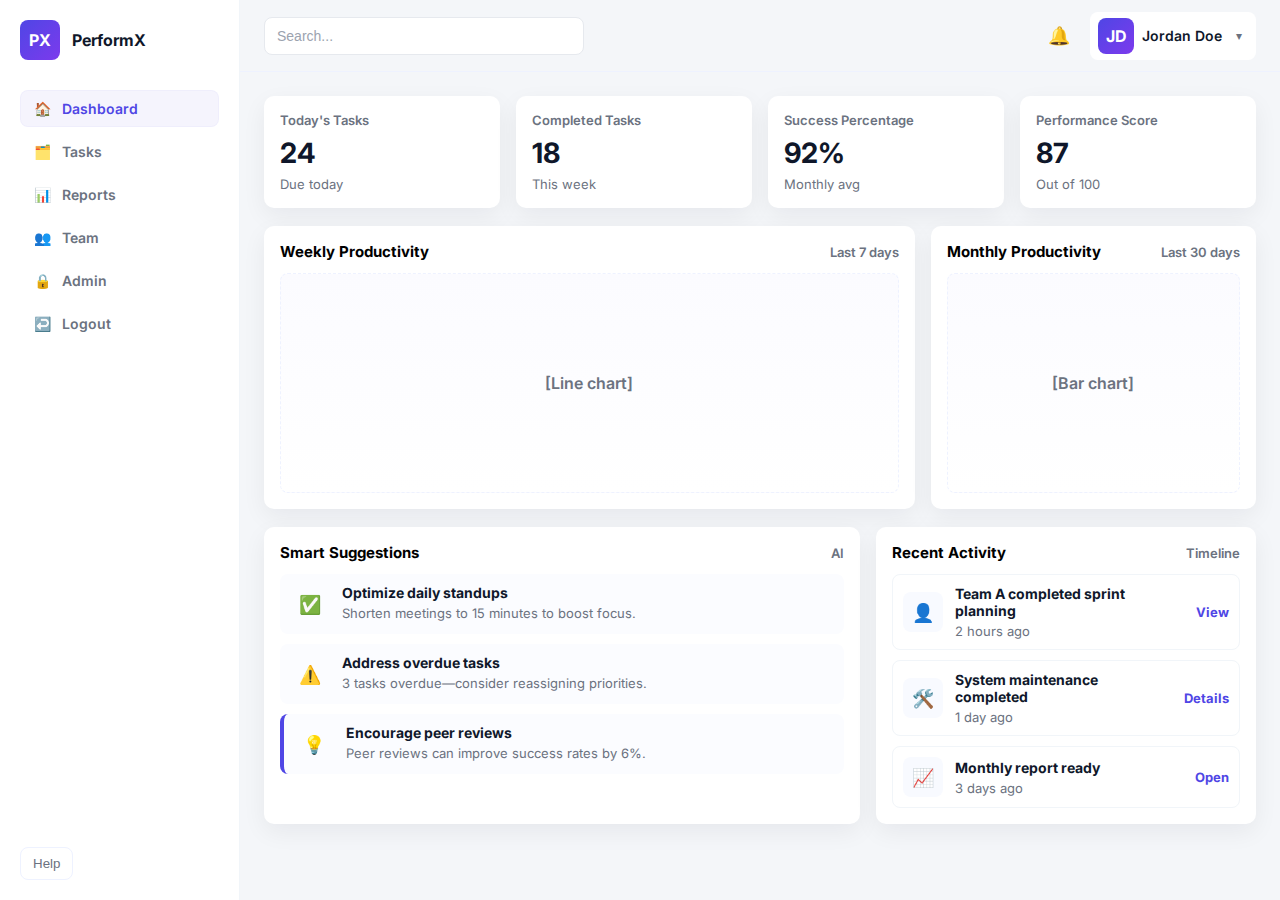
<file: index.html>
<!doctype html>
<html lang="en">
<head>
  <meta charset="utf-8" />
  <meta name="viewport" content="width=device-width,initial-scale=1" />
  <title>PerformX — Dashboard</title>

  <link href="https://fonts.googleapis.com/css2?family=Inter:wght@300;400;600;700&display=swap" rel="stylesheet">
  <link rel="stylesheet" href="style.css">
</head>
<body>
  <div class="app" role="application" aria-label="PerformX dashboard">
    <aside class="sidebar" aria-label="Main navigation">
      <div class="sidebar__brand">
        <div class="logo" aria-hidden="true">PX</div>
        <div class="title">PerformX</div>
      </div>

      <nav class="nav" aria-label="Primary">
        <a class="nav__item active" href="#"><span class="icon" aria-hidden="true">🏠</span><span>Dashboard</span></a>
        <a class="nav__item" href="#"><span class="icon" aria-hidden="true">🗂️</span><span>Tasks</span></a>
        <a class="nav__item" href="#"><span class="icon" aria-hidden="true">📊</span><span>Reports</span></a>
        <a class="nav__item" href="#"><span class="icon" aria-hidden="true">👥</span><span>Team</span></a>
        <a class="nav__item" href="#"><span class="icon" aria-hidden="true">🔒</span><span>Admin</span></a>
        <a class="nav__item" href="#"><span class="icon" aria-hidden="true">↩️</span><span>Logout</span></a>
      </nav>

      <div class="sidebar__footer">
        <button class="btn-ghost" aria-label="Help">Help</button>
      </div>
    </aside>

    <div class="main">
      <header class="topbar" role="banner">
        <div class="search" role="search">
          <input type="search" placeholder="Search..." aria-label="Search" />
        </div>
        <div class="topbar__right">
          <button class="icon-btn" aria-label="Notifications">🔔</button>
          <div class="profile" role="group" aria-label="User profile">
            <div class="avatar" aria-hidden="true">JD</div>
            <div class="profile__name">Jordan Doe</div>
            <button class="chev" aria-label="Open profile menu">▾</button>
          </div>
        </div>
      </header>

      <main class="content" role="main" aria-live="polite">
        <!-- Top stats -->
        <section class="stats-row" aria-label="Key metrics">
          <article class="stat-card" aria-hidden="false">
            <div class="stat-card__label">Today's Tasks</div>
            <div class="stat-card__value">24</div>
            <div class="stat-card__meta">Due today</div>
          </article>

          <article class="stat-card">
            <div class="stat-card__label">Completed Tasks</div>
            <div class="stat-card__value">18</div>
            <div class="stat-card__meta">This week</div>
          </article>

          <article class="stat-card">
            <div class="stat-card__label">Success Percentage</div>
            <div class="stat-card__value">92%</div>
            <div class="stat-card__meta">Monthly avg</div>
          </article>

          <article class="stat-card">
            <div class="stat-card__label">Performance Score</div>
            <div class="stat-card__value">87</div>
            <div class="stat-card__meta">Out of 100</div>
          </article>
        </section>

        <!-- Charts -->
        <section class="charts-row" aria-label="Charts">
          <div class="chart-card" role="region" aria-label="Weekly productivity chart">
            <div class="card-header">
              <h3>Weekly Productivity</h3>
              <div class="card-actions">Last 7 days</div>
            </div>
            <div class="chart-placeholder" aria-hidden="true">[Line chart]</div>
          </div>

          <div class="chart-card" role="region" aria-label="Monthly productivity chart">
            <div class="card-header">
              <h3>Monthly Productivity</h3>
              <div class="card-actions">Last 30 days</div>
            </div>
            <div class="chart-placeholder" aria-hidden="true">[Bar chart]</div>
          </div>
        </section>

        <!-- Bottom panels -->
        <section class="bottom-row" aria-label="Insights and activity">
          <div class="suggestions-card" role="region" aria-label="Smart suggestions">
            <div class="card-header">
              <h3>Smart Suggestions</h3>
              <div class="card-actions">AI</div>
            </div>

            <ul class="suggestions">
              <li class="suggestion success">
                <div class="s-icon" aria-hidden="true">✅</div>
                <div class="s-body">
                  <div class="s-title">Optimize daily standups</div>
                  <div class="s-text">Shorten meetings to 15 minutes to boost focus.</div>
                </div>
              </li>

              <li class="suggestion warning">
                <div class="s-icon" aria-hidden="true">⚠️</div>
                <div class="s-body">
                  <div class="s-title">Address overdue tasks</div>
                  <div class="s-text">3 tasks overdue—consider reassigning priorities.</div>
                </div>
              </li>

              <li class="suggestion info">
                <div class="s-icon" aria-hidden="true">💡</div>
                <div class="s-body">
                  <div class="s-title">Encourage peer reviews</div>
                  <div class="s-text">Peer reviews can improve success rates by 6%.</div>
                </div>
              </li>
            </ul>
          </div>

          <div class="activity-card" role="region" aria-label="Recent activity">
            <div class="card-header">
              <h3>Recent Activity</h3>
              <div class="card-actions">Timeline</div>
            </div>

            <ul class="activity-list">
              <li>
                <div class="act-left" aria-hidden="true">👤</div>
                <div class="act-mid">
                  <div class="act-title">Team A completed sprint planning</div>
                  <div class="act-meta">2 hours ago</div>
                </div>
                <div class="act-right">View</div>
              </li>

              <li>
                <div class="act-left" aria-hidden="true">🛠️</div>
                <div class="act-mid">
                  <div class="act-title">System maintenance completed</div>
                  <div class="act-meta">1 day ago</div>
                </div>
                <div class="act-right">Details</div>
              </li>

              <li>
                <div class="act-left" aria-hidden="true">📈</div>
                <div class="act-mid">
                  <div class="act-title">Monthly report ready</div>
                  <div class="act-meta">3 days ago</div>
                </div>
                <div class="act-right">Open</div>
              </li>
            </ul>
          </div>
        </section>
      </main>
    </div>
  </div>
</body>
</html
</file>
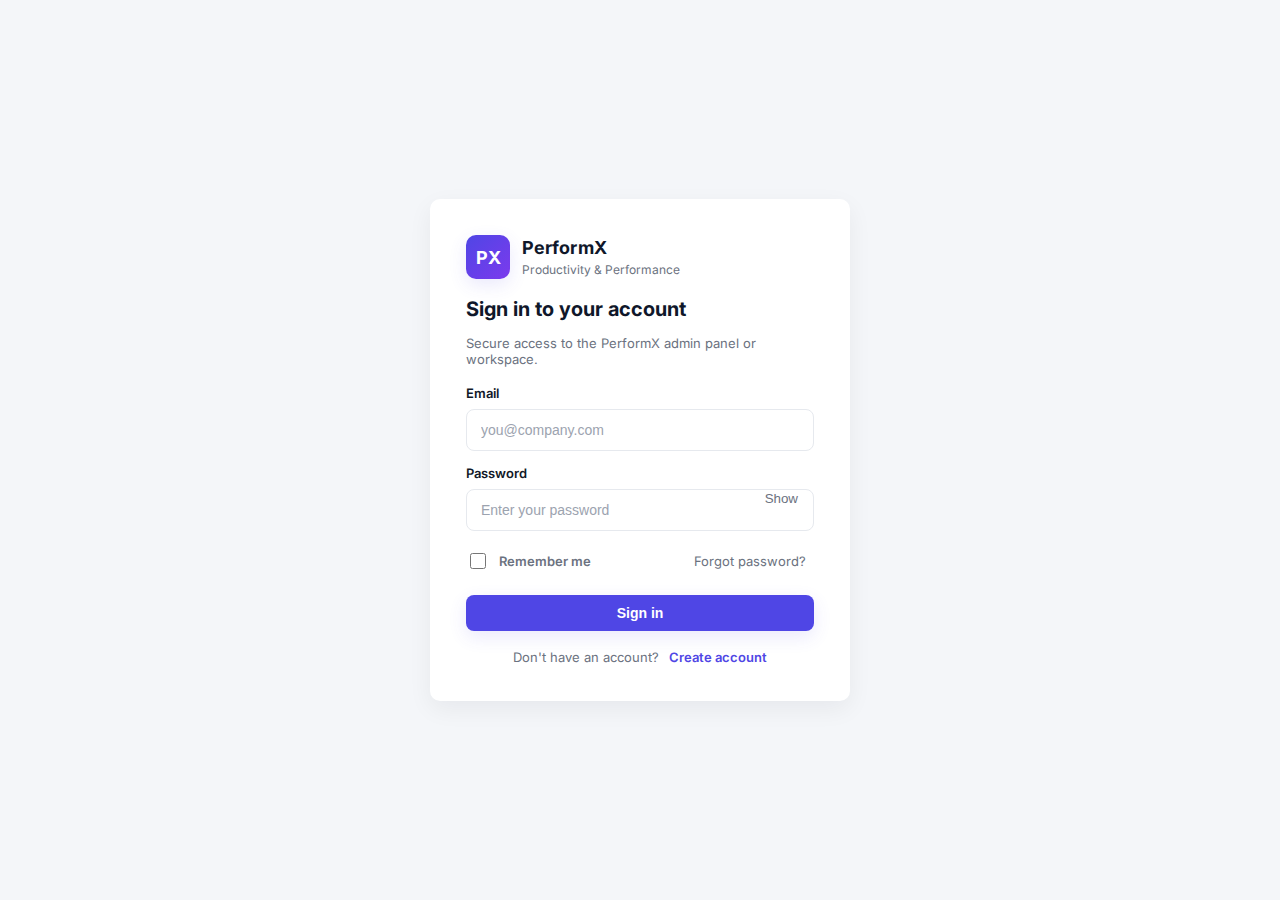
<file: login.html>
<!doctype html>
<html lang="en">
<head>
  <meta charset="utf-8" />
  <meta name="viewport" content="width=device-width,initial-scale=1" />
  <title>PerformX — Login</title>

  <!-- Inter font -->
  <link href="https://fonts.googleapis.com/css2?family=Inter:wght@300;400;600;700&display=swap" rel="stylesheet">

  <!-- External stylesheet -->
  <link rel="stylesheet" href="style.css">
</head>
<body>
  <main class="page" aria-labelledby="login-heading">
    <section class="auth-card" role="region" aria-label="Login to PerformX">
      <div class="brand" aria-hidden="false">
        <div class="brand__logo" aria-hidden="true">PX</div>
        <div>
          <div class="brand__title">PerformX</div>
          <div class="brand__subtitle">Productivity & Performance</div>
        </div>
      </div>

      <h1 id="login-heading" class="heading">Sign in to your account</h1>
      <p class="muted" style="margin:0 0 18px;">Secure access to the PerformX admin panel or workspace.</p>

      <form id="login-form" autocomplete="on" novalidate>
        <div class="field">
          <label for="email">Email</label>
          <input id="email" name="email" type="email" inputmode="email" autocomplete="email" placeholder="you@company.com" required />
        </div>

        <div class="field pw-wrap">
          <label for="password">Password</label>
          <input id="password" name="password" type="password" autocomplete="current-password" placeholder="Enter your password" required />
          <button type="button" class="pw-toggle" aria-label="Toggle password visibility" title="Show password" id="togglePw">Show</button>
        </div>

        <div class="actions" style="margin-top:6px;">
          <label class="remember">
            <input type="checkbox" name="remember" aria-label="Remember me" />
            <span>Remember me</span>
          </label>

          <a class="btn-link" href="#" aria-label="Forgot password">Forgot password?</a>
        </div>

        <div style="margin-top:18px;">
          <button type="submit" class="btn btn-primary" style="width:100%;">Sign in</button>
        </div>
      </form>

      <div class="footer-note">
        Don't have an account?
        <a href="register.html" class="create-link">Create account</a>
      </div>
    </section>
  </main>

  <script>
    // Simple client-side enhancements
    (function(){
      const pw = document.getElementById('password');
      const toggle = document.getElementById('togglePw');

      toggle.addEventListener('click', () => {
        const isPassword = pw.type === 'password';
        pw.type = isPassword ? 'text' : 'password';
        toggle.textContent = isPassword ? 'Hide' : 'Show';
        toggle.title = isPassword ? 'Hide password' : 'Show password';
      });

      // Basic form submit handler (demo only)
      document.getElementById('login-form').addEventListener('submit', function(e){
        e.preventDefault();
        const email = document.getElementById('email').value.trim();
        const password = pw.value.trim();
        if(!email || !password){
          alert('Please enter your email and password.');
          return;
        }
        alert('Signing in...');
      });
    })();
  </script>
</body>
</html>
</file>
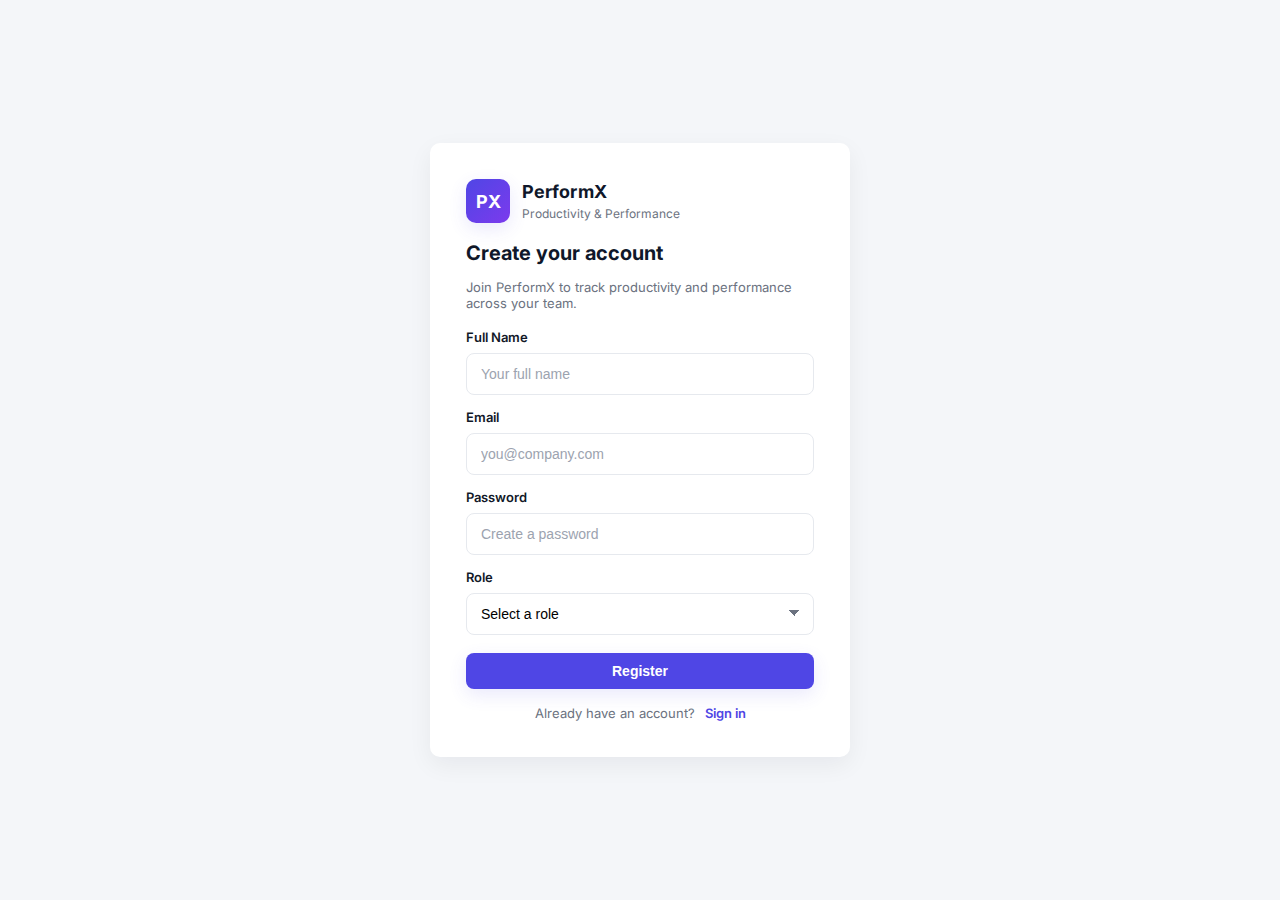
<file: register.html>
<!doctype html>
<html lang="en">
<head>
  <meta charset="utf-8" />
  <meta name="viewport" content="width=device-width,initial-scale=1" />
  <title>PerformX — Register</title>

  <!-- Inter font -->
  <link href="https://fonts.googleapis.com/css2?family=Inter:wght@300;400;600;700&display=swap" rel="stylesheet">

  <!-- External stylesheet -->
  <link rel="stylesheet" href="style.css">
</head>
<body>
  <main class="page" aria-labelledby="register-heading">
    <section class="auth-card" role="region" aria-label="Register for PerformX">
      <div class="brand">
        <div class="brand__logo" aria-hidden="true">PX</div>
        <div>
          <div class="brand__title">PerformX</div>
          <div class="brand__subtitle">Productivity & Performance</div>
        </div>
      </div>

      <h1 id="register-heading" class="heading">Create your account</h1>
      <p class="muted" style="margin:0 0 18px;">Join PerformX to track productivity and performance across your team.</p>

      <form id="register-form" autocomplete="on" novalidate>
        <div class="field">
          <label for="fullname">Full Name</label>
          <input id="fullname" name="fullname" type="text" autocomplete="name" placeholder="Your full name" required />
        </div>

        <div class="field">
          <label for="email">Email</label>
          <input id="email" name="email" type="email" inputmode="email" autocomplete="email" placeholder="you@company.com" required />
        </div>

        <div class="field">
          <label for="password">Password</label>
          <input id="password" name="password" type="password" autocomplete="new-password" placeholder="Create a password" required minlength="8" />
        </div>

        <div class="field">
          <label for="role">Role</label>
          <select id="role" name="role" required>
            <option value="">Select a role</option>
            <option value="personal">Personal</option>
            <option value="employee">Employee</option>
            <option value="manager">Manager</option>
          </select>
        </div>

        <div style="margin-top:18px;">
          <button type="submit" class="btn btn-primary" style="width:100%;">Register</button>
        </div>
      </form>

      <div class="footer-note" style="margin-top:16px;">
        Already have an account?
        <a href="login.html" class="create-link">Sign in</a>
      </div>
    </section>
  </main>

  <script>
    // Minimal client-side behavior (demo only)
    (function(){
      const form = document.getElementById('register-form');

      form.addEventListener('submit', function(e){
        e.preventDefault();
        const fullname = document.getElementById('fullname').value.trim();
        const email = document.getElementById('email').value.trim();
        const password = document.getElementById('password').value;
        const role = document.getElementById('role').value;

        if (!fullname || !email || !password || !role) {
          alert('Please complete all fields.');
          return;
        }
        if (password.length < 8) {
          alert('Password must be at least 8 characters.');
          return;
        }

        // In a real app send data securely to the server
        alert('Account created (demo).');
      });
    })();
  </script>
</body>
</html>
</file>
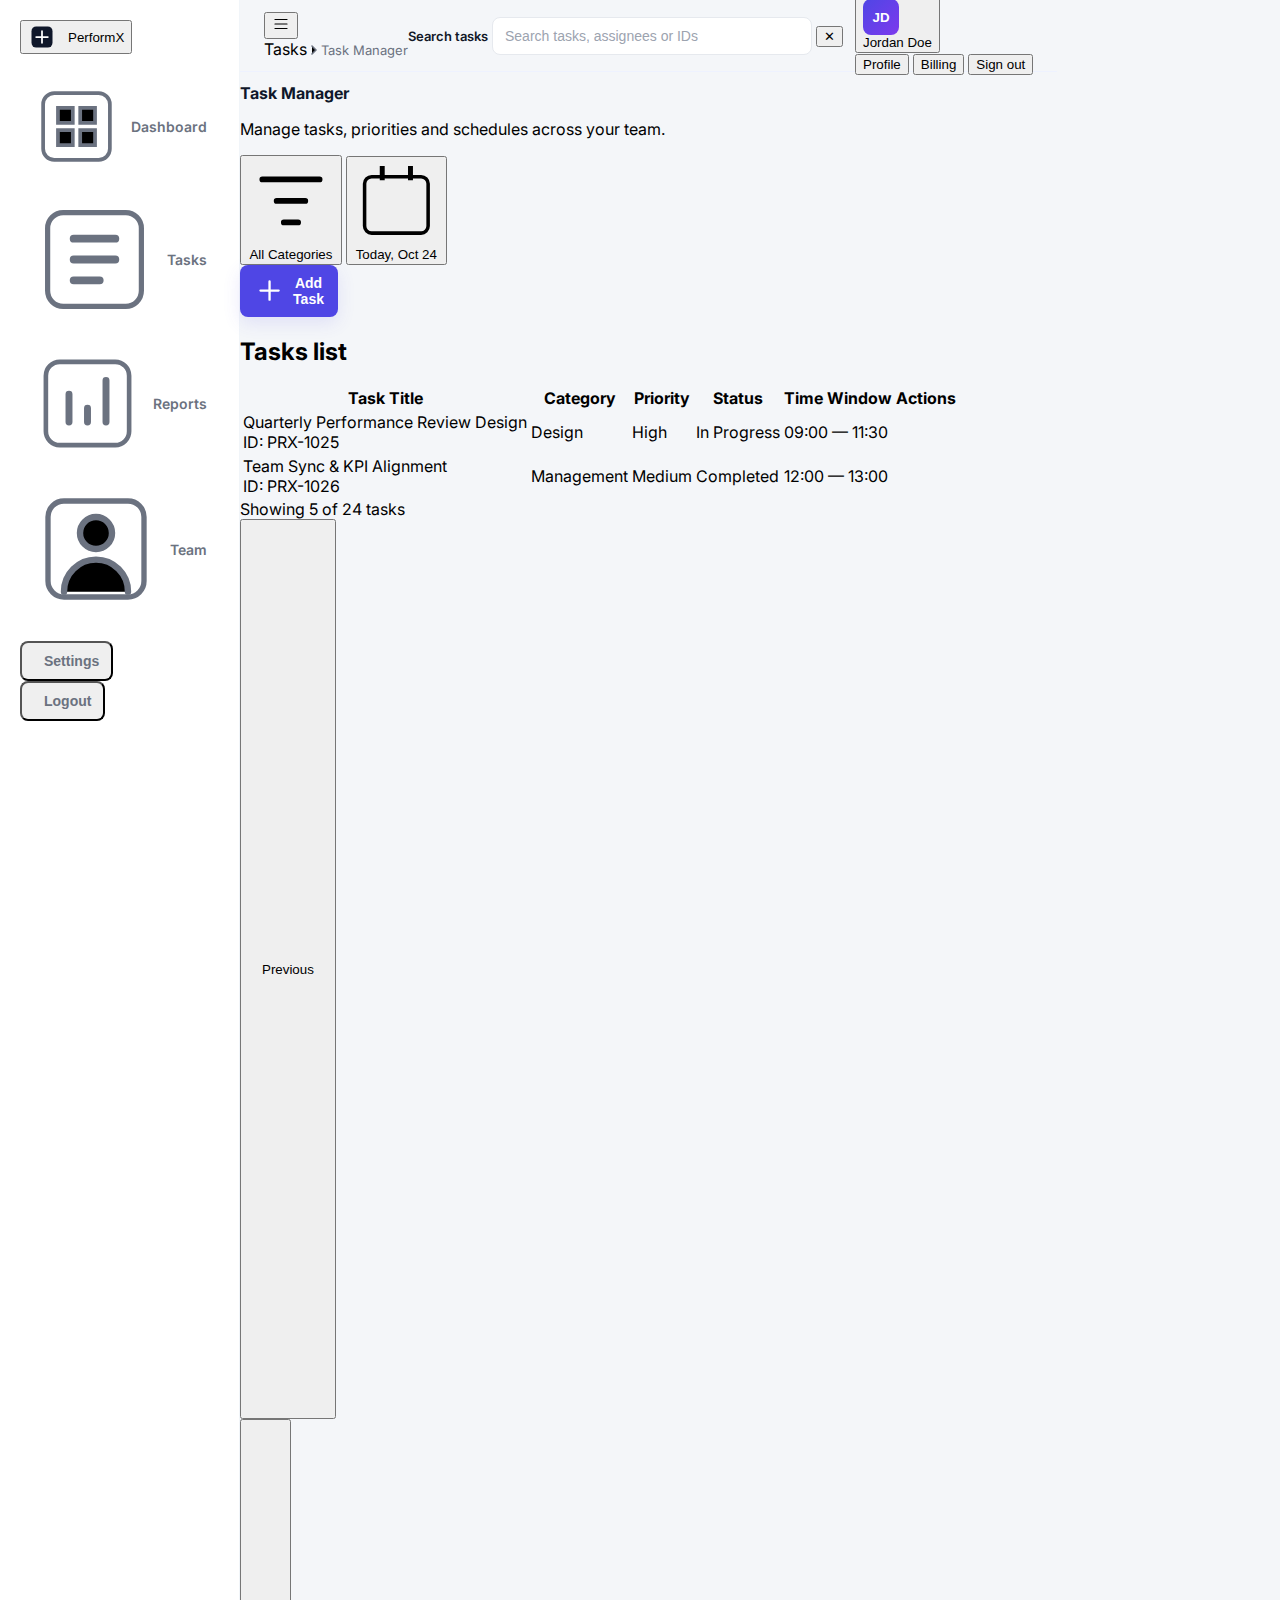
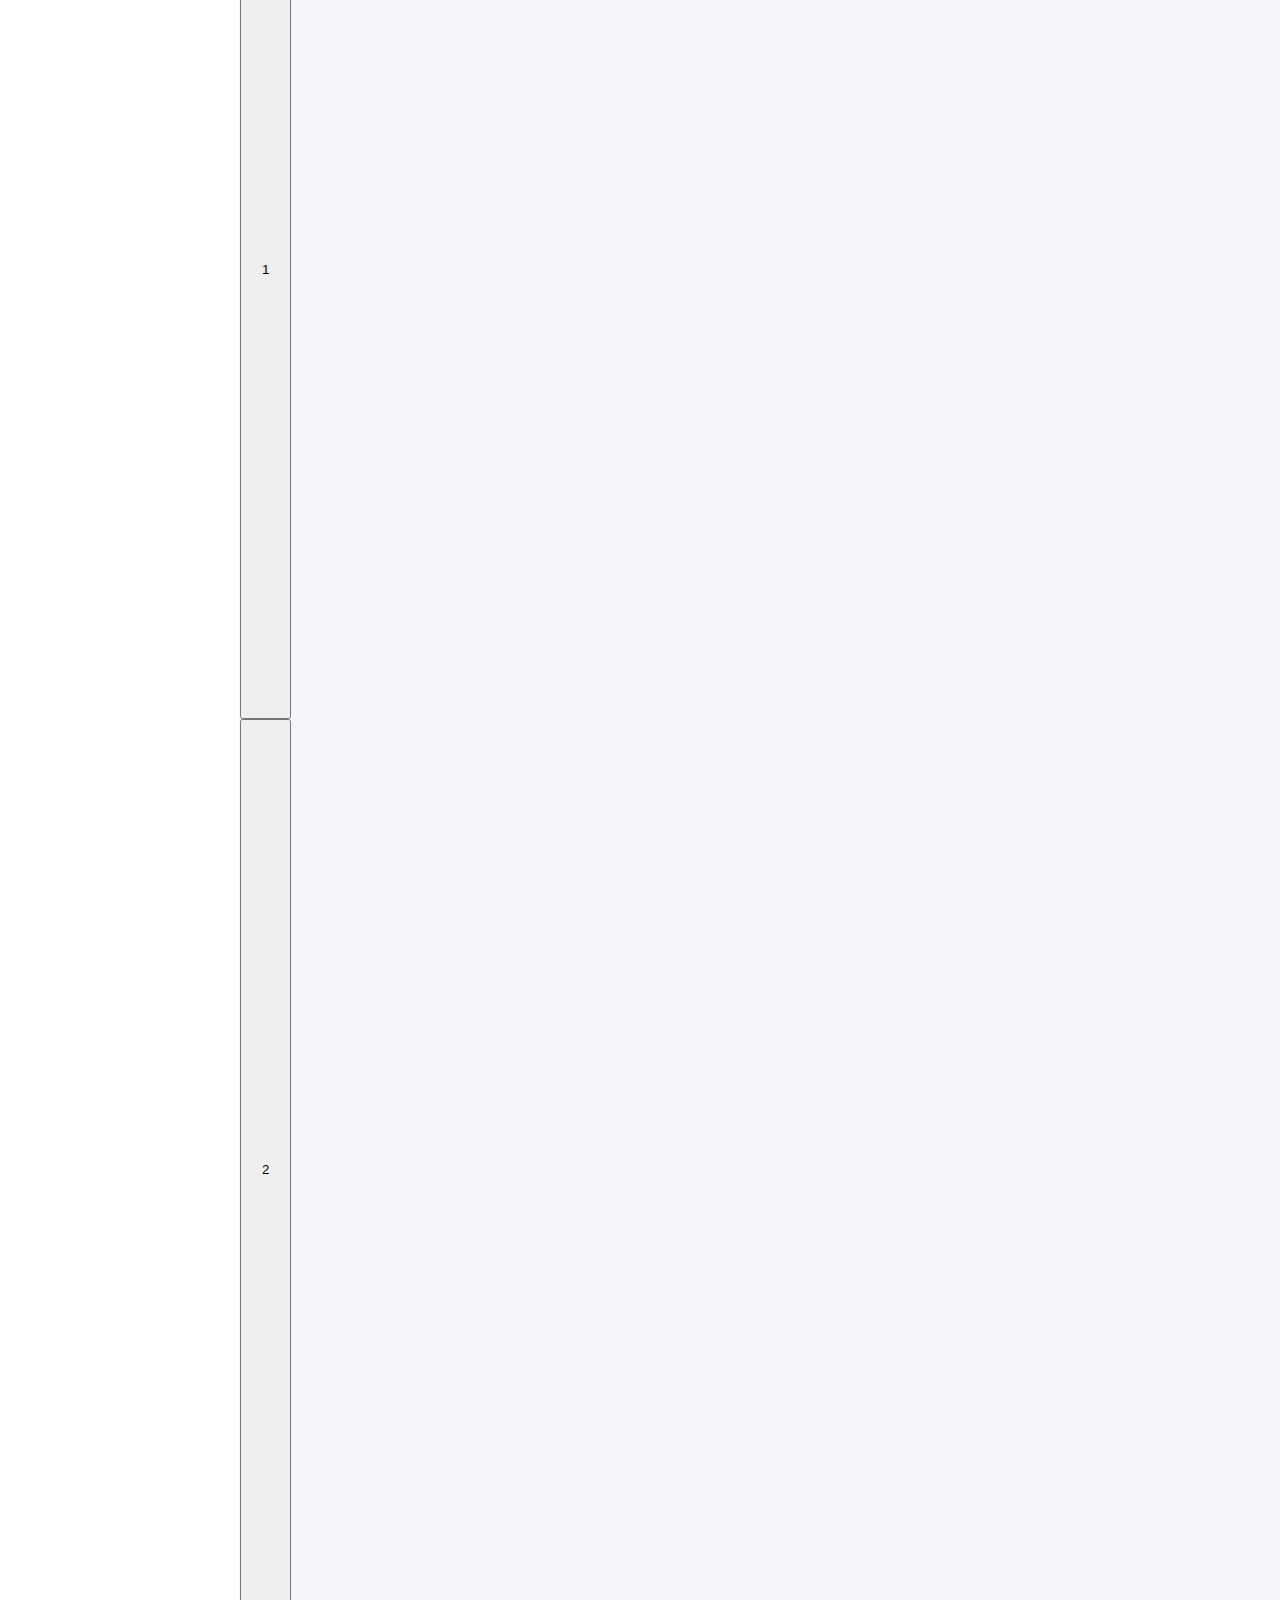
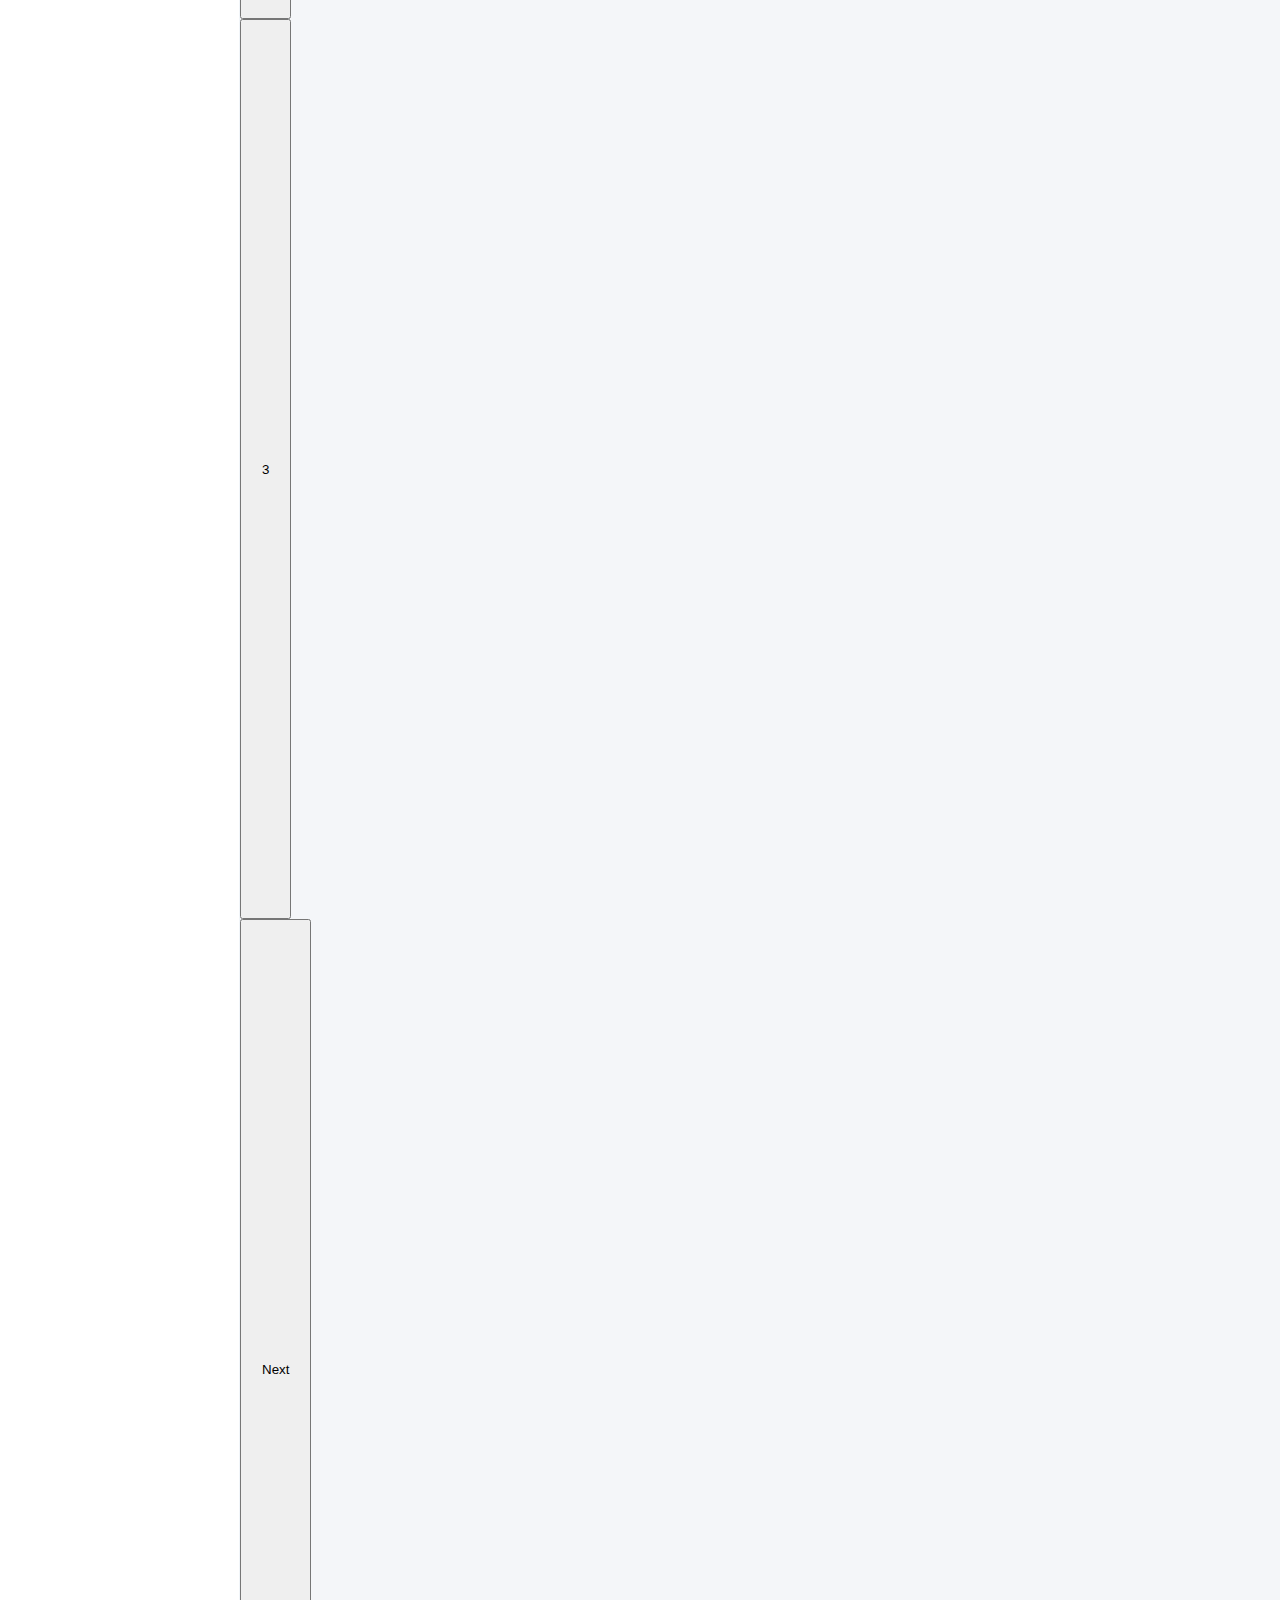
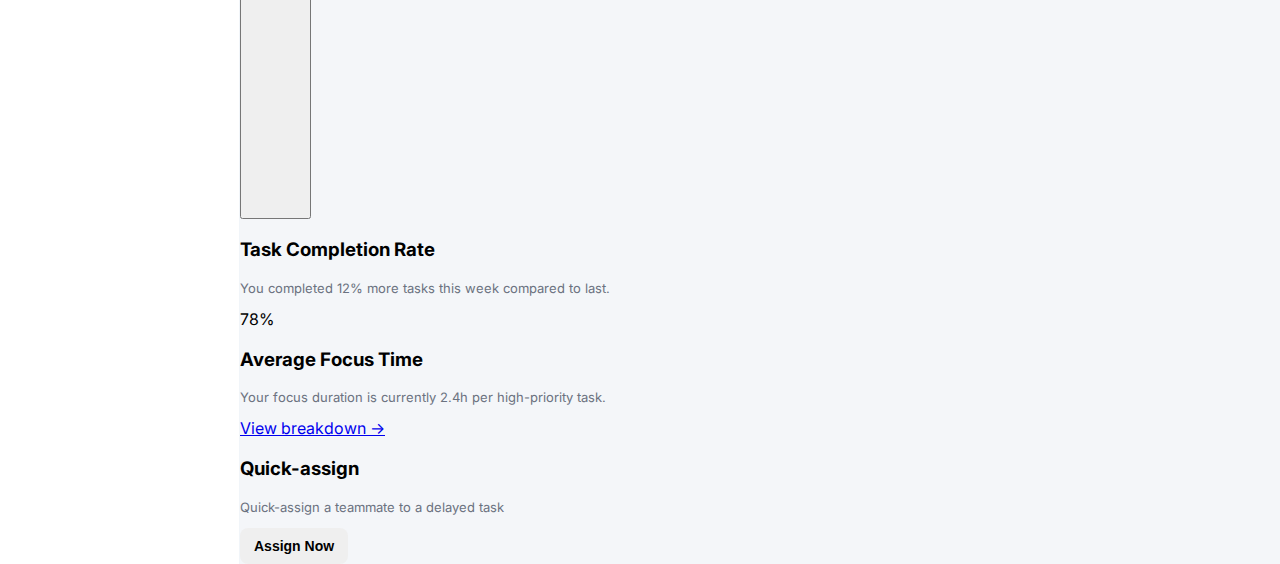
<file: task.html>
<!doctype html>
<html lang="en">

<head>
  <meta charset="utf-8" />
  <meta name="viewport" content="width=device-width,initial-scale=1" />
  <title>PerformX — Tasks (Admin)</title>

  <!-- Inter font -->
  <link href="https://fonts.googleapis.com/css2?family=Inter:wght@300;400;600;700&display=swap" rel="stylesheet">

  <!-- External stylesheet -->
  <link rel="stylesheet" href="style.css">
</head>

<body>
  <div class="app" id="app">
    <aside class="sidebar" id="sidebar" aria-label="Main navigation">
      <div class="sidebar__top">
        <button class="brand" id="brand" aria-label="PerformX home">
          <svg class="brand__icon" width="28" height="28" viewBox="0 0 24 24" aria-hidden="true">
            <rect x="3" y="3" width="18" height="18" rx="4" fill="#0F172A" />
            <path d="M7 12h10M12 7v10" stroke="#fff" stroke-width="1.5" stroke-linecap="round"
              stroke-linejoin="round" />
          </svg>
          <span class="brand__name">PerformX</span>
        </button>

        <nav class="nav" aria-label="Sidebar">
          <a class="nav__item" href="index.html" data-key="dashboard">
            <svg class="nav__icon" viewBox="0 0 24 24" aria-hidden="true">
              <rect x="3" y="3" width="18" height="18" rx="3" fill="none" stroke="currentColor" />
              <path d="M7 7h4v4H7zM13 7h4v4h-4zM7 13h4v4H7zM13 13h4v4h-4z" stroke="currentColor" stroke-width="1" />
            </svg>
            <span class="nav__label">Dashboard</span>
          </a>

          <a class="nav__item nav__item--active" href="#" data-key="tasks" aria-current="page">
            <svg class="nav__icon" viewBox="0 0 24 24" aria-hidden="true">
              <rect x="3" y="3" width="18" height="18" rx="3" fill="none" stroke="currentColor" />
              <path d="M8 12h8M8 8h8M8 16h5" stroke="currentColor" stroke-width="1.5" stroke-linecap="round" />
            </svg>
            <span class="nav__label">Tasks</span>
          </a>

          <a class="nav__item" href="#" data-key="reports">
            <svg class="nav__icon" viewBox="0 0 24 24" aria-hidden="true">
              <rect x="3" y="3" width="18" height="18" rx="3" fill="none" stroke="currentColor" />
              <path d="M8 16v-6M12 16v-3M16 16v-9" stroke="currentColor" stroke-width="1.5" stroke-linecap="round" />
            </svg>
            <span class="nav__label">Reports</span>
          </a>

          <a class="nav__item" href="#" data-key="team">
            <svg class="nav__icon" viewBox="0 0 24 24" aria-hidden="true">
              <rect x="3" y="3" width="18" height="18" rx="3" fill="none" stroke="currentColor" />
              <path d="M12 12a3 3 0 1 0 0-6 3 3 0 0 0 0 6zm-6 8a4 4 0 0 1 12 0" stroke="currentColor" stroke-width="1.2"
                stroke-linecap="round" stroke-linejoin="round" />
            </svg>
            <span class="nav__label">Team</span>
          </a>
        </nav>
      </div>

      <div class="sidebar__bottom">
        <button class="nav__item" id="settingsBtn">
          <svg class="nav__icon" viewBox="0 0 24 24" aria-hidden="true">
            <rect x="3" y="3" width="18" height="18" rx="3" fill="none" stroke="currentColor" />
            <path d="M12 8v8M8 12h8" stroke="currentColor" stroke-width="1.5" stroke-linecap="round" />
          </svg>
          <span class="nav__label">Settings</span>
        </button>

        <button class="nav__item nav__logout" id="logoutBtn">
          <svg class="nav__icon" viewBox="0 0 24 24" aria-hidden="true">
            <rect x="3" y="3" width="18" height="18" rx="3" fill="none" stroke="currentColor" />
            <path d="M10 8l4 4-4 4M14 12H6" stroke="currentColor" stroke-width="1.3" stroke-linecap="round"
              stroke-linejoin="round" />
          </svg>
          <span class="nav__label">Logout</span>
        </button>
      </div>
    </aside>

    <div class="workspace">
      <header class="topbar">
        <div class="topbar__left">
          <button class="sidebar-toggle" id="sidebarToggle" aria-label="Toggle sidebar" aria-expanded="true">
            <svg width="18" height="18" viewBox="0 0 24 24" aria-hidden="true">
              <path d="M4 6h16M4 12h16M4 18h16" stroke="currentColor" stroke-width="1.6" stroke-linecap="round"></path>
            </svg>
          </button>

          <div class="breadcrumbs" aria-hidden="true">
            <span>Tasks</span>
            <svg width="6" height="10" viewBox="0 0 6 10" class="chev" aria-hidden="true">
              <path d="M1 1l4 4-4 4" stroke="currentColor" stroke-width="1.6" stroke-linecap="round"
                stroke-linejoin="round" />
            </svg>
            <span class="muted">Task Manager</span>
          </div>
        </div>

        <div class="topbar__right">
          <div class="search">
            <label for="search" class="sr-only">Search tasks</label>
            <input id="search" type="search" placeholder="Search tasks, assignees or IDs" />
            <button class="search-clear" id="searchClear" aria-label="Clear search" title="Clear">✕</button>
          </div>

          <div class="profile-menu" id="profileMenu">
            <button class="profile-btn" aria-haspopup="true" aria-expanded="false">
              <span class="avatar">JD</span>
              <span class="profile-name">Jordan Doe</span>
             
            </button>
            <div class="profile-popover" role="menu" aria-hidden="true">
              <button role="menuitem">Profile</button>
              <button role="menuitem">Billing</button>
              <button role="menuitem">Sign out</button>
            </div>
          </div>
        </div>
      </header>

      <main class="main" id="main" tabindex="-1">
        <section class="page-header">
          <div>
            <h1 class="title">Task Manager</h1>
            <p class="subtitle">Manage tasks, priorities and schedules across your team.</p>
          </div>

          <div class="page-actions">
            <div class="filters">
              <button class="filter-btn"><svg class="icon" viewBox="0 0 24 24">
                  <path d="M4 6h16M8 12h8M10 18h4" stroke="currentColor" stroke-width="1.6" stroke-linecap="round" />
                </svg> All Categories</button>
              <button class="filter-btn"><svg class="icon" viewBox="0 0 24 24">
                  <rect x="3" y="5" width="18" height="16" rx="2" stroke="currentColor" fill="none" />
                  <path d="M8 2v4M16 2v4" stroke="currentColor" stroke-width="1.4" />
                </svg> Today, Oct 24</button>
            </div>

            <button class="btn btn-primary" id="addTaskBtn"><svg class="icon" viewBox="0 0 24 24">
                <path d="M12 5v14M5 12h14" stroke="currentColor" stroke-width="1.8" stroke-linecap="round" />
              </svg> Add Task</button>
          </div>
        </section>

        <section class="card table-card" aria-labelledby="tasks-heading">
          <h2 id="tasks-heading" class="sr-only">Tasks list</h2>

          <div class="table-wrap">
            <table class="tasks-table" role="table" aria-label="Tasks">
              <thead>
                <tr>
                  <th>Task Title</th>
                  <th>Category</th>
                  <th>Priority</th>
                  <th>Status</th>
                  <th>Time Window</th>
                  <th class="text-right">Actions</th>
                </tr>
              </thead>

              <tbody>
                <tr>
                  <td class="task-title">
                    <div class="t-name">Quarterly Performance Review Design</div>
                    <div class="t-id">ID: PRX-1025</div>
                  </td>
                  <td><span class="badge">Design</span></td>
                  <td><span class="pill pill--high">High</span></td>
                  <td><span class="status status--inprogress">In Progress</span></td>
                  <td class="mono">09:00 — 11:30</td>
                  <td class="text-right">
                    <button class="icon-btn" aria-label="Edit"><svg viewBox="0 0 24 24">
                        <path d="M7 17l6-6 3 3-6 6H7z" stroke="currentColor" stroke-width="1.2" fill="none" />
                      </svg></button>
                    <button class="icon-btn" aria-label="Complete"><svg viewBox="0 0 24 24">
                        <path d="M7 12l3 3 7-7" stroke="currentColor" stroke-width="1.6" fill="none"
                          stroke-linecap="round" />
                      </svg></button>
                   
                  </td>
                </tr>

                <!-- Additional rows (shortened for brevity) -->
                <tr>
                  <td class="task-title">
                    <div class="t-name">Team Sync &amp; KPI Alignment</div>
                    <div class="t-id">ID: PRX-1026</div>
                  </td>
                  <td><span class="badge">Management</span></td>
                  <td><span class="pill pill--medium">Medium</span></td>
                  <td><span class="status status--completed">Completed</span></td>
                  <td class="mono">12:00 — 13:00</td>
                  <td class="text-right">
                    <button class="icon-btn" aria-label="Edit"><svg viewBox="0 0 24 24">
                        <path d="M7 17l6-6 3 3-6 6H7z" stroke="currentColor" stroke-width="1.2" fill="none" />
                      </svg></button>
                    <button class="icon-btn" aria-label="Complete"><svg viewBox="0 0 24 24">
                        <path d="M7 12l3 3 7-7" stroke="currentColor" stroke-width="1.6" fill="none"
                          stroke-linecap="round" />
                      </svg></button>
                    <button class="icon-btn" aria-label="Delete"><svg viewBox="0 0 24 24">
                        <path d="M9 7h6M6 7l1 12a2 2 0 0 0 2 2h6a2 2 0 0 0 2-2l1-12" stroke="currentColor"
                          stroke-width="1.2" fill="none" stroke-linecap="round" />
                      </svg></button>
                  </td>
                </tr>

                <!-- ...more rows as needed -->
              </tbody>
            </table>
          </div>

          <div class="table-footer">
            <div class="table-info">Showing 5 of 24 tasks</div>
            <div class="pagination" role="navigation" aria-label="Pagination">
              <button class="page">Previous</button>
              <button class="page page--active" aria-current="page">1</button>
              <button class="page">2</button>
              <button class="page">3</button>
              <button class="page">Next</button>
            </div>
          </div>
        </section>

        <section class="cards-row" aria-label="Insights">
          <article class="info-card">
            <div class="info-head">
              <div class="square-icon" aria-hidden="true"></div>
              <h3>Task Completion Rate</h3>
            </div>
            <p class="muted">You completed 12% more tasks this week compared to last.</p>
            <div class="progress">
              <div class="progress__bar" style="width:78%"></div>
            </div>
            <div class="progress__label">78%</div>
          </article>

          <article class="info-card">
            <div class="info-head">
              <div class="square-icon" aria-hidden="true"></div>
              <h3>Average Focus Time</h3>
            </div>
            <p class="muted">Your focus duration is currently 2.4h per high-priority task.</p>
            <a class="link" href="#">View breakdown →</a>
          </article>

          <article class="info-card info-card--outline">
            <div class="info-head">
              <div class="square-icon" aria-hidden="true"></div>
              <h3>Quick-assign</h3>
            </div>
            <p class="muted">Quick-assign a teammate to a delayed task</p>
            <button class="btn btn-outline">Assign Now</button>
          </article>
        </section>
      </main>
    </div>
  </div>

  <script>
    // Small interactive behaviors to make the layout advanced and usable.
    (function () {
      const sidebar = document.getElementById('sidebar');
      const toggle = document.getElementById('sidebarToggle');
      const app = document.getElementById('app');
      const profileBtn = document.querySelector('.profile-btn');
      const popover = document.querySelector('.profile-popover');
      const search = document.getElementById('search');
      const searchClear = document.getElementById('searchClear');

      toggle.addEventListener('click', () => {
        const collapsed = sidebar.classList.toggle('collapsed');
        toggle.setAttribute('aria-expanded', String(!collapsed));
        app.classList.toggle('sidebar-collapsed', collapsed);
      });

      // Profile popover simple toggle
      profileBtn && profileBtn.addEventListener('click', (e) => {
        const visible = popover.getAttribute('aria-hidden') === 'false';
        popover.setAttribute('aria-hidden', String(visible));
        profileBtn.setAttribute('aria-expanded', String(!visible));
      });

      // Search clear
      searchClear.addEventListener('click', () => {
        search.value = '';
        search.focus();
        searchClear.style.opacity = 0;
      });
      search.addEventListener('input', () => {
        searchClear.style.opacity = search.value ? 1 : 0;
      });

      // Keyboard: ESC closes popovers and collapse sidebar
      document.addEventListener('keydown', (e) => {
        if (e.key === 'Escape') {
          sidebar.classList.remove('collapsed');
          app.classList.remove('sidebar-collapsed');
          popover && popover.setAttribute('aria-hidden', 'true');
          profileBtn && profileBtn.setAttribute('aria-expanded', 'false');
          toggle && toggle.setAttribute('aria-expanded', 'true');
        }
      });
    })();
  </script>
</body>

</html>
</file>
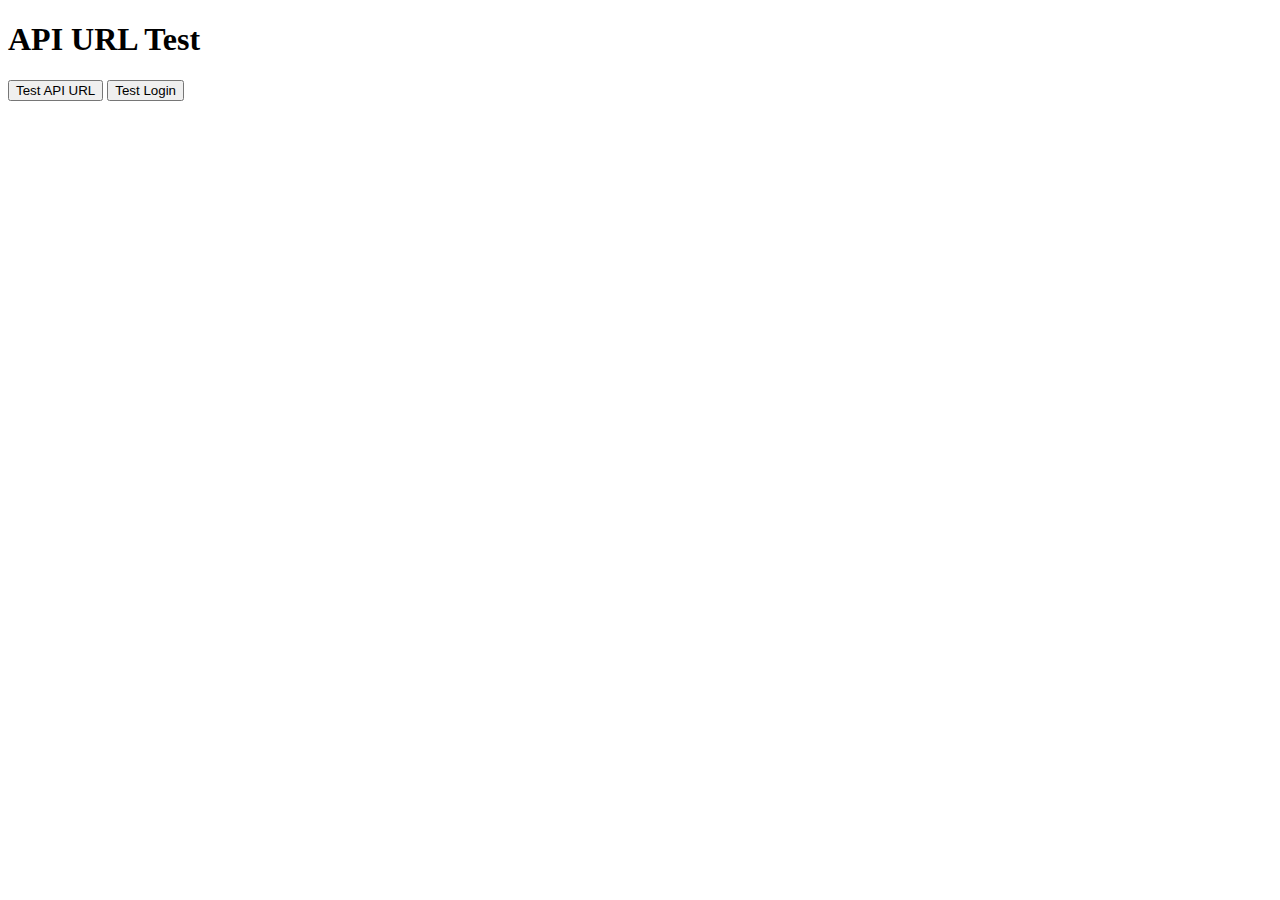
<file: test-api.html>
<!DOCTYPE html>
<html>
<head>
    <title>API Test</title>
</head>
<body>
    <h1>API URL Test</h1>
    <button onclick="testApiUrl()">Test API URL</button>
    <button onclick="testLogin()">Test Login</button>
    <div id="results"></div>

    <script src="./assets/js/api-config.js"></script>
    <script>
        function testApiUrl() {
            const url = window.apiUrl('auth/login.php');
            document.getElementById('results').innerHTML = `
                <h3>API URL Test</h3>
                <p><strong>Generated URL:</strong> ${url}</p>
                <p><strong>Current Origin:</strong> ${window.location.origin}</p>
                <p><strong>Current Path:</strong> ${window.location.pathname}</p>
            `;
        }

        async function testLogin() {
            const url = window.apiUrl('auth/login.php');
            const testData = {
                email: 'test@example.com',
                password: 'test123'
            };

            try {
                const response = await fetch(url, {
                    method: 'POST',
                    headers: { 'Content-Type': 'application/json' },
                    body: JSON.stringify(testData)
                });

                const result = await response.json();
                document.getElementById('results').innerHTML = `
                    <h3>Login Test</h3>
                    <p><strong>URL:</strong> ${url}</p>
                    <p><strong>Status:</strong> ${response.status}</p>
                    <p><strong>Response:</strong> <pre>${JSON.stringify(result, null, 2)}</pre></p>
                `;
            } catch (error) {
                document.getElementById('results').innerHTML = `
                    <h3>Login Test Error</h3>
                    <p><strong>Error:</strong> ${error.message}</p>
                `;
            }
        }
    </script>
</body>
</html>
</file>
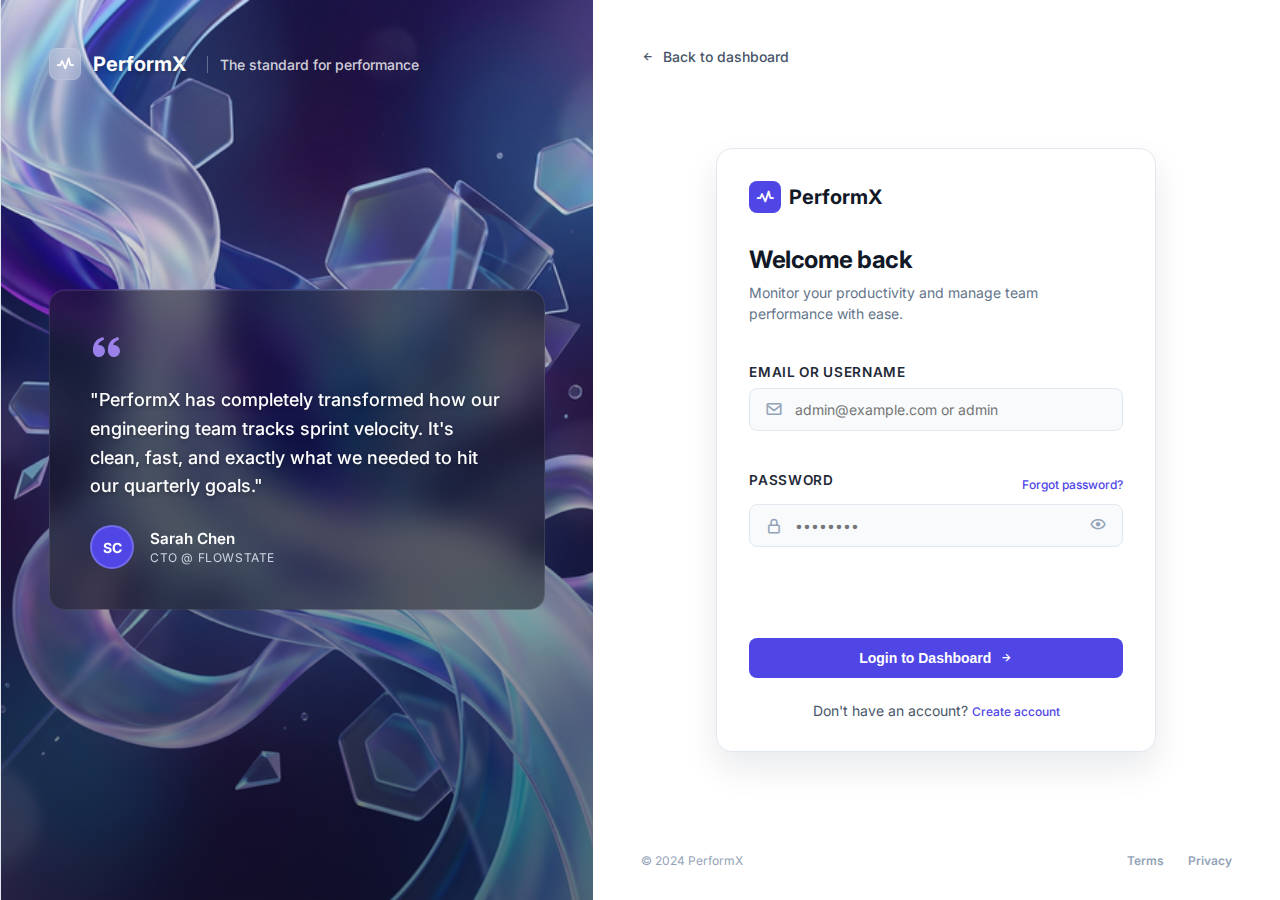
<file: admin/settings.html>
<!doctype html>
<html lang="en">
<head>
  <meta charset="utf-8" />
  <meta name="viewport" content="width=device-width, initial-scale=1.0" />
  <title>PerformX Admin — Settings</title>

  <link href="https://fonts.googleapis.com/css2?family=Inter:wght@400;500;600;700&display=swap" rel="stylesheet">
  <link href="https://unpkg.com/boxicons@2.1.4/css/boxicons.min.css" rel="stylesheet">

  <link rel="stylesheet" href="../assets/css/style.css">
  <link rel="stylesheet" href="../assets/css/admin.css">
  <link rel="stylesheet" href="../assets/css/dark-mode.css">
  <link rel="stylesheet" href="../assets/css/modal.css">
</head>
<body>
<div id="page-content">

  <div class="sidebar-backdrop" data-sidebar-backdrop></div>

  <!-- Sidebar -->
  <aside id="performx-sidebar" class="sidebar closed">
    <div class="sidebar-header">
      <a href="../index.html" class="brand-logo admin-brand">
        <div class="logo-icon"><i class='bx bx-hive'></i></div>
        <span class="brand-name">PerformX Admin</span>
      </a>
    </div>

    <nav class="nav-menu">
      <a href="users.html" class="nav-item">
        <i class='bx bx-group'></i> User Management
      </a>
      <a href="compliance.html" class="nav-item">
        <i class='bx bx-check-shield'></i> Compliance Vault
      </a>
      <a href="logs.html" class="nav-item">
        <i class='bx bx-file'></i> System Logs
      </a>
      <a href="settings.html" class="nav-item active">
        <i class='bx bx-cog'></i> Admin Settings
      </a>
    </nav>

    <div class="sidebar-footer">
      <a href="../auth/login.html" class="nav-item">
        <i class='bx bx-log-out'></i> Sign Out
      </a>
    </div>
  </aside>

  <!-- Main Content -->
  <main class="main-content">

    <!-- Topbar -->
    <header class="topbar">
      <button class="sidebar-toggle" type="button" id="sidebarToggle" aria-controls="performx-sidebar" aria-label="Toggle sidebar" aria-expanded="false">
        <span class="hamburger" aria-hidden="true">☰</span>
      </button>
      <div style="font-weight: 600; font-size: 1.125rem;">Admin Settings</div>
      <div class="search-bar" style="margin-right: auto; margin-left: 2rem;">
        <i class='bx bx-search'></i>
        <input type="text" placeholder="Search resources...">
      </div>

      <div class="topbar-right">
        <button class="icon-action" id="adminSettingsNotifyBtn">
          <i class='bx bx-bell'></i>
        </button>
        <button class="icon-action" id="themeToggle">
          <i class='bx bx-moon' id="themeIcon"></i>
        </button>

        <div class="user-profile">
          <div class="user-info">
            <span class="user-name" id="topbar-user-name"></span>
            <span class="user-role" id="topbar-user-role"></span>
          </div>
          <img src=""
            alt="Admin" class="user-avatar" width="36" height="36">
        </div>
      </div>
    </header>

    <!-- Page Content -->
    <div class="page-wrapper">

      <!-- Header -->
      <div class="page-header">
        <div class="page-title">
          <h1>System Configuration</h1>
          <p>Manage global security, access levels, and infrastructure settings.</p>
        </div>

        <div class="header-actions">
          <button class="btn" id="adminSettingsAuditBtn">
            Download Audit Report
          </button>
          <button class="btn btn-primary" id="adminSettingsSaveBtn">
            <i class='bx bx-save'></i> Save All Changes
          </button>
        </div>
      </div>

      <!-- Settings Grid -->
      <div class="settings-grid">
        
        <!-- Left Column -->
        <div>
          <!-- Security Governance -->
          <div class="settings-card">
            <h3 style="font-size: 1.125rem; font-weight: 700; margin-bottom: 0.25rem; display:flex; align-items:center; gap:0.5rem;">
              <i class='bx bx-lock-alt' style="color:#4F46E5;"></i> Security Governance
            </h3>
            <p style="font-size: 0.875rem; color: #6B7280; margin-bottom: 2rem;">Configure authentication requirements and password policies.</p>

            <div style="background: #F9FAFB; border: 1px solid #E5E7EB; border-radius: 8px; padding: 1.25rem; display: flex; justify-content: space-between; align-items: center; margin-bottom: 2rem;">
              <div>
                <h4 style="font-size:0.95rem; font-weight:600; color:#111827; margin-bottom:0.25rem;">Enforce Multi-Factor Authentication (MFA)</h4>
                <p style="font-size:0.875rem; color:#4F46E5;">Require MFA for all administrative account logins.</p>
              </div>
              <div class="toggle-switch active"></div>
            </div>

            <div class="slider-container">
              <div style="display: flex; justify-content: space-between; align-items: center; margin-bottom: 1rem;">
                <span style="font-size:0.95rem; font-weight:600; color:#111827;">Minimum Password Complexity Score</span>
                <span style="background: #EEF2FF; color: #4F46E5; padding: 0.25rem 0.5rem; border-radius: 9999px; font-size: 0.75rem; font-weight: 700;">75%</span>
              </div>
              
              <!-- Dummy visual slider to match design -->
              <div style="position:relative; width:100%; height:6px; background:#E5E7EB; border-radius:999px;">
                <div style="position:absolute; left:0; top:0; height:100%; width:75%; background:#4F46E5; border-radius:999px;"></div>
                <div style="position:absolute; left:75%; top:-7px; width:20px; height:20px; background:white; border:2px solid #4F46E5; border-radius:50%; margin-left:-10px; cursor:pointer;"></div>
              </div>
              <div class="slider-labels">
                <span>STANDARD</span>
                <span style="margin-left: 20%;">STRICT</span>
                <span>ENTERPRISE GRADE</span>
              </div>
            </div>

            <div class="input-grid" style="margin-bottom: 2rem;">
              <div>
                <label style="display:block; font-size:0.75rem; font-weight:700; color:#4B5563; margin-bottom:0.5rem; text-transform:uppercase;">SESSION TIMEOUT (MIN)</label>
                <input type="text" id="adminSessionTimeout" class="admin-input" value="30">
              </div>
              <div>
                <label style="display:block; font-size:0.75rem; font-weight:700; color:#4B5563; margin-bottom:0.5rem; text-transform:uppercase;">LOGIN ATTEMPT LIMIT</label>
                <input type="text" id="adminLoginAttempts" class="admin-input" value="5">
              </div>
            </div>

            <div style="display: flex; justify-content: space-between; align-items: center; border-top: 1px solid #F3F4F6; padding-top: 1.5rem; font-size: 0.75rem;">
              <span style="color: #9CA3AF;">Last updated: Oct 24, 2023 by System</span>
              <a href="#" id="adminSettingsUpdateLogsLink" style="color: #4F46E5; text-decoration: none; font-weight: 500;">Update Security Logs</a>
            </div>
          </div>

          <!-- Access Controls (RBAC) -->
          <div class="settings-card">
            <h3 style="font-size: 1.125rem; font-weight: 700; margin-bottom: 0.25rem; display:flex; align-items:center; gap:0.5rem;">
              <i class='bx bx-group' style="color:#4F46E5;"></i> Access Controls (RBAC)
            </h3>
            <p style="font-size: 0.875rem; color: #6B7280; margin-bottom: 1.5rem;">Manage administrative roles and functional permissions mapping.</p>

            <div class="table-card" style="border:none; box-shadow:none; margin-bottom: 1.5rem;">
              <table id="adminRbacTable" style="width: 100%; border-collapse: collapse;">
                <thead>
                  <tr>
                    <th style="text-align:left; font-size:0.875rem; color:#4B5563; font-weight:600; padding-bottom:1rem; border-bottom:1px solid #F3F4F6;">Role Name</th>
                    <th style="text-align:left; font-size:0.875rem; color:#4B5563; font-weight:600; padding-bottom:1rem; border-bottom:1px solid #F3F4F6;">Primary Permissions</th>
                    <th style="text-align:right; font-size:0.875rem; color:#4B5563; font-weight:600; padding-bottom:1rem; border-bottom:1px solid #F3F4F6;">Action</th>
                  </tr>
                </thead>
                <tbody>
                <tr>
                  <td style="padding: 1rem 0; border-bottom: 1px solid #F3F4F6;">
                    <div style="font-size:0.95rem; font-weight:600; color:#111827; margin-bottom:0.25rem;">Super Admin</div>
                    <div style="font-size:0.75rem; font-weight:600; text-transform:uppercase; color:#6B7280;">GLOBAL SCOPE</div>
                  </td>
                  <td style="padding: 1rem 0; border-bottom: 1px solid #F3F4F6;">
                    <span style="background: #F3F4F6; color: #4B5563; padding: 0.35rem 0.75rem; border-radius: 9999px; font-size: 0.75rem; font-weight: 600;">Full System Access</span>
                  </td>
                  <td style="padding: 1rem 0; border-bottom: 1px solid #F3F4F6; text-align:right;">
                    <i class='bx bx-chevron-right' style="color:#9CA3AF; cursor:pointer;"></i>
                  </td>
                </tr>
                <tr>
                  <td style="padding: 1rem 0; border-bottom: 1px solid #F3F4F6;">
                    <div style="font-size:0.95rem; font-weight:600; color:#111827; margin-bottom:0.25rem;">Compliance Officer</div>
                    <div style="font-size:0.75rem; font-weight:600; text-transform:uppercase; color:#6B7280;">GOVERNANCE SCOPE</div>
                  </td>
                  <td style="padding: 1rem 0; border-bottom: 1px solid #F3F4F6;">
                    <span style="background: #F3F4F6; color: #4B5563; padding: 0.35rem 0.75rem; border-radius: 9999px; font-size: 0.75rem; font-weight: 600;">Vault Access, Audit Logs</span>
                  </td>
                  <td style="padding: 1rem 0; border-bottom: 1px solid #F3F4F6; text-align:right;">
                    <i class='bx bx-chevron-right' style="color:#9CA3AF; cursor:pointer;"></i>
                  </td>
                </tr>
                <tr>
                  <td style="padding: 1rem 0; border-bottom: 1px solid #F3F4F6;">
                    <div style="font-size:0.95rem; font-weight:600; color:#111827; margin-bottom:0.25rem;">System Analyst</div>
                    <div style="font-size:0.75rem; font-weight:600; text-transform:uppercase; color:#6B7280;">LIMITED SCOPE</div>
                  </td>
                  <td style="padding: 1rem 0; border-bottom: 1px solid #F3F4F6;">
                    <span style="background: #F3F4F6; color: #4B5563; padding: 0.35rem 0.75rem; border-radius: 9999px; font-size: 0.75rem; font-weight: 600;">Read-only Logs, Monitoring</span>
                  </td>
                  <td style="padding: 1rem 0; border-bottom: 1px solid #F3F4F6; text-align:right;">
                    <i class='bx bx-chevron-right' style="color:#9CA3AF; cursor:pointer;"></i>
                  </td>
                </tr>
                </tbody>
              </table>
            </div>

            <button class="btn-block" id="adminAddRoleBtn" style="width:100%; padding:0.75rem; background:none; border: 1px dashed #D1D5DB; border-radius: 8px; font-weight: 600; font-size: 0.875rem; color: #6B7280; cursor: pointer;">
              + Define New Administrative Role
            </button>
          </div>
        </div>

        <!-- Right Column -->
        <div>
          <!-- System Maintenance -->
          <div class="settings-card">
            <h3 style="font-size: 1.125rem; font-weight: 700; margin-bottom: 0.25rem; display:flex; align-items:center; gap:0.5rem;">
              <i class='bx bx-wrench' style="color:#4F46E5;"></i> System Maintenance
            </h3>
            <p style="font-size: 0.875rem; color: #6B7280; margin-bottom: 1.5rem;">Control system availability and data recovery operations.</p>

            <div style="background: #FFFBEB; border: 1px solid #FDE68A; border-radius: 8px; padding: 1rem; margin-bottom: 1.5rem;">
              <div style="display: flex; justify-content: space-between; align-items: center; margin-bottom: 0.5rem;">
                <span style="font-size:0.95rem; font-weight:600; color:#92400E; display:flex; align-items:center; gap:0.5rem;"><i class='bx bx-error-alt'></i> Maintenance Mode</span>
                <div class="toggle-switch"></div>
              </div>
              <p style="font-size:0.75rem; color:#92400E; line-height:1.5;">Enabling this will restrict all non-admin access to the application. A "System Down for Maintenance" screen will be displayed to users.</p>
            </div>

            <div style="display: flex; justify-content: space-between; align-items: center; margin-bottom: 1rem;">
              <span style="font-size:0.875rem; font-weight:600; color:#111827;">Automatic Backups</span>
              <span style="background: #F3F4F6; color: #4B5563; padding: 0.25rem 0.75rem; border-radius: 9999px; font-size: 0.75rem; font-weight: 600;">Daily @ 02:00 UTC</span>
            </div>

            <div style="display:grid; grid-template-columns: 1fr 1fr; gap:0.75rem; margin-bottom: 1.5rem;">
              <button class="btn btn-outline" id="adminVaultBackupBtn" style="padding:0.75rem; font-size:0.875rem; display:flex; align-items:center; justify-content:center; gap:0.5rem;"><i class='bx bx-server'></i> Vault Backup</button>
              <button class="btn btn-outline" id="adminRestorePointBtn" style="padding:0.75rem; font-size:0.875rem; display:flex; align-items:center; justify-content:center; gap:0.5rem;"><i class='bx bx-refresh'></i> Restore Point</button>
            </div>

            <div style="font-size:0.75rem; color:#9CA3AF; border-top: 1px solid #F3F4F6; padding-top: 1rem; display:flex; align-items:center; gap:0.5rem;">
              <i class='bx bx-info-circle'></i> Last full backup completed 4 hours ago.
            </div>
          </div>

          <!-- Global Integrations -->
          <div class="settings-card">
            <h3 style="font-size: 1.125rem; font-weight: 700; margin-bottom: 0.25rem; display:flex; align-items:center; gap:0.5rem;">
              <i class='bx bx-shape-circle' style="color:#4F46E5;"></i> Global Integrations
            </h3>
            <p style="font-size: 0.875rem; color: #6B7280; margin-bottom: 1.5rem;">Connect PerformX to external identity and logging providers.</p>

            <div class="integration-item">
              <div style="display:flex; align-items:center;">
                <div class="int-icon"><i class='bx bx-shield-alt-2'></i></div>
                <div>
                  <div style="font-size:0.95rem; font-weight:600; color:#111827;">Okta SSO</div>
                  <div style="font-size:0.65rem; font-weight:700; text-transform:uppercase; color:#9CA3AF; letter-spacing:0.05em;">AUTHENTICATION</div>
                </div>
              </div>
              <div style="display:flex; align-items:center; gap:1rem;">
                <span class="pill pill-outline" style="color:#111827;">Enabled</span>
                <i class='bx bx-link-external' style="color:#9CA3AF; cursor:pointer;"></i>
              </div>
            </div>

            <div class="integration-item">
              <div style="display:flex; align-items:center;">
                <div class="int-icon"><i class='bx bx-refresh'></i></div>
                <div>
                  <div style="font-size:0.95rem; font-weight:600; color:#111827;">Datadog</div>
                  <div style="font-size:0.65rem; font-weight:700; text-transform:uppercase; color:#9CA3AF; letter-spacing:0.05em;">MONITORING</div>
                </div>
              </div>
              <div style="display:flex; align-items:center; gap:1rem;">
                <span class="pill pill-outline">Disabled</span>
                <i class='bx bx-link-external' style="color:#9CA3AF; cursor:pointer;"></i>
              </div>
            </div>

            <div class="integration-item" style="border-bottom:none; margin-bottom:1rem;">
              <div style="display:flex; align-items:center;">
                <div class="int-icon"><i class='bx bx-data'></i></div>
                <div>
                  <div style="font-size:0.95rem; font-weight:600; color:#111827;">AWS S3</div>
                  <div style="font-size:0.65rem; font-weight:700; text-transform:uppercase; color:#9CA3AF; letter-spacing:0.05em;">STORAGE</div>
                </div>
              </div>
              <div style="display:flex; align-items:center; gap:1rem;">
                <span class="pill pill-outline" style="color:#111827;">Enabled</span>
                <i class='bx bx-link-external' style="color:#9CA3AF; cursor:pointer;"></i>
              </div>
            </div>

            <a href="#" id="adminIntegrationMarketplaceLink" style="font-size:0.875rem; color:#4F46E5; text-decoration:none; font-weight:600;">View Integration Marketplace</a>
          </div>

          <!-- Accordion -->
          <div class="accordion-item" style="background:#FFFFFF; padding:1.25rem;">
            <div style="display:flex; align-items:center; gap:0.5rem; color:#111827; font-size:1rem;">
              <i class='bx bx-shield'></i> Regulatory Compliance Logs
            </div>
            <i class='bx bx-chevron-down' style="color:#9CA3AF; font-size:1.25rem;"></i>
          </div>

        </div>

      </div>

    </div>

    <!-- Footer -->
    <footer class="footer" style="text-align:center; justify-content:center; text-transform:uppercase; font-size:0.7rem; font-weight:600; border-top: 1px solid #E5E7EB; padding-bottom:1.5rem;">
      <div>&copy; 2026 PERFORMX ADMIN • SECURE DATA ENVIRONMENT • ISO 27001 COMPLIANT</div>
    </footer>

  </main>

  <script src="../assets/js/api-config.js"></script>
  <script src="../assets/js/protect.js"></script>
  <script src="../assets/js/sidebar.js"></script>
  <script src="../assets/js/modal.js"></script>
  <script src="../assets/js/admin-shared.js"></script>
  <script src="../assets/js/admin-settings.js"></script>
</div>
</body>
</html>
</file>
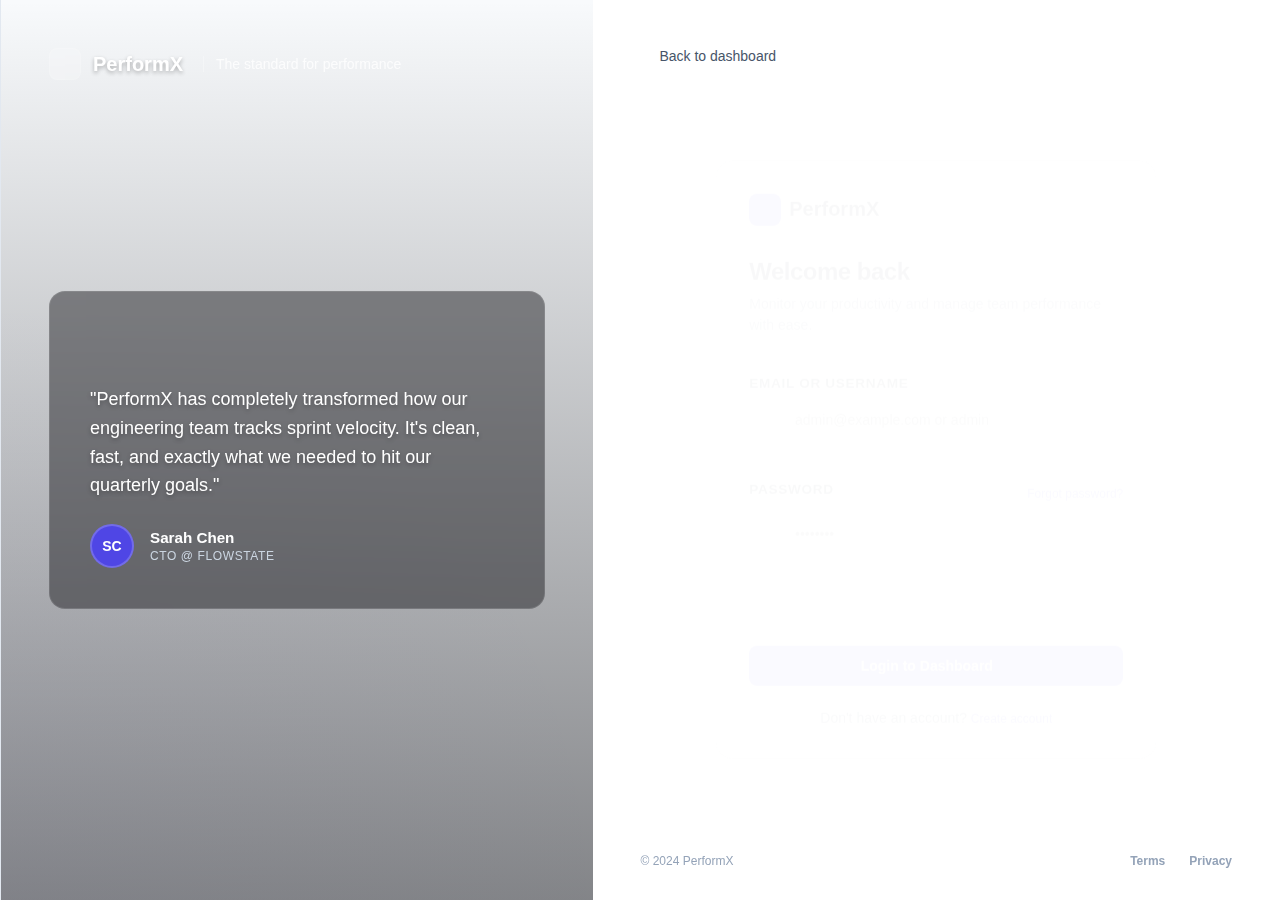
<file: admin/users.html>
<!doctype html>
<html lang="en">
<head>
  <meta charset="utf-8" />
  <meta name="viewport" content="width=device-width, initial-scale=1.0" />
  <title>PerformX Admin — User Management</title>

  <link href="https://fonts.googleapis.com/css2?family=Inter:wght@400;500;600;700&display=swap" rel="stylesheet">
  <link href="https://unpkg.com/boxicons@2.1.4/css/boxicons.min.css" rel="stylesheet">

  <link rel="stylesheet" href="../assets/css/style.css">
  <link rel="stylesheet" href="../assets/css/admin.css">
  <link rel="stylesheet" href="../assets/css/dark-mode.css">
  <link rel="stylesheet" href="../assets/css/modal.css">
</head>
<body>
<div id="page-content">

  <div class="sidebar-backdrop" data-sidebar-backdrop></div>

  <!-- Sidebar -->
  <aside id="performx-sidebar" class="sidebar closed">
    <div class="sidebar-header">
      <a href="../index.html" class="brand-logo admin-brand">
        <div class="logo-icon"><i class='bx bx-hive'></i></div>
        <span class="brand-name">PerformX Admin</span>
      </a>
    </div>

    <nav class="nav-menu">
      <a href="users.html" class="nav-item active">
        <i class='bx bx-group'></i> User Management
      </a>
      <a href="compliance.html" class="nav-item">
        <i class='bx bx-check-shield'></i> Compliance Vault
      </a>
      <a href="logs.html" class="nav-item">
        <i class='bx bx-file'></i> System Logs
      </a>
      <a href="settings.html" class="nav-item">
        <i class='bx bx-cog'></i> Admin Settings
      </a>
    </nav>

    <div class="sidebar-footer">
      <a href="../auth/login.html" class="nav-item">
        <i class='bx bx-log-out'></i> Sign Out
      </a>
    </div>
  </aside>

  <!-- Main Content -->
  <main class="main-content">

    <!-- Topbar -->
    <header class="topbar">
      <button class="sidebar-toggle" type="button" id="sidebarToggle" aria-controls="performx-sidebar" aria-label="Toggle sidebar" aria-expanded="false">
        <span class="hamburger" aria-hidden="true">☰</span>
      </button>
      <div style="font-weight: 600; font-size: 1.125rem;">User Management</div>
      <div class="search-bar" style="margin-right: auto; margin-left: 2rem;">
        <i class='bx bx-search'></i>
        <input type="text" placeholder="Search resources...">
      </div>

      <div class="topbar-right">
        <button class="icon-action" id="adminUsersNotifyBtn">
          <i class='bx bx-bell'></i>
        </button>
        <button class="icon-action" id="themeToggle">
          <i class='bx bx-moon' id="themeIcon"></i>
        </button>

        <div class="user-profile">
          <div class="user-info">
            <span class="user-name" id="topbar-user-name"></span>
            <span class="user-role" id="topbar-user-role"></span>
          </div>
          <img src=""
            alt="Admin" class="user-avatar" width="36" height="36">
        </div>
      </div>
    </header>

    <!-- Page Content -->
    <div class="page-wrapper">

      <!-- Header -->
      <div class="page-header" style="align-items:flex-end;">
        <div class="page-title">
          <h1 style="font-size: 1.75rem;">User Directory</h1>
          <p>Monitor and manage access across the enterprise infrastructure.</p>
        </div>

        <div class="header-actions">
          <button class="btn btn-outline" id="adminUsersExportBtn" style="display:flex; align-items:center; gap:0.5rem;">
            <i class='bx bx-download'></i> Export CSV
          </button>
          <button class="btn btn-primary" id="adminUsersCreateBtn" style="display:flex; align-items:center; gap:0.5rem; background:#4F46E5; padding: 0.5rem 1.25rem;">
            <i class='bx bx-user-plus'></i> Create New User
          </button>
        </div>
      </div>

      <!-- KPIs -->
      <div class="kpi-row">
        <div class="admin-stat-card" style="padding:1.5rem 1.25rem;">
          <div style="display: flex; justify-content: space-between; align-items: flex-start; margin-bottom: 2rem;">
            <div class="stat-icon" style="width:36px; height:36px; border-radius:8px; background:#EEF2FF; color:#4F46E5; display:flex; align-items:center; justify-content:center;"><i class='bx bx-group'></i></div>
            <div style="font-size:0.75rem; color:#111827; font-weight:700;"><i class='bx bx-line-chart' style="color:#4F46E5;"></i> +12% from last month</div>
          </div>
          <div class="stat-label" style="font-size: 0.875rem; color:#4B5563; font-weight:600; margin-bottom:0.25rem;">Total Active Users</div>
          <div class="stat-value" style="font-size: 2rem; color:#111827;">12,482</div>
        </div>

        <div class="admin-stat-card" style="padding:1.5rem 1.25rem;">
          <div style="display: flex; justify-content: space-between; align-items: flex-start; margin-bottom: 2rem;">
            <div class="stat-icon" style="width:36px; height:36px; border-radius:8px; background:#EEF2FF; color:#4F46E5; display:flex; align-items:center; justify-content:center;"><i class='bx bx-check-shield'></i></div>
            <div style="font-size:0.75rem; color:#6B7280; font-weight:700;"><i class='bx bx-right-top-arrow-circle'></i> Stable</div>
          </div>
          <div class="stat-label" style="font-size: 0.875rem; color:#4B5563; font-weight:600; margin-bottom:0.25rem;">System Compliance</div>
          <div class="stat-value" style="font-size: 2rem; color:#111827;">99.8%</div>
        </div>

        <div class="admin-stat-card" style="padding:1.5rem 1.25rem;">
          <div style="display: flex; justify-content: space-between; align-items: flex-start; margin-bottom: 2rem;">
            <div class="stat-icon" style="width:36px; height:36px; border-radius:8px; background:#EEF2FF; color:#4F46E5; display:flex; align-items:center; justify-content:center;"><i class='bx bx-line-chart'></i></div>
            <div style="font-size:0.75rem; color:#EF4444; font-weight:700;"><i class='bx bx-down-arrow-alt'></i> -2% fluctuation</div>
          </div>
          <div class="stat-label" style="font-size: 0.875rem; color:#4B5563; font-weight:600; margin-bottom:0.25rem;">Avg Performance</div>
          <div class="stat-value" style="font-size: 2rem; color:#111827;">86/100</div>
        </div>

        <div class="admin-stat-card" style="padding:1.5rem 1.25rem;">
          <div style="display: flex; justify-content: space-between; align-items: flex-start; margin-bottom: 2rem;">
            <div class="stat-icon" style="width:36px; height:36px; border-radius:8px; background:#EEF2FF; color:#4F46E5; display:flex; align-items:center; justify-content:center;"><i class='bx bxs-shield-x'></i></div>
            <div style="font-size:0.75rem; color:#EF4444; font-weight:700;"><i class='bx bx-error-alt'></i> 4 Pending Review</div>
          </div>
          <div class="stat-label" style="font-size: 0.875rem; color:#4B5563; font-weight:600; margin-bottom:0.25rem;">Access Requests</div>
          <div class="stat-value" style="font-size: 2rem; color:#111827;">24</div>
        </div>
      </div>

      <!-- Users Table Section -->
      <div class="table-card" style="padding: 1.5rem;">
        <div style="display:flex; justify-content:space-between; align-items:center; flex-wrap:wrap; gap:1rem; border-bottom:1px solid #F3F4F6; padding-bottom:1.5rem; margin-bottom:1rem;">
          <div class="search-bar" style="width:min(360px, 100%); background:#FFFFFF; border: 1px solid #E5E7EB; border-radius:8px;">
            <i class='bx bx-search'></i>
            <input id="adminUsersTableSearch" type="text" placeholder="Search name, email, or role...">
          </div>
          <div style="display:flex; gap:1rem; align-items:center;">
            <button class="btn btn-outline" id="adminUsersFilterBtn" style="display:flex; align-items:center; gap:0.5rem;"><i class='bx bx-filter'></i> Filters</button>
            <div style="width: 1px; height: 24px; background: #E5E7EB;"></div>
            <div style="font-size:0.875rem; color:#6B7280; font-weight:500; display:flex; align-items:center; gap:0.5rem; cursor:pointer;">
              Bulk Actions (0) <i class='bx bx-dots-horizontal-rounded'></i>
            </div>
          </div>
        </div>

        <table class="task-table" id="adminUsersTable">
          <thead>
            <tr>
              <th style="padding-right:0; width:40px;"><input type="checkbox" style="width:16px; height:16px; border:1px solid #D1D5DB; border-radius:4px;"></th>
              <th style="font-size:0.75rem; letter-spacing:0.05em; color:#6B7280;">USER DETAILS</th>
              <th style="font-size:0.75rem; letter-spacing:0.05em; color:#6B7280; text-align:center;">ROLE</th>
              <th style="font-size:0.75rem; letter-spacing:0.05em; color:#6B7280;">ACCOUNT TYPE</th>
              <th style="font-size:0.75rem; letter-spacing:0.05em; color:#6B7280; text-align:center;">TASKS</th>
              <th style="font-size:0.75rem; letter-spacing:0.05em; color:#6B7280; text-align:center;">COMPLETION</th>
              <th style="font-size:0.75rem; letter-spacing:0.05em; color:#6B7280; text-align:center;">SCORE</th>
              <th style="font-size:0.75rem; letter-spacing:0.05em; color:#6B7280;">STATUS</th>
              <th style="width:40px;"></th>
            </tr>
          </thead>
          <tbody>
            <tr>
              <td style="padding-right:0;"><input type="checkbox" style="width:16px; height:16px; border:1px solid #D1D5DB; border-radius:4px;"></td>
              <td>
                <div style="display:flex; align-items:center; gap:1rem;">
                  <img src="https://ui-avatars.com/api/?name=Sarah+Jenkins&background=991B1B&color=fff&rounded=true" alt="User" style="width:40px; height:40px; border-radius:50%;">
                  <div>
                    <div style="font-weight:600; font-size:0.95rem; color:#111827;">Sarah Jenkins</div>
                    <div style="font-size:0.75rem; color:#6B7280;">s.jenkins@performx.io</div>
                  </div>
                </div>
              </td>
              <td style="text-align:center;"><span style="background:#F3F4F6; color:#4B5563; font-size:0.75rem; padding:0.25rem 0.75rem; border-radius:999px; border:1px solid #E5E7EB; font-weight:600;">Admin</span></td>
              <td style="font-size:0.875rem; color:#4B5563; font-weight:500;">Enterprise</td>
              <td style="text-align:center; font-size:0.875rem; font-weight:700; color:#111827;">124</td>
              <td style="text-align:center; font-size:0.875rem; font-weight:700; color:#111827;">98.2%</td>
              <td style="text-align:center; font-size:0.875rem; font-weight:700; color:#111827;">94</td>
              <td><span style="font-weight:700; font-size:0.8rem; color:#111827;">Active</span></td>
              <td><button style="background:none; border:none; color:#9CA3AF; cursor:pointer;"><i class='bx bx-dots-vertical-rounded'></i></button></td>
            </tr>
            <tr>
              <td style="padding-right:0;"><input type="checkbox" style="width:16px; height:16px;"></td>
              <td>
                <div style="display:flex; align-items:center; gap:1rem;">
                  <img src="https://ui-avatars.com/api/?name=Marcus+Thorne&background=047857&color=fff&rounded=true" alt="User" style="width:40px; height:40px; border-radius:50%;">
                  <div>
                    <div style="font-weight:600; font-size:0.95rem; color:#111827;">Marcus Thorne</div>
                    <div style="font-size:0.75rem; color:#6B7280;">m.thorne@performx.io</div>
                  </div>
                </div>
              </td>
              <td style="text-align:center;"><span style="background:#FFFFFF; color:#6B7280; font-size:0.75rem; padding:0.25rem 0.75rem; border-radius:999px; border:1px solid #E5E7EB; font-weight:600;">Manager</span></td>
              <td style="font-size:0.875rem; color:#4B5563; font-weight:500;">Professional</td>
              <td style="text-align:center; font-size:0.875rem; font-weight:700; color:#111827;">89</td>
              <td style="text-align:center; font-size:0.875rem; font-weight:700; color:#111827;">85.5%</td>
              <td style="text-align:center; font-size:0.875rem; font-weight:700; color:#4F46E5;">78</td>
              <td><span style="font-weight:700; font-size:0.8rem; color:#111827;">Active</span></td>
              <td><button style="background:none; border:none; color:#9CA3AF; cursor:pointer;"><i class='bx bx-dots-vertical-rounded'></i></button></td>
            </tr>
            <tr>
              <td style="padding-right:0;"><input type="checkbox" style="width:16px; height:16px;"></td>
              <td>
                <div style="display:flex; align-items:center; gap:1rem;">
                  <img src="https://ui-avatars.com/api/?name=Elena+Rodriguez&background=2563EB&color=fff&rounded=true" alt="User" style="width:40px; height:40px; border-radius:50%;">
                  <div>
                    <div style="font-weight:600; font-size:0.95rem; color:#111827;">Elena Rodriguez</div>
                    <div style="font-size:0.75rem; color:#6B7280;">e.rod@performx.io</div>
                  </div>
                </div>
              </td>
              <td style="text-align:center;"><span style="background:#FFFFFF; color:#6B7280; font-size:0.75rem; padding:0.25rem 0.75rem; border-radius:999px; border:1px solid #E5E7EB; font-weight:600;">Standard</span></td>
              <td style="font-size:0.875rem; color:#4B5563; font-weight:500;">Enterprise</td>
              <td style="text-align:center; font-size:0.875rem; font-weight:700; color:#111827;">215</td>
              <td style="text-align:center; font-size:0.875rem; font-weight:700; color:#111827;">92.1%</td>
              <td style="text-align:center; font-size:0.875rem; font-weight:700; color:#4F46E5;">88</td>
              <td><span style="font-weight:700; font-size:0.8rem; color:#FFFFFF; background:#EF4444; padding:0.25rem 0.75rem; border-radius:999px;">Suspended</span></td>
              <td><button style="background:none; border:none; color:#9CA3AF; cursor:pointer;"><i class='bx bx-dots-vertical-rounded'></i></button></td>
            </tr>
            <tr>
              <td style="padding-right:0;"><input type="checkbox" style="width:16px; height:16px;"></td>
              <td>
                <div style="display:flex; align-items:center; gap:1rem;">
                  <img src="https://ui-avatars.com/api/?name=David+Chen&background=9CA3AF&color=fff&rounded=true" alt="User" style="width:40px; height:40px; border-radius:50%;">
                  <div>
                    <div style="font-weight:600; font-size:0.95rem; color:#111827;">David Chen</div>
                    <div style="font-size:0.75rem; color:#6B7280;">d.chen@performx.io</div>
                  </div>
                </div>
              </td>
              <td style="text-align:center;"><span style="background:#FFFFFF; color:#6B7280; font-size:0.75rem; padding:0.25rem 0.75rem; border-radius:999px; border:1px solid #E5E7EB; font-weight:600;">Standard</span></td>
              <td style="font-size:0.875rem; color:#4B5563; font-weight:500;">Basic</td>
              <td style="text-align:center; font-size:0.875rem; font-weight:700; color:#111827;">45</td>
              <td style="text-align:center; font-size:0.875rem; font-weight:700; color:#111827;">72.4%</td>
              <td style="text-align:center; font-size:0.875rem; font-weight:700; color:#111827;">65</td>
              <td><span style="font-weight:700; font-size:0.8rem; color:#111827;">Active</span></td>
              <td><button style="background:none; border:none; color:#9CA3AF; cursor:pointer;"><i class='bx bx-dots-vertical-rounded'></i></button></td>
            </tr>
            <tr>
              <td style="padding-right:0;"><input type="checkbox" style="width:16px; height:16px;"></td>
              <td>
                <div style="display:flex; align-items:center; gap:1rem;">
                  <img src="https://ui-avatars.com/api/?name=Aisha+Varma&background=0284C7&color=fff&rounded=true" alt="User" style="width:40px; height:40px; border-radius:50%;">
                  <div>
                    <div style="font-weight:600; font-size:0.95rem; color:#111827;">Aisha Varma</div>
                    <div style="font-size:0.75rem; color:#6B7280;">a.varma@performx.io</div>
                  </div>
                </div>
              </td>
              <td style="text-align:center;"><span style="background:#FFFFFF; color:#6B7280; font-size:0.75rem; padding:0.25rem 0.75rem; border-radius:999px; border:1px solid #E5E7EB; font-weight:600;">Manager</span></td>
              <td style="font-size:0.875rem; color:#4B5563; font-weight:500;">Professional</td>
              <td style="text-align:center; font-size:0.875rem; font-weight:700; color:#111827;">167</td>
              <td style="text-align:center; font-size:0.875rem; font-weight:700; color:#111827;">95%</td>
              <td style="text-align:center; font-size:0.875rem; font-weight:700; color:#111827;">91</td>
              <td><span style="font-weight:700; font-size:0.8rem; color:#111827;">Active</span></td>
              <td><button style="background:none; border:none; color:#9CA3AF; cursor:pointer;"><i class='bx bx-dots-vertical-rounded'></i></button></td>
            </tr>
            <tr>
              <td style="padding-right:0;"><input type="checkbox" style="width:16px; height:16px;"></td>
              <td>
                <div style="display:flex; align-items:center; gap:1rem;">
                  <img src="https://ui-avatars.com/api/?name=Julian+Vance&background=374151&color=fff&rounded=true" alt="User" style="width:40px; height:40px; border-radius:50%;">
                  <div>
                    <div style="font-weight:600; font-size:0.95rem; color:#111827;">Julian Vance</div>
                    <div style="font-size:0.75rem; color:#6B7280;">j.vance@performx.io</div>
                  </div>
                </div>
              </td>
              <td style="text-align:center;"><span style="background:#F3F4F6; color:#4B5563; font-size:0.75rem; padding:0.25rem 0.75rem; border-radius:999px; border:1px solid #E5E7EB; font-weight:600;">Restricted</span></td>
              <td style="font-size:0.875rem; color:#4B5563; font-weight:500;">Basic</td>
              <td style="text-align:center; font-size:0.875rem; font-weight:700; color:#111827;">12</td>
              <td style="text-align:center; font-size:0.875rem; font-weight:700; color:#111827;">45.8%</td>
              <td style="text-align:center; font-size:0.875rem; font-weight:700; color:#111827;">42</td>
              <td><span style="font-weight:700; font-size:0.8rem; color:#6B7280; background:#F3F4F6; padding:0.25rem 0.75rem; border-radius:999px;">Pending</span></td>
              <td><button style="background:none; border:none; color:#9CA3AF; cursor:pointer;"><i class='bx bx-dots-vertical-rounded'></i></button></td>
            </tr>
          </tbody>
        </table>

        <!-- Table Footer -->
        <div style="display:flex; justify-content:space-between; align-items:center; padding-top:1.5rem; margin-top:1rem; border-top:1px solid #F3F4F6;">
          <div style="font-size:0.875rem; color:#6B7280;">Showing <strong style="color:#111827;">6</strong> of <strong style="color:#111827;">1,248</strong> total users</div>
          <div style="display:flex; gap:0.5rem; align-items:center;">
            <button style="background:none; border:none; font-size:0.875rem; font-weight:500; color:#6B7280; padding:0.5rem; cursor:pointer;">Previous</button>
            <button style="background:#4F46E5; color:white; border:none; border-radius:6px; width:32px; height:32px; font-weight:600; font-size:0.875rem;">1</button>
            <button style="background:none; color:#4B5563; border:none; width:32px; height:32px; font-weight:600; font-size:0.875rem; cursor:pointer;">2</button>
            <button style="background:none; color:#4B5563; border:none; width:32px; height:32px; font-weight:600; font-size:0.875rem; cursor:pointer;">3</button>
            <button style="background:none; border:none; font-size:0.875rem; font-weight:500; color:#111827; padding:0.5rem; cursor:pointer;">Next</button>
          </div>
        </div>
      </div>

    </div>

    <!-- Footer -->
    <footer class="footer" style="text-align:center; justify-content:center; text-transform:uppercase; font-size:0.7rem; font-weight:600; border-top: 1px solid #E5E7EB; padding-bottom:1.5rem; margin-top:2rem;">
      <div>&copy; 2026 PERFORMX ADMIN • SECURE DATA ENVIRONMENT • ISO 27001 COMPLIANT</div>
    </footer>

  </main>

  <script src="../assets/js/api-config.js"></script>
  <script src="../assets/js/protect.js"></script>
  <script src="../assets/js/sidebar.js"></script>
  <script src="../assets/js/modal.js"></script>
  <script src="../assets/js/admin-shared.js"></script>
  <script src="../assets/js/admin-users.js"></script>
</div>
</body>
</html>
</file>
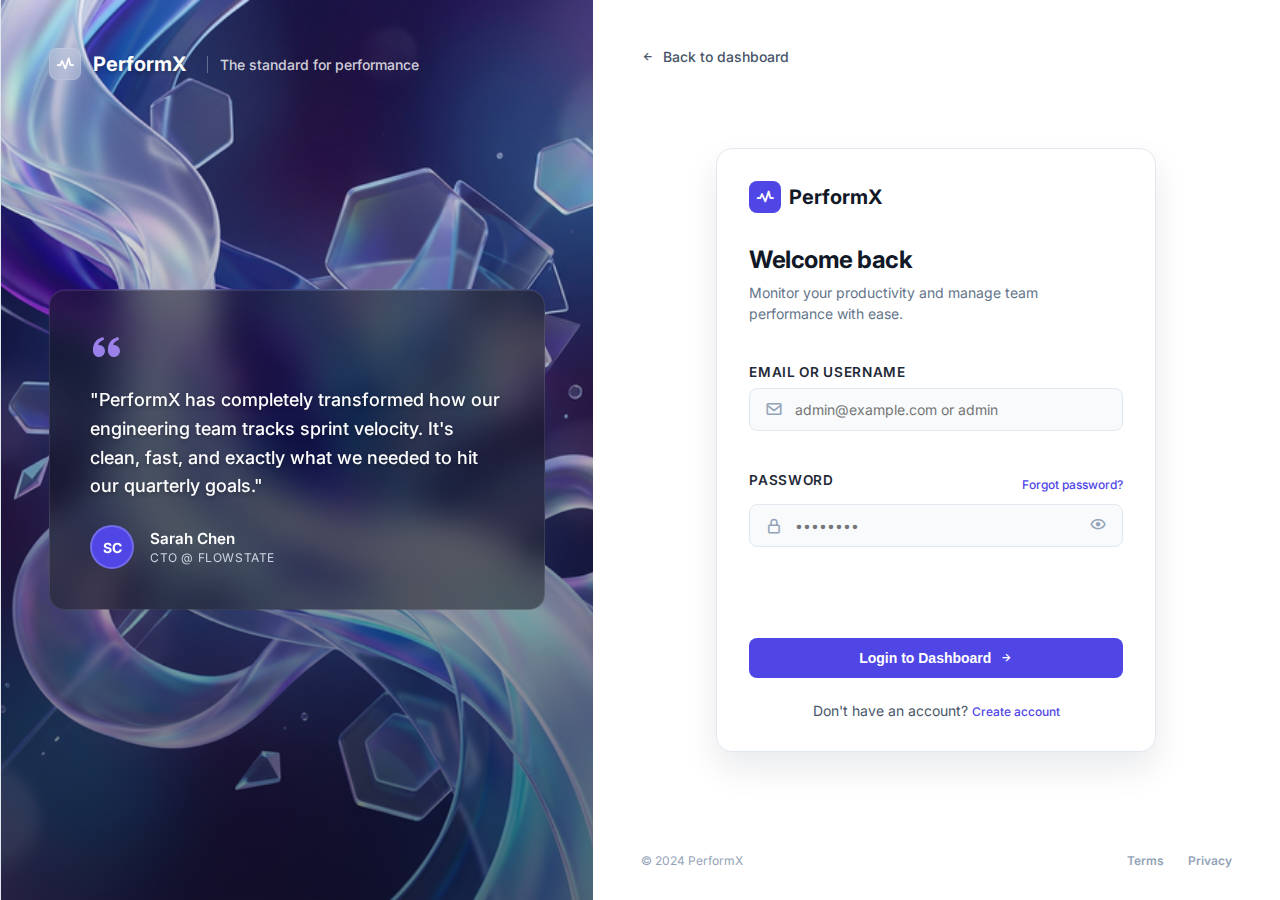
<file: auth/login.html>
<!DOCTYPE html>
<html lang="en">
<head>
    <meta charset="utf-8" />
    <meta name="viewport" content="width=device-width, initial-scale=1.0" />
    <title>PerformX — Login</title>
    <link href="https://fonts.googleapis.com/css2?family=Inter:wght@400;500;600;700;800&display=swap" rel="stylesheet">
    <link href="https://unpkg.com/boxicons@2.1.4/css/boxicons.min.css" rel="stylesheet">
    <link rel="stylesheet" href="../assets/css/style.css">
    <link rel="stylesheet" href="../assets/css/auth.css">
    <link rel="stylesheet" href="../assets/css/dark-mode.css">
</head>
<body class="auth-page">
<div id="page-content">

    <div class="split-screen-layout">
        
        <!-- Left Image Side -->
        <div class="split-image-side">
            <div class="image-brand-top">
                <div class="auth-logo-icon"><i class='bx bx-pulse'></i></div>
                <span class="brand-text">PerformX</span>
                <span class="brand-tagline">The standard for performance</span>
            </div>
            <div class="image-overlay">
                <div class="glass-panel">
                    <div class="glass-quote-icon"><i class='bx bxs-quote-alt-left'></i></div>
                    <p class="glass-quote-text">"PerformX has completely transformed how our engineering team tracks sprint velocity. It's clean, fast, and exactly what we needed to hit our quarterly goals."</p>
                    <div class="glass-author">
                        <div class="glass-avatar">SC</div>
                        <div class="glass-info">
                            <h5>Sarah Chen</h5>
                            <p>CTO @ FLOWSTATE</p>
                        </div>
                    </div>
                </div>
            </div>
        </div>
        
        <!-- Right Form Side -->
        <div class="split-form-side">
            <a href="../index.html" class="back-link" style="position: absolute; top: 3rem; left: 3rem; margin: 0;"><i class='bx bx-left-arrow-alt'></i> Back to dashboard</a>
            
            <div class="split-form-container">
                <a href="../index.html" class="auth-brand" style="justify-content: flex-start;">
                    <div class="auth-logo-icon"><i class='bx bx-pulse'></i></div>
                    <span class="auth-brand-text">PerformX</span>
                </a>

                <div class="auth-header" style="text-align: left;">
                    <h1 class="auth-title">Welcome back</h1>
                    <p class="auth-subtitle">Monitor your productivity and manage team performance with ease.</p>
                </div>

                <form id="loginForm" novalidate>
                    
                    <div class="form-group">
                        <label class="form-label">Email or Username</label>
                        <div class="input-container">
                            <i class='bx bx-envelope input-icon'></i>
                            <input id="loginEmail" name="email" type="text" class="form-input" placeholder="admin@example.com or admin" required>
                        </div>
                        <div id="loginEmailError" class="auth-field-error"></div>
                    </div>

                    <div class="form-group">
                        <div class="form-label-row">
                            <label class="form-label">Password</label>
                            <a href="#" class="form-link">Forgot password?</a>
                        </div>
                        <div class="input-container">
                            <i class='bx bx-lock-alt input-icon'></i>
                            <input id="loginPassword" name="password" type="password" class="form-input" placeholder="••••••••" required>
                            <button type="button" class="input-action toggle-password" data-target="loginPassword"><i class='bx bx-show'></i></button>
                        </div>
                        <div id="loginPasswordError" class="auth-field-error"></div>
                    </div>

                    <div id="loginError" class="auth-error" role="alert" aria-live="polite"></div>

                    <button id="loginSubmit" type="submit" class="btn-block" style="margin-top: 2rem;">
                        Login to Dashboard <i class='bx bx-right-arrow-alt'></i>
                    </button>

                    <div style="text-align: center; margin-top: 1.5rem; font-size: 0.875rem; color: #475569; cursor: pointer;">
                        Don't have an account? <a href="register.html" class="form-link">Create account</a>
                    </div>
                    
                </form>
            </div>
            
            <div class="auth-footer" style="position: absolute; bottom: 0; left: 0; right: 0; padding: 2rem 3rem;">
                <div>&copy; 2024 PerformX</div>
                <div class="auth-footer-links">
                    <a href="#">Terms</a>
                    <a href="#">Privacy</a>
                </div>
            </div>

        </div>
    </div>

    <script src="../assets/js/api-config.js"></script>
    <script src="../assets/js/auth.js"></script>
</div>
</body>
</html>
</file>
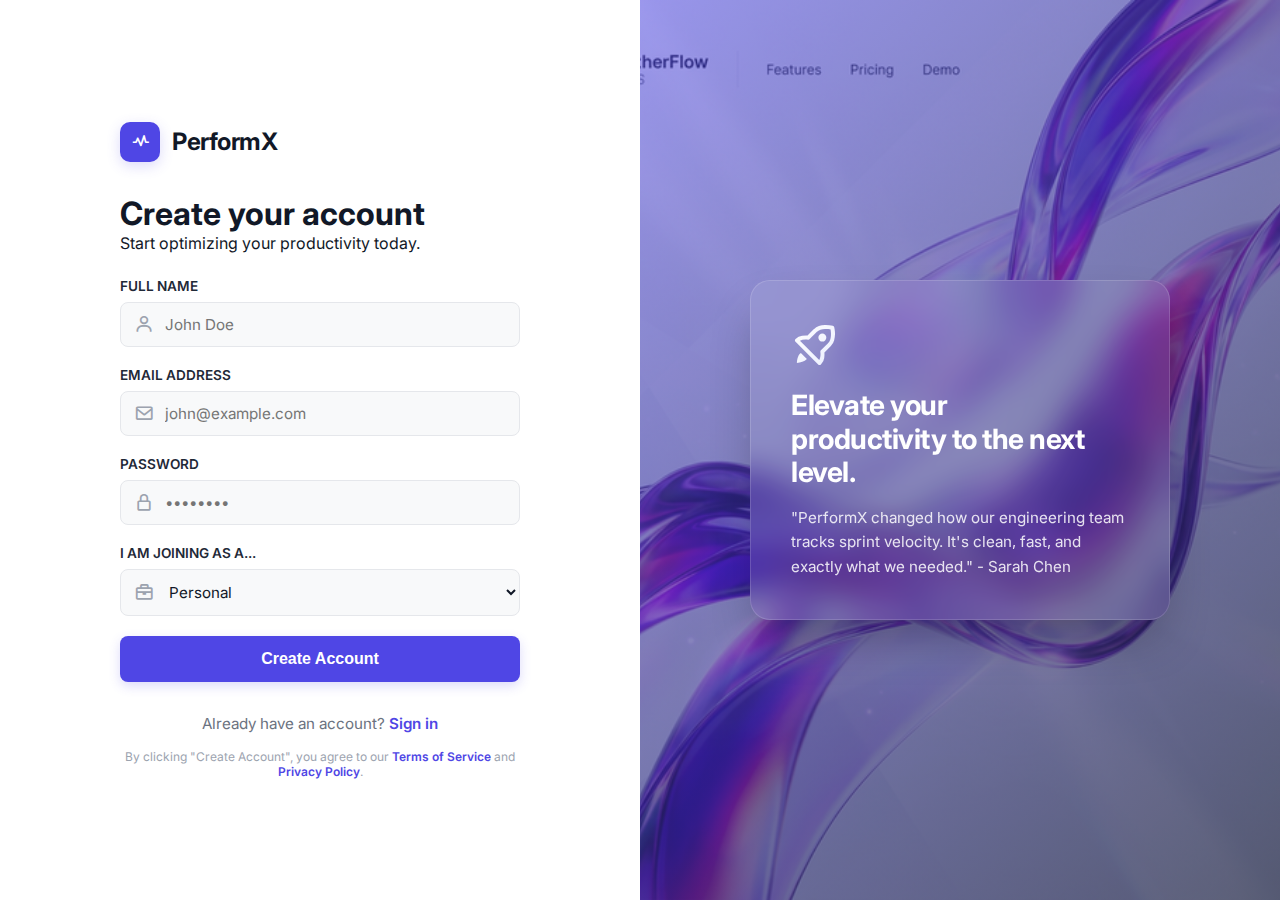
<file: auth/register.html>
<!doctype html>
<html lang="en">

<head>
  <meta charset="utf-8" />
  <meta name="viewport" content="width=device-width,initial-scale=1" />
  <title>PerformX — Create Account</title>
  <link href="https://fonts.googleapis.com/css2?family=Inter:wght@300;400;500;600;700&display=swap" rel="stylesheet">
  <link href="https://unpkg.com/boxicons@2.1.4/css/boxicons.min.css" rel="stylesheet">
  <link rel="stylesheet" href="../assets/css/style.css">
</head>

<body>
  <div class="auth-split">

    <!-- Left: Form -->
    <div class="auth-left">
      <div class="auth-content">
        <a href="../index.html" class="auth-brand">
          <div class="auth-brand-logo"><i class='bx bx-pulse'></i></div>
          <span class="auth-brand-name">PerformX</span>
        </a>

        <div class="auth-header">
          <h1>Create your account</h1>
          <p>Start optimizing your productivity today.</p>
        </div>

        <form id="registerForm">
          <div class="form-group">
            <label>FULL NAME</label>
            <div class="input-wrapper">
              <i class='bx bx-user'></i>
              <input type="text" class="form-input" placeholder="John Doe" required>
            </div>
          </div>

          <div class="form-group">
            <label>EMAIL ADDRESS</label>
            <div class="input-wrapper">
              <i class='bx bx-envelope'></i>
              <input type="email" class="form-input" placeholder="john@example.com" required>
            </div>
          </div>

          <div class="form-group">
            <label>PASSWORD</label>
            <div class="input-wrapper">
              <i class='bx bx-lock-alt'></i>
              <input type="password" class="form-input" placeholder="••••••••" required>
            </div>
          </div>

          <div class="form-group">
            <label>I AM JOINING AS A...</label>
            <div class="input-wrapper">
              <i class='bx bx-briefcase'></i>
              <select class="form-input" required>
                <option value="Personal">Personal</option>
                <option value="Team Member">Team Member</option>
                <option value="Manager">Manager</option>
              </select>
            </div>
          </div>

          <button type="submit" class="btn-submit">
            Create Account
          </button>
        </form>

        <div class="auth-footer">
          Already have an account? <a href="login.html">Sign in</a>
        </div>

        <div class="auth-footer" style="margin-top: 1rem; font-size: 0.75rem; color: #9CA3AF;">
          By clicking "Create Account", you agree to our <a href="#">Terms of Service</a> and <a href="#">Privacy
            Policy</a>.
        </div>
      </div>
    </div>

    <!-- Right: Graphic -->
    <div class="auth-right">
      <img src="../assets/register_bg.png" alt="Abstract 3D Shape" class="auth-bg-img">
      <div class="auth-right-overlay"></div>
      <div class="glass-card">
        <i class='bx bx-rocket'></i>
        <h3>Elevate your<br>productivity to the next level.</h3>
        <p>"PerformX changed how our engineering team tracks sprint velocity. It's clean, fast, and exactly what we
          needed." - Sarah Chen</p>
      </div>
    </div>

  </div>

  <script>
    document.getElementById('registerForm').addEventListener('submit', (e) => {
      e.preventDefault();
      const btn = e.target.querySelector('.btn-submit');
      const originalText = btn.innerHTML;
      btn.innerHTML = 'Creating account...';
      btn.style.opacity = '0.8';

      setTimeout(() => {
        window.location.href = '../index.html'; // Navigate to dashboard
      }, 800);
    });
  </script>
</body>

</html>
</file>
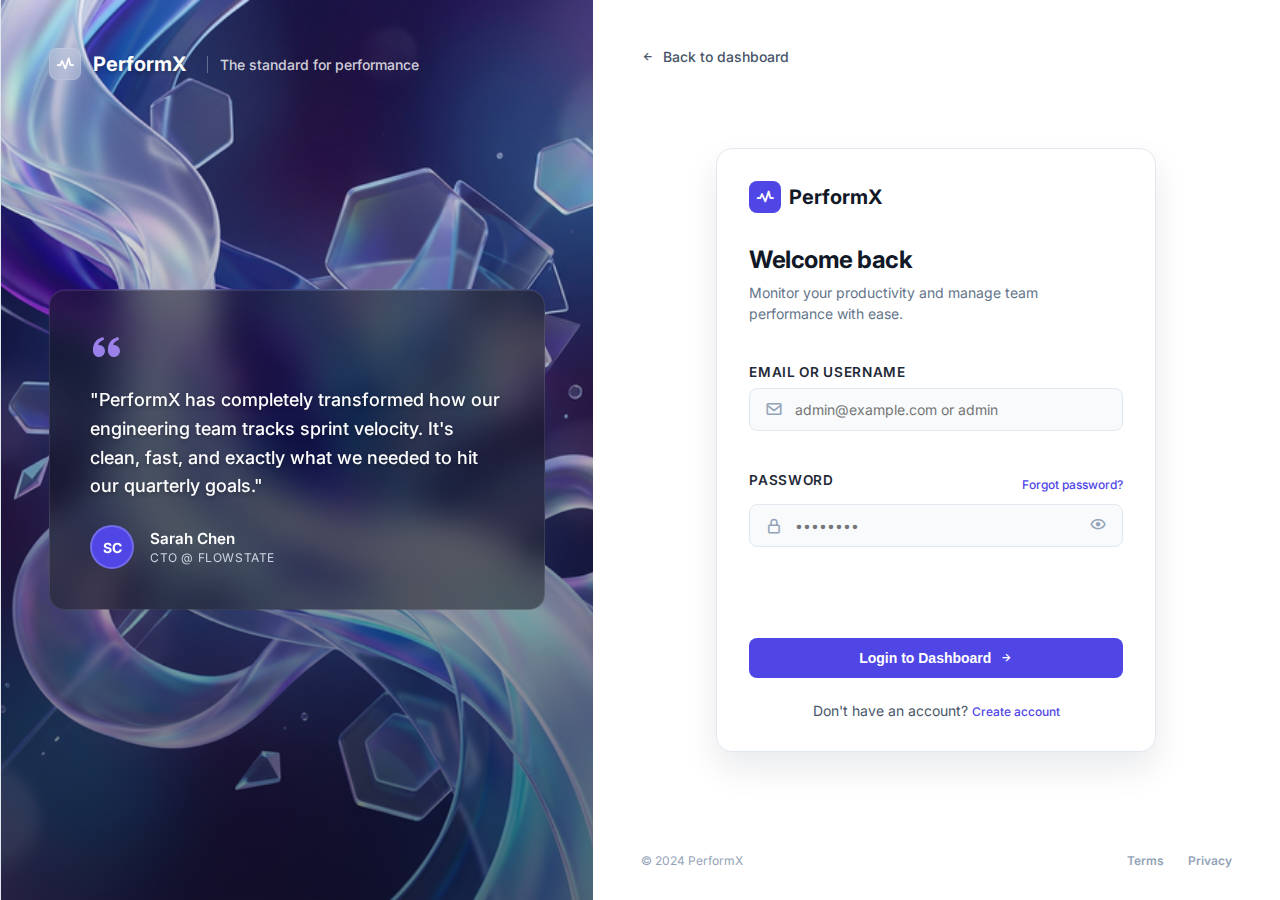
<file: pages/privacy.html>
<!DOCTYPE html>
<html lang="en">
<head>
  <meta charset="utf-8" />
  <meta name="viewport" content="width=device-width, initial-scale=1.0" />
  <title>PerformX - Privacy Policy</title>
  <link href="https://fonts.googleapis.com/css2?family=Inter:wght@400;500;600;700&display=swap" rel="stylesheet">
  <link href="https://unpkg.com/boxicons@2.1.4/css/boxicons.min.css" rel="stylesheet">
  <link rel="stylesheet" href="../assets/css/style.css">
  <link rel="stylesheet" href="../assets/css/modal.css">
  <link rel="stylesheet" href="../assets/css/dark-mode.css">
  <link rel="stylesheet" href="../assets/css/legal-pages.css">
</head>
<body>
<div id="page-content" class="legal-page">

  <div class="sidebar-backdrop" data-sidebar-backdrop></div>

  <!-- Sidebar -->
  <aside id="performx-sidebar" class="sidebar closed">
    <div class="sidebar-header">
      <a href="../index.html" class="brand-logo">
        <div class="logo-icon"><i class='bx bx-pulse'></i></div>
        <span class="brand-name">PerformX</span>
      </a>
    </div>

    <nav class="nav-menu">
      <a href="../index.html" class="nav-item">
        <i class='bx bx-grid-alt'></i> Dashboard
      </a>
      <a href="task.html" class="nav-item">
        <i class='bx bx-check-square'></i> Tasks
      </a>
      <a href="report.html" class="nav-item">
        <i class='bx bx-bar-chart-alt-2'></i> Reports
      </a>
      <a href="team.html" class="nav-item">
        <i class='bx bx-group'></i> Team
      </a>
    </nav>

    <div class="sidebar-footer">
      <a href="../auth/login.html" class="nav-item nav-item-danger">
        <i class='bx bx-log-out'></i> Logout
      </a>
    </div>
  </aside>

  <!-- Main Content -->
  <main class="main-content">

    <!-- Topbar -->
    <header class="topbar">
      <button class="sidebar-toggle" type="button" id="sidebarToggle" aria-controls="performx-sidebar" aria-label="Toggle sidebar" aria-expanded="false">
        <span class="hamburger" aria-hidden="true">+</span>
      </button>
      <div class="search-bar">
        <i class='bx bx-search'></i>
        <input type="text" placeholder="Search...">
      </div>

      <div class="topbar-right">
        <button class="icon-action">
          <i class='bx bx-bell'></i>
          <span class="badge-dot"></span>
        </button>
        <button class="icon-action" id="themeToggle">
          <i class='bx bx-moon' id="themeIcon"></i>
        </button>

        <div class="user-profile">
          <div class="user-info">
            <span class="user-name" id="topbar-user-name"></span>
            <span class="user-role" id="topbar-user-role"></span>
          </div>
          <img src=""
            alt="" class="user-avatar">
        </div>
      </div>
    </header>

    <!-- Page Content -->
    <div class="page-wrapper">

      <!-- Header -->
      <div class="page-header">
        <div class="page-title">
          <h1>Privacy Policy</h1>
          <p>How we collect, use, and protect your information.</p>
        </div>
      </div>

      <!-- Privacy Content -->
      <div class="chart-card">
        <div class="card-title-row">
          <div>
            <h3>Introduction</h3>
            <p>Your privacy is important to us. This policy explains how we handle your data.</p>
          </div>
        </div>
        <div class="legal-content">
          <p>PerformX is committed to protecting your personal information. We collect only what's necessary to provide our productivity tracking services and maintain transparency about how your data is used.</p>
        </div>
      </div>

      <div class="chart-card">
        <div class="card-title-row">
          <div>
            <h3>Data We Collect</h3>
            <p>Information we gather to provide our services.</p>
          </div>
        </div>
        <div class="legal-content">
          <ul style="list-style: none; padding: 0;">
            <li style="margin-bottom: 1rem;"><strong>Name:</strong> Your display name for account identification</li>
            <li style="margin-bottom: 1rem;"><strong>Email:</strong> For account access and communications</li>
            <li style="margin-bottom: 1rem;"><strong>Task Data:</strong> Task titles, descriptions, deadlines, and completion status</li>
            <li style="margin-bottom: 1rem;"><strong>Performance Metrics:</strong> Productivity patterns and completion rates</li>
            <li style="margin-bottom: 1rem;"><strong>Usage Data:</strong> How you interact with our features</li>
          </ul>
        </div>
      </div>

      <div class="chart-card">
        <div class="card-title-row">
          <div>
            <h3>How We Use Your Data</h3>
            <p>Purposes for processing your information.</p>
          </div>
        </div>
        <div class="legal-content">
          <ul style="list-style: none; padding: 0;">
            <li style="margin-bottom: 1rem;"><strong>Service Delivery:</strong> To provide task management and productivity tracking</li>
            <li style="margin-bottom: 1rem;"><strong>Analytics:</strong> To generate performance insights and reports</li>
            <li style="margin-bottom: 1rem;"><strong>Improvement:</strong> To enhance our features and user experience</li>
            <li style="margin-bottom: 1rem;"><strong>Support:</strong> To assist you with technical issues</li>
            <li style="margin-bottom: 1rem;"><strong>Security:</strong> To protect your account and data</li>
          </ul>
        </div>
      </div>

      <div class="chart-card">
        <div class="card-title-row">
          <div>
            <h3>Data Protection</h3>
            <p>How we keep your information secure.</p>
          </div>
        </div>
        <div class="legal-content">
          <p>We implement industry-standard security measures including encryption, secure servers, and regular security audits. Your data is stored in secure databases with restricted access. We never sell your personal information to third parties.</p>
        </div>
      </div>

      <div class="chart-card">
        <div class="card-title-row">
          <div>
            <h3>Your Rights</h3>
            <p>Control over your personal information.</p>
          </div>
        </div>
        <div class="legal-content">
          <ul style="list-style: none; padding: 0;">
            <li style="margin-bottom: 1rem;"><strong>Access:</strong> Request a copy of your data</li>
            <li style="margin-bottom: 1rem;"><strong>Correction:</strong> Update inaccurate information</li>
            <li style="margin-bottom: 1rem;"><strong>Deletion:</strong> Remove your account and data</li>
            <li style="margin-bottom: 1rem;"><strong>Export:</strong> Download your data in portable format</li>
            <li style="margin-bottom: 1rem;"><strong>Opt-out:</strong> Control certain data processing</li>
          </ul>
        </div>
      </div>

      <div class="chart-card">
        <div class="card-title-row">
          <div>
            <h3>Contact Us</h3>
            <p>Questions about your privacy?</p>
          </div>
        </div>
        <div class="legal-content">
          <p>If you have questions about this privacy policy or how we handle your data, please contact us at <a href="mailto:privacy@performx.com" style="color: var(--primary-color);">privacy@performx.com</a></p>
          <p style="margin-top: 1rem;">Last updated: April 2026</p>
        </div>
      </div>

    </div>

    <!-- Footer -->
    <footer class="footer">
      <div>&copy; 2026 PerformX. All rights reserved.</div>
      <div class="footer-links">
        <a href="privacy.html">Privacy Policy</a>
        <a href="terms.html">Terms of Service</a>
        <a href="support.html">Support</a>
      </div>
    </footer>

  </main>
  
  <script src="../assets/js/api-config.js"></script>
  <script src="../assets/js/shared.js"></script>
  <script src="../assets/js/protect.js"></script>
  <script src="../assets/js/sidebar.js"></script>
  <script src="../assets/js/modal.js"></script>
</div>
</body>
</html>
</file>
<file: style.css>
:root{
  --bg: #F4F6F9;
  --card: #FFFFFF;
  --primary: #4F46E5;
  --muted: #6B7280;
  --radius: 10px;
  --shadow: 0 8px 24px rgba(15,23,42,0.06);
  --input-border: #E6E9EE;
  --focus-ring: 0 0 0 4px rgba(79,70,229,0.12);
  font-family: "Inter", system-ui, -apple-system, "Segoe UI", Roboto, "Helvetica Neue", Arial;
  color-scheme: light;
}

html,body{
  height:100%;
  margin:0;
  background:
    linear-gradient(180deg, rgba(79,70,229,0.02) 0%, rgba(79,70,229,0.00) 40%),
    var(--bg);
  -webkit-font-smoothing:antialiased;
  -moz-osx-font-smoothing:grayscale;
}

/* Centering layout */
.page {
  min-height:100vh;
  display:flex;
  align-items:center;
  justify-content:center;
  padding:48px 20px;
}

/* Card */
.auth-card {
  width: 100%;
  max-width: 420px;
  background: var(--card);
  border-radius: var(--radius);
  box-shadow: var(--shadow);
  padding: 36px;
  box-sizing: border-box;
}

/* Header */
.brand {
  display:flex;
  align-items:center;
  gap:12px;
  margin-bottom:18px;
}
.brand__logo {
  width:44px;
  height:44px;
  border-radius:10px;
  display:inline-flex;
  align-items:center;
  justify-content:center;
  background: linear-gradient(135deg,var(--primary), #7C3AED);
  color:white;
  font-weight:700;
  font-size:18px;
  box-shadow: 0 6px 18px rgba(79,70,229,0.12);
}
.brand__title {
  font-size:18px;
  font-weight:700;
  color:#0F172A;
  letter-spacing:0.1px;
}
.brand__subtitle {
  font-size:12px;
  color:var(--muted);
  margin-top:4px;
}

/* Form */
.heading {
  font-size:20px;
  margin:6px 0 14px;
  color:#0F172A;
}

.field {
  display:flex;
  flex-direction:column;
  gap:8px;
  margin-bottom:14px;
}
label {
  font-size:13px;
  color:#111827;
  font-weight:600;
}
input[type="email"],
input[type="password"]{
  width:100%;
  padding:12px 14px;
  border-radius:8px;
  border:1px solid var(--input-border);
  background: #fff;
  font-size:14px;
  outline:none;
  transition: box-shadow .15s, border-color .15s;
}
input::placeholder{ color:#9CA3AF; }
input:focus{
  box-shadow: var(--focus-ring);
  border-color: var(--primary);
}

.actions {
  display:flex;
  align-items:center;
  justify-content:space-between;
  margin-top:8px;
}

.btn {
  display:inline-flex;
  align-items:center;
  justify-content:center;
  gap:8px;
  padding:10px 14px;
  border-radius:8px;
  border:0;
  cursor:pointer;
  font-weight:600;
  font-size:14px;
}

.btn-primary {
  background: var(--primary);
  color: #fff;
  box-shadow: 0 6px 18px rgba(79,70,229,0.12);
}

.btn-link {
  background: transparent;
  color: var(--muted);
  text-decoration: none;
  font-size:13px;
  padding:8px;
  border-radius:8px;
}

.remember {
  display:flex;
  align-items:center;
  gap:10px;
  color:var(--muted);
  font-size:13px;
}

.footer-note {
  margin-top:18px;
  text-align:center;
  font-size:13px;
  color:var(--muted);
}

.muted { color:var(--muted); font-size:13px; }

/* Password show toggle */
.pw-wrap {
  position:relative;
}
.pw-toggle {
  position:absolute;
  right:10px;
  top:50%;
  transform:translateY(-50%);
  background:transparent;
  border:0;
  padding:6px;
  cursor:pointer;
  color:var(--muted);
  border-radius:6px;
}

/* Input checkbox sizing */
.remember input[type="checkbox"] {
  width:16px;
  height:16px;
  accent-color: var(--primary);
}

/* Create account link style */
.create-link {
  color:var(--primary);
  font-weight:600;
  text-decoration:none;
  margin-left:6px;
}
/* Form */
.heading {
  font-size:20px;
  margin:6px 0 14px;
  color:#0F172A;
}

.field {
  display:flex;
  flex-direction:column;
  gap:8px;
  margin-bottom:14px;
}
label {
  font-size:13px;
  color:#111827;
  font-weight:600;
}
input[type="text"],
input[type="email"],
input[type="password"],
select {
  width:100%;
  padding:12px 14px;
  border-radius:8px;
  border:1px solid var(--input-border);
  background: #fff;
  font-size:14px;
  outline:none;
  transition: box-shadow .15s, border-color .15s;
  box-sizing:border-box;
}
select {
  appearance: none;
  background-image: linear-gradient(45deg, transparent 50%, var(--muted) 50%),
                    linear-gradient(135deg, var(--muted) 50%, transparent 50%);
  background-position: calc(100% - 18px) calc(1em + 2px), calc(100% - 13px) calc(1em + 2px);
  background-size: 6px 6px, 6px 6px;
  background-repeat: no-repeat;
  padding-right: 40px;
}
input::placeholder{ color:#9CA3AF; }
input:focus, select:focus{
  box-shadow: var(--focus-ring);
  border-color: var(--primary);
}

.btn {
  display:inline-flex;
  align-items:center;
  justify-content:center;
  gap:8px;
  padding:10px 14px;
  border-radius:8px;
  border:0;
  cursor:pointer;
  font-weight:600;
  font-size:14px;
}

.btn-primary {
  background: var(--primary);
  color: #fff;
  box-shadow: 0 6px 18px rgba(79,70,229,0.12);
}

.footer-note {
  margin-top:18px;
  text-align:center;
  font-size:13px;
  color:var(--muted);
}

.muted { color:var(--muted); font-size:13px; }

/* Create account link style */
.create-link {
  color:var(--primary);
  font-weight:600;
  text-decoration:none;
  margin-left:6px;
}

* { box-sizing: border-box; }
html,body { height:100%; margin:0; background:var(--bg); -webkit-font-smoothing:antialiased; -moz-osx-font-smoothing:grayscale; }
.app { display:flex; min-height:100vh; }

/* Sidebar */
.sidebar {
  width:240px;
  background:#fff;
  border-right:1px solid #F1F5F9;
  padding:20px;
  box-shadow: var(--soft-shadow);
  display:flex;
  flex-direction:column;
  gap:18px;
}
.sidebar__brand { display:flex; align-items:center; gap:12px; margin-bottom:6px; }
.logo {
  width:40px; height:40px; border-radius:8px;
  display:flex; align-items:center; justify-content:center;
  background: linear-gradient(135deg, var(--primary), #7C3AED);
  color:white; font-weight:700;
}
.title { font-weight:700; font-size:16px; color:#0F172A; }

.nav { display:flex; flex-direction:column; gap:6px; margin-top:6px; }
.nav__item {
  display:flex; align-items:center; gap:10px; padding:10px 12px; border-radius:8px;
  color:var(--muted); text-decoration:none; font-weight:600; font-size:14px;
}
.nav__item .icon { width:20px; display:inline-block; text-align:center; }
.nav__item.active { background: rgba(79,70,229,0.06); color:var(--primary); box-shadow: inset 0 0 0 1px rgba(79,70,229,0.03); }

.sidebar__footer { margin-top:auto; }

/* Main area */
.main { flex:1; display:flex; flex-direction:column; }

/* Topbar */
.topbar {
  height:72px; display:flex; align-items:center; justify-content:space-between;
  padding:12px 24px; border-bottom:1px solid #EEF2FF; background:transparent;
}
.search input {
  width:320px; max-width:48vw; padding:10px 12px; border-radius:8px; border:1px solid #E6E9EE;
  outline:none; font-size:14px; background:#fff;
}
.topbar__right { display:flex; align-items:center; gap:12px; }
.icon-btn { background:transparent; border:0; padding:8px; font-size:18px; cursor:pointer; color:var(--muted); }
.profile { display:flex; align-items:center; gap:8px; background:#fff; padding:6px 8px; border-radius:8px; box-shadow:var(--soft-shadow); }
.avatar { width:36px; height:36px; border-radius:8px; background: linear-gradient(135deg,var(--primary), #7C3AED); color:#fff; display:flex; align-items:center; justify-content:center; font-weight:700; }
.profile__name { font-weight:600; color:#0F172A; font-size:14px; }
.chev { background:transparent; border:0; font-size:12px; color:var(--muted); cursor:pointer; }

/* Content */
.content { padding:24px; display:flex; flex-direction:column; gap:18px; }

/* Stats row */
.stats-row { display:grid; grid-template-columns: repeat(4, 1fr); gap:16px; }
.stat-card {
  background:var(--card); border-radius:10px; padding:16px; box-shadow:var(--shadow);
}
.stat-card__label { font-size:13px; color:var(--muted); font-weight:600; margin-bottom:8px; }
.stat-card__value { font-size:28px; font-weight:700; color:#0F172A; margin-bottom:6px; }
.stat-card__meta { font-size:13px; color:var(--muted); }

/* Charts row */
.charts-row { display:grid; grid-template-columns: 2fr 1fr; gap:16px; }
.chart-card { background:var(--card); border-radius:10px; padding:16px; box-shadow:var(--shadow); display:flex; flex-direction:column; gap:12px; }
.card-header { display:flex; justify-content:space-between; align-items:center; }
.card-header h3 { margin:0; font-size:15px; }
.card-actions { font-size:13px; color:var(--muted); font-weight:600; }
.chart-placeholder { height:220px; border-radius:8px; background: linear-gradient(180deg,#FBFBFF,#FFF); border:1px dashed #EEF2FF; display:flex; align-items:center; justify-content:center; color:var(--muted); font-weight:600; }

/* Bottom row */
.bottom-row { display:grid; grid-template-columns: 1fr 380px; gap:16px; }

/* Suggestions */
.suggestions-card { background:var(--card); border-radius:10px; padding:16px; box-shadow:var(--shadow); display:flex; flex-direction:column; gap:12px; }
.suggestions { list-style:none; margin:0; padding:0; display:flex; flex-direction:column; gap:10px; }
.suggestion { display:flex; gap:12px; align-items:flex-start; padding:10px; border-radius:8px; background:#FBFCFF; }
.suggestion .s-icon { width:40px; height:40px; border-radius:8px; display:flex; align-items:center; justify-content:center; font-size:18px; }
.suggestion.success { border-left:4px solid var(--success); }
.suggestion.warning { border-left:4px solid var(--warning); }
.suggestion.info { border-left:4px solid var(--primary); }
.s-title { font-weight:700; font-size:14px; color:#0F172A; }
.s-text { font-size:13px; color:var(--muted); margin-top:4px; }

/* Activity */
.activity-card { background:var(--card); border-radius:10px; padding:16px; box-shadow:var(--shadow); display:flex; flex-direction:column; gap:12px; }
.activity-list { list-style:none; margin:0; padding:0; display:flex; flex-direction:column; gap:10px; }
.activity-list li { display:flex; align-items:center; gap:12px; padding:10px; border-radius:8px; background:#fff; border:1px solid #F1F5F9; }
.act-left { width:40px; height:40px; display:flex; align-items:center; justify-content:center; border-radius:8px; background:#F8FAFF; font-size:18px; }
.act-mid { flex:1; }
.act-title { font-weight:700; font-size:14px; color:#0F172A; }
.act-meta { font-size:13px; color:var(--muted); margin-top:4px; }
.act-right { color:var(--primary); font-weight:700; font-size:13px; }

/* Utility */
.btn-ghost { background:transparent; border:1px solid #EEF2FF; padding:8px 12px; border-radius:8px; cursor:pointer; color:var(--muted); }

/* Responsive adjustments */
@media (max-width:1100px){
  .charts-row { grid-template-columns: 1fr; }
  .bottom-row { grid-template-columns: 1fr; }
  .stats-row { grid-template-columns: repeat(2, 1fr); }
  .sidebar { display:none; }
  .app { flex-direction:column; }
  .main { width:100%; }
  .topbar { padding:12px; }
  .search input { width:200px; }
}

@media (max-width:600px){
  .stats-row { grid-template-columns: 1fr; }
  .search input { width:140px; }
  .activity-card, .suggestions-card { padding:12px; }
  .chart-placeholder { height:160px; }
  .sidebar { display:none; }
}
/* Responsive */
@media (max-width:520px){
  .auth-card { padding:22px; max-width: 100%; }
  .brand__title { font-size:16px; }
}

@media (max-width:420px){
  .auth-card { padding:22px; }
  .brand__title { font-size:16px; }
}
</file>
<file: assets/css/style.css>
:root {
  --primary: #4F46E5;
  --primary-light: #E0E7FF;
  --bg-page: #F8F9FA;
  --bg-card: #FFFFFF;
  --text-main: #111827;
  --text-heading: #1F2937;
  --text-muted: #6B7280;
  --border-color: #E5E7EB;
  --border-color-light: #F3F4F6;
  --red: #EF4444;
  --red-bg: #FEF2F2;
  --green: #10B981;
  --green-bg: #D1FAE5;
  --gray-badge-bg: #F3F4F6;
  --gray-badge-text: #4B5563;
  --purple-accent: #8B5CF6;
  --font-family: 'Inter', sans-serif;
}

* {
  box-sizing: border-box;
  margin: 0;
  padding: 0;
}

body {
  font-family: var(--font-family);
  color: var(--text-main);
  background-color: var(--bg-page);
  display: flex;
  min-height: 100vh;
  overflow-x: hidden;
}

/* Sidebar */
.sidebar {
  width: 260px;
  background: #FFFFFF;
  border-right: 1px solid var(--border-color);
  display: flex;
  flex-direction: column;
  flex-shrink: 0;
}

.sidebar-header {
  height: 72px;
  display: flex;
  align-items: center;
  padding: 0 1.5rem;
}

.brand-logo {
  display: flex;
  align-items: center;
  gap: 0.5rem;
  text-decoration: none;
}

.logo-icon {
  background: #111827;
  color: white;
  width: 28px;
  height: 28px;
  border-radius: 6px;
  display: flex;
  align-items: center;
  justify-content: center;
  font-size: 1rem;
}

.brand-name {
  font-size: 1.25rem;
  font-weight: 700;
  color: #111827;
  letter-spacing: -0.5px;
}

.nav-menu {
  flex: 1;
  padding: 1.5rem 1rem;
  display: flex;
  flex-direction: column;
  gap: 0.25rem;
}

.nav-item {
  display: flex;
  align-items: center;
  gap: 0.75rem;
  padding: 0.75rem 1rem;
  border-radius: 8px;
  color: var(--text-muted);
  text-decoration: none;
  font-weight: 500;
  font-size: 0.9rem;
  transition: all 0.2s;
}

.nav-item i {
  font-size: 1.25rem;
}

.nav-item:hover {
  background: var(--gray-badge-bg);
  color: var(--text-main);
}

.nav-item.active {
  background: var(--primary);
  color: white;
}

.nav-item.active i {
  color: white;
}

.sidebar-footer {
  padding: 1.5rem 1rem;
  border-top: 1px solid var(--border-color-light);
  display: flex;
  flex-direction: column;
  gap: 0.25rem;
}

.nav-item-danger {
  color: var(--red);
}

.nav-item-danger:hover {
  background: var(--red-bg);
  color: var(--red);
}

/* Main Content */
.main-content {
  flex: 1;
  display: flex;
  flex-direction: column;
  min-width: 0;
}

/* Topbar */
.topbar {
  height: 72px;
  background: #FFFFFF;
  border-bottom: 1px solid var(--border-color);
  display: flex;
  align-items: center;
  justify-content: space-between;
  padding: 0 2rem;
}

.search-bar {
  position: relative;
  width: 400px;
}

.search-bar i {
  position: absolute;
  left: 1rem;
  top: 50%;
  transform: translateY(-50%);
  color: var(--text-muted);
}

.search-bar input {
  width: 100%;
  padding: 0.6rem 1rem 0.6rem 2.5rem;
  border: none;
  background: var(--gray-badge-bg);
  border-radius: 8px;
  font-size: 0.9rem;
  outline: none;
  color: var(--text-main);
  font-family: var(--font-family);
}

.search-bar input::placeholder {
  color: #9CA3AF;
}

.topbar-right {
  display: flex;
  align-items: center;
  gap: 1.5rem;
}

.icon-action {
  background: none;
  border: none;
  color: var(--text-muted);
  font-size: 1.25rem;
  cursor: pointer;
  position: relative;
  display: flex;
  align-items: center;
  justify-content: center;
}

.icon-action:hover {
  color: var(--text-main);
}

.badge-dot {
  position: absolute;
  top: 0;
  right: 0;
  width: 8px;
  height: 8px;
  background: var(--red);
  border-radius: 50%;
  border: 2px solid white;
}

.user-profile {
  display: flex;
  align-items: center;
  gap: 0.75rem;
  padding-left: 1.5rem;
  border-left: 1px solid var(--border-color);
}

.user-info {
  display: flex;
  flex-direction: column;
  align-items: flex-end;
}

.user-name {
  font-size: 0.85rem;
  font-weight: 600;
  color: var(--text-main);
}

.user-role {
  font-size: 0.75rem;
  color: var(--text-muted);
}

.user-avatar {
  width: 36px;
  height: 36px;
  border-radius: 50%;
  object-fit: cover;
  background: var(--gray-badge-bg);
}

/* Page Content */
.page-wrapper {
  padding: 2rem;
  flex: 1;
  display: flex;
  flex-direction: column;
  gap: 1.5rem;
}

/* Header Section */
.page-header {
  display: flex;
  justify-content: space-between;
  align-items: flex-end;
}

.page-title h1 {
  font-size: 1.5rem;
  font-weight: 700;
  color: var(--text-heading);
  margin-bottom: 0.25rem;
}

.page-title p {
  font-size: 0.9rem;
  color: var(--text-muted);
}

.header-actions {
  display: flex;
  align-items: center;
  gap: 0.75rem;
}

.btn {
  display: inline-flex;
  align-items: center;
  gap: 0.5rem;
  padding: 0.6rem 1rem;
  border-radius: 6px;
  font-size: 0.85rem;
  font-weight: 500;
  cursor: pointer;
  border: 1px solid var(--border-color);
  background: #FFFFFF;
  color: var(--text-main);
  font-family: var(--font-family);
  transition: all 0.2s;
}

.btn:hover {
  background: var(--bg-page);
}

.btn-primary {
  background: var(--primary);
  color: white;
  border-color: var(--primary);
}

.btn-primary:hover {
  background: #4338CA;
}

/* Stats Row */
.stats-grid {
  display: grid;
  grid-template-columns: repeat(4, 1fr);
  gap: 1.5rem;
}

.stat-card {
  background: #FFFFFF;
  border-radius: 12px;
  padding: 1.5rem;
  border: 1px solid var(--border-color-light);
  box-shadow: 0 2px 4px rgba(0, 0, 0, 0.01);
  display: flex;
  flex-direction: column;
}

.stat-header {
  display: flex;
  justify-content: space-between;
  align-items: flex-start;
  margin-bottom: 1rem;
}

.stat-icon {
  width: 32px;
  height: 32px;
  border-radius: 8px;
  display: flex;
  align-items: center;
  justify-content: center;
  font-size: 1.25rem;
}

.icon-blue {
  background: rgba(59, 130, 246, 0.1);
  color: #3B82F6;
}

.icon-green {
  background: var(--green-bg);
  color: var(--green);
}

.icon-purple {
  background: rgba(139, 92, 246, 0.1);
  color: var(--purple-accent);
}

.icon-orange {
  background: rgba(245, 158, 11, 0.1);
  color: #F59E0B;
}

.stat-trend {
  display: inline-flex;
  align-items: center;
  gap: 0.25rem;
  padding: 0.25rem 0.5rem;
  border-radius: 999px;
  font-size: 0.75rem;
  font-weight: 600;
}

.trend-up {
  background: var(--green-bg);
  color: var(--green);
}

.trend-down {
  background: var(--red-bg);
  color: var(--red);
}

.stat-value {
  font-size: 2rem;
  font-weight: 700;
  color: var(--text-main);
  margin-bottom: 0.25rem;
  line-height: 1;
}

.stat-label {
  font-size: 0.85rem;
  font-weight: 500;
  color: var(--text-heading);
  margin-bottom: 0.25rem;
}

.stat-desc {
  font-size: 0.75rem;
  color: #9CA3AF;
}

/* Charts Row */
.charts-grid {
  display: grid;
  grid-template-columns: 2fr 1fr;
  gap: 1.5rem;
}

.chart-card {
  background: #FFFFFF;
  border-radius: 12px;
  padding: 1.5rem;
  border: 1px solid var(--border-color-light);
  box-shadow: 0 2px 4px rgba(0, 0, 0, 0.01);
  display: flex;
  flex-direction: column;
}

.card-title-row {
  display: flex;
  justify-content: space-between;
  align-items: flex-start;
  margin-bottom: 1.5rem;
}

.card-title-row h3 {
  font-size: 1.1rem;
  font-weight: 600;
  color: var(--text-main);
  margin-bottom: 0.25rem;
}

.card-title-row p {
  font-size: 0.8rem;
  color: var(--text-muted);
}

.badge-light {
  background: var(--gray-badge-bg);
  color: var(--gray-badge-text);
  padding: 0.25rem 0.75rem;
  border-radius: 999px;
  font-size: 0.75rem;
  font-weight: 500;
}

.chart-container-large {
  height: 250px;
  width: 100%;
  position: relative;
}

/* Bottom Row (Suggestions & Activity) */
.bottom-grid {
  display: grid;
  grid-template-columns: 1fr 1fr;
  gap: 1.5rem;
}

/* Suggestions Card */
.suggestions-list {
  display: flex;
  flex-direction: column;
  gap: 1rem;
}

.suggest-item {
  display: flex;
  gap: 1rem;
  padding: 1.25rem;
  border-radius: 8px;
  background: #FFFFFF;
}

.suggest-green {
  border-left: 4px solid var(--green);
  background: #F8FAFC;
}

.suggest-blue {
  border-left: 4px solid #3B82F6;
  background: #F8FAFC;
}

.suggest-icon {
  width: 32px;
  height: 32px;
  border-radius: 50%;
  display: flex;
  align-items: center;
  justify-content: center;
  font-size: 1.25rem;
  flex-shrink: 0;
}

.suggest-green .suggest-icon {
  background: var(--green-bg);
  color: var(--green);
}

.suggest-blue .suggest-icon {
  background: rgba(59, 130, 246, 0.1);
  color: #3B82F6;
}

.suggest-content h4 {
  font-size: 0.95rem;
  font-weight: 600;
  color: var(--text-main);
  margin-bottom: 0.25rem;
}

.suggest-content p {
  font-size: 0.85rem;
  color: var(--text-muted);
  line-height: 1.5;
  margin-bottom: 0.75rem;
}

.suggest-link {
  font-size: 0.8rem;
  font-weight: 500;
  color: var(--primary);
  text-decoration: none;
  display: inline-flex;
  align-items: center;
  gap: 0.25rem;
}

.suggest-link:hover {
  text-decoration: underline;
}

.suggest-footer {
  margin-top: 1rem;
  padding-top: 1rem;
  border-top: 1px solid var(--border-color-light);
  font-size: 0.75rem;
  color: #9CA3AF;
  display: flex;
  align-items: center;
  gap: 0.5rem;
}

/* Activity Card */
.activity-list {
  display: flex;
  flex-direction: column;
  gap: 1.25rem;
}

.activity-item {
  display: flex;
  gap: 1rem;
  align-items: flex-start;
}

.activity-avatar {
  width: 32px;
  height: 32px;
  border-radius: 50%;
  object-fit: cover;
  background: var(--gray-badge-bg);
  flex-shrink: 0;
}

.activity-content {
  flex: 1;
}

.activity-content p {
  font-size: 0.85rem;
  color: var(--text-main);
  line-height: 1.4;
  margin-bottom: 0.25rem;
}

.activity-content p span {
  font-weight: 600;
}

.activity-content p span.muted {
  font-weight: 400;
  color: var(--text-muted);
}

.activity-time {
  font-size: 0.75rem;
  color: #9CA3AF;
  display: flex;
  align-items: center;
  gap: 0.25rem;
}

.activity-more {
  background: none;
  border: none;
  color: #9CA3AF;
  cursor: pointer;
  font-size: 1.25rem;
}

.view-all-link {
  display: block;
  text-align: center;
  color: var(--text-muted);
  font-size: 0.85rem;
  font-weight: 500;
  text-decoration: none;
  margin-top: 1.5rem;
}

.view-all-link:hover {
  color: var(--text-main);
  text-decoration: underline;
}

/* Footer */
.footer {
  padding: 1.5rem 2rem;
  display: flex;
  justify-content: space-between;
  align-items: center;
  font-size: 0.75rem;
  color: var(--text-muted);
  border-top: 1px solid var(--border-color);
  background: #FFFFFF;
  margin-top: auto;
}

.footer-links {
  display: flex;
  gap: 1.25rem;
}

.footer-links a {
  color: var(--text-muted);
  text-decoration: none;
}

.footer-links a:hover {
  color: var(--text-main);
}

/* Auth Pages (Login / Register) */
.auth-split {
  display: flex;
  width: 100%;
  min-height: 100vh;
}

.auth-left {
  width: 100%;
  max-width: 50%;
  display: flex;
  flex-direction: column;
  justify-content: center;
  align-items: center;
  padding: 2rem;
  background: var(--bg-card);
}

.auth-right {
  display: none;
  width: 50%;
  position: relative;
  overflow: hidden;
  background-color: var(--primary);
}
.auth-header{
  margin-bottom: 25px;
}
.auth-bg-img {
  width: 100%;
  height: 100%;
  object-fit: cover;
  position: absolute;
  top: 0;
  left: 0;
  z-index: 0;
  opacity: 0.8;
}

.auth-right-overlay {
  position: absolute;
  inset: 0;
  background: linear-gradient(135deg, rgba(79, 70, 229, 0.4) 0%, rgba(17, 24, 39, 0.6) 100%);
  z-index: 1;
}

@media(min-width: 900px) {
  .auth-right {
    display: flex;
    flex-direction: column;
    align-items: center;
    justify-content: center;
    color: white;
    text-align: center;
    padding: 4rem;
  }
}

.auth-content {
  width: 100%;
  max-width: 400px;
}

.auth-brand {
  display: flex;
  align-items: center;
  gap: 12px;
  margin-bottom: 2rem;
  text-decoration: none;
}

.auth-brand-logo {
  width: 40px;
  height: 40px;
  background: var(--primary);
  color: #fff;
  display: flex;
  align-items: center;
  justify-content: center;
  border-radius: 10px;
  font-weight: 700;
  font-size: 1.2rem;
  box-shadow: 0 4px 14px rgba(79, 70, 229, 0.2);
}

.auth-brand-name {
  font-size: 1.5rem;
  font-weight: 700;
  color: var(--text-main);
  letter-spacing: -0.5px;
}

.auth-title {
  font-size: 1.875rem;
  font-weight: 700;
  margin-bottom: 0.5rem;
  letter-spacing: -0.5px;
  color: var(--text-heading);
}

.auth-subtitle {
  color: var(--text-muted);
  font-size: 0.95rem;
  margin-bottom: 2.5rem;
}

.form-group {
  margin-bottom: 1.25rem;
}

.form-group label {
  display: block;
  font-size: 0.85rem;
  font-weight: 600;
  margin-bottom: 0.5rem;
  color: var(--text-heading);
}

.input-wrapper {
  position: relative;
}

.input-wrapper i {
  position: absolute;
  left: 14px;
  top: 50%;
  transform: translateY(-50%);
  color: #9ca3af;
  font-size: 1.25rem;
}

.form-input {
  width: 100%;
  padding: 0.75rem 1rem 0.75rem 2.75rem;
  border: 1px solid var(--border-color);
  border-radius: 8px;
  background: var(--bg-page);
  font-size: 0.95rem;
  font-family: inherit;
  color: var(--text-main);
  transition: all 0.2s;
}

.form-input:focus {
  outline: none;
  border-color: var(--primary);
  box-shadow: 0 0 0 3px rgba(79, 70, 229, 0.15);
  background: #fff;
}

.pw-toggle {
  position: absolute;
  right: 14px;
  top: 50%;
  transform: translateY(-50%);
  background: none;
  border: none;
  color: #9ca3af;
  cursor: pointer;
  font-size: 1.25rem;
  transition: color 0.2s;
}

.pw-toggle:hover {
  color: var(--text-main);
}

.form-actions {
  display: flex;
  justify-content: space-between;
  align-items: center;
  margin-bottom: 1.5rem;
  font-size: 0.875rem;
}

.remember-me {
  display: flex;
  align-items: center;
  gap: 0.5rem;
  color: var(--text-muted);
  cursor: pointer;
}

.remember-me input {
  width: 16px;
  height: 16px;
  accent-color: var(--primary);
  cursor: pointer;
}

.forgot-link {
  color: var(--primary);
  text-decoration: none;
  font-weight: 600;
}

.forgot-link:hover {
  text-decoration: underline;
}

.btn-submit {
  width: 100%;
  padding: 0.875rem;
  background: var(--primary);
  color: #fff;
  border: none;
  border-radius: 8px;
  font-size: 1rem;
  font-weight: 600;
  cursor: pointer;
  transition: background 0.2s, transform 0.1s, box-shadow 0.2s;
  box-shadow: 0 4px 12px rgba(79, 70, 229, 0.2);
}

.btn-submit:hover {
  background: var(--primary);
  filter: brightness(80%);
  box-shadow: 0 6px 16px rgba(79, 70, 229, 0.3);
}

.btn-submit:active {
  transform: translateY(1px);
}

.auth-footer {
  margin-top: 2rem;
  text-align: center;
  font-size: 0.95rem;
  color: var(--text-muted);
}

.auth-footer a {
  color: var(--primary);
  font-weight: 600;
  text-decoration: none;
}

.auth-footer a:hover {
  text-decoration: underline;
}

/* Glass Card for Right side of Auth */
.glass-card {
  background: rgba(255, 255, 255, 0.08);
  backdrop-filter: blur(16px);
  -webkit-backdrop-filter: blur(16px);
  border: 1px solid rgba(255, 255, 255, 0.15);
  border-radius: 20px;
  padding: 2.5rem;
  max-width: 420px;
  text-align: left;
  box-shadow: 0 25px 50px -12px rgba(0, 0, 0, 0.3);
  z-index: 2;
  position: relative;
}

.glass-card i {
  font-size: 3rem;
  margin-bottom: 1.25rem;
  display: block;
  background: linear-gradient(135deg, #fff 0%, #a5b4fc 100%);
  -webkit-background-clip: text;
  background-clip: text;
  -webkit-text-fill-color: transparent;
}

.glass-card h3 {
  font-size: 1.75rem;
  margin-bottom: 1rem;
  font-weight: 700;
  letter-spacing: -0.5px;
  line-height: 1.2;
}

.glass-card p {
  color: rgba(255, 255, 255, 0.85);
  line-height: 1.6;
  font-size: 0.95rem;
}

@media(max-width: 899px) {
  .auth-left {
    max-width: 100%;
    align-items: center;
  }
}
</file>
<file: assets/css/admin.css>
/* Admin Portal Stylesheet */
:root {
    --admin-primary: #1A73E8;
    /* Distinct bright blue from mockup */
    --admin-bg: #F8F9FA;
    /* Off-white for page background */
    --admin-sidebar-bg: #FFFFFF;
    --admin-card-bg: #FFFFFF;

    --admin-text-main: #111827;
    --admin-text-heading: #1F2937;
    --admin-text-muted: #6B7280;

    --admin-border: #F3F4F6;
    --admin-border-dark: #E5E7EB;

    --admin-green: #10B981;
    --admin-red: #EF4444;
    --admin-orange: #F59E0B;

    font-family: 'Inter', sans-serif;
}

* {
    box-sizing: border-box;
    margin: 0;
    padding: 0;
}

body {
    font-family: var(--font-family);
    color: var(--admin-text-main);
    background-color: var(--admin-bg);
    display: flex;
    min-height: 100vh;
    overflow-x: hidden;
}

/* Sidebar Layout */
.admin-sidebar {
    width: 250px;
    background: var(--admin-sidebar-bg);
    border-right: 1px solid var(--admin-border-dark);
    display: flex;
    flex-direction: column;
    flex-shrink: 0;
}

.admin-brand {
    height: 72px;
    display: flex;
    align-items: center;
    padding: 0 1.5rem;
    text-decoration: none;
    border-bottom: 1px solid var(--admin-border);
}

.admin-logo-icon {
    width: 28px;
    height: 28px;
    background: var(--admin-primary);
    color: white;
    border-radius: 6px;
    display: flex;
    align-items: center;
    justify-content: center;
    font-size: 1.25rem;
    margin-right: 10px;
}

.admin-brand-name {
    font-size: 1.25rem;
    font-weight: 700;
    color: var(--admin-primary);
    letter-spacing: -0.5px;
}

.admin-nav {
    flex: 1;
    padding: 1.5rem 1rem;
    display: flex;
    flex-direction: column;
    gap: 0.25rem;
}

.admin-nav-item {
    display: flex;
    align-items: center;
    gap: 0.75rem;
    padding: 0.75rem 1rem;
    border-radius: 8px;
    color: var(--admin-text-muted);
    text-decoration: none;
    font-weight: 500;
    font-size: 0.85rem;
    transition: all 0.2s;
}

.admin-nav-item i {
    font-size: 1.25rem;
    color: var(--admin-text-muted);
}

.admin-nav-item:hover {
    background: var(--admin-border);
    color: var(--admin-text-main);
}

.admin-nav-item.active {
    background: #F3F6FA;
    /* Very light blue/gray matching mockup selection */
    color: var(--admin-text-main);
    font-weight: 600;
}

.admin-nav-item.active i {
    color: var(--admin-text-main);
}

/* Sidebar Privacy Block */
.admin-sidebar-footer {
    padding: 1.5rem;
    border-top: 1px solid var(--admin-border-dark);
    display: flex;
    flex-direction: column;
    gap: 1rem;
}

.privacy-mode-alert {
    background: #F8FAFC;
    border: 1px solid #E2E8F0;
    border-radius: 8px;
    padding: 1rem;
}

.privacy-mode-title {
    display: flex;
    align-items: center;
    gap: 0.5rem;
    color: var(--admin-primary);
    font-size: 0.7rem;
    font-weight: 700;
    text-transform: uppercase;
    margin-bottom: 0.5rem;
}

.privacy-mode-text {
    font-size: 0.7rem;
    color: var(--admin-text-muted);
    line-height: 1.5;
}

.sign-out-btn {
    display: flex;
    align-items: center;
    gap: 0.5rem;
    color: var(--admin-red);
    font-size: 0.85rem;
    font-weight: 600;
    text-decoration: none;
    padding: 0.5rem 0;
}

.sign-out-btn:hover {
    text-decoration: underline;
}

/* Main Content Area */
.admin-main {
    flex: 1;
    display: flex;
    flex-direction: column;
    min-width: 0;
    background: #FFFFFF;
    /* The mockup has a white background for the main area */
}

/* Topbar */
.admin-topbar {
    height: 72px;
    display: flex;
    align-items: center;
    justify-content: space-between;
    padding: 0 2rem;
    border-bottom: 1px solid var(--admin-border-dark);
}

.search-box {
    display: flex;
    align-items: center;
    background: #F8FAFC;
    border: 1px solid transparent;
    border-radius: 6px;
    padding: 0.5rem 1rem;
    width: 400px;
}

.search-box:focus-within {
    border-color: var(--admin-primary);
    background: #FFFFFF;
}

.search-box i {
    color: var(--admin-text-muted);
    font-size: 1.1rem;
    margin-right: 0.5rem;
}

.search-box input {
    border: none;
    background: transparent;
    width: 100%;
    font-size: 0.85rem;
    color: var(--admin-text-main);
    outline: none;
}

.topbar-actions {
    display: flex;
    align-items: center;
    gap: 1.5rem;
}

.system-status {
    font-size: 0.8rem;
    color: var(--admin-text-muted);
    font-weight: 500;
}

.notification-bell {
    position: relative;
    color: var(--admin-text-muted);
    font-size: 1.25rem;
    cursor: pointer;
}

.notification-dot {
    position: absolute;
    top: 0;
    right: 0;
    width: 6px;
    height: 6px;
    background: var(--admin-primary);
    border-radius: 50%;
}

.admin-profile {
    display: flex;
    align-items: center;
    gap: 0.75rem;
    padding-left: 1.5rem;
    border-left: 1px solid var(--admin-border-dark);
}

.admin-profile-text {
    display: flex;
    flex-direction: column;
    align-items: flex-end;
}

.admin-profile-name {
    font-size: 0.85rem;
    font-weight: 700;
    color: var(--admin-text-main);
}

.admin-profile-role {
    font-size: 0.7rem;
    color: var(--admin-text-muted);
}

.admin-avatar {
    width: 36px;
    height: 36px;
    border-radius: 50%;
    border: 2px solid white;
    box-shadow: 0 0 0 2px var(--admin-green);
    /* Active dot impression from mockup */
}

/* Page Wrapper */
.admin-page-content {
    padding: 2.5rem 3rem;
    max-width: 1200px;
    margin: 0 auto;
    width: 100%;
}

/* Header Typography Elements */
.breadcrumbs {
    font-size: 0.8rem;
    color: var(--admin-text-muted);
    margin-bottom: 0.75rem;
    display: flex;
    align-items: center;
    gap: 0.5rem;
}

.breadcrumbs span {
    font-weight: 600;
    color: var(--admin-text-main);
}

.page-header-row {
    display: flex;
    justify-content: space-between;
    align-items: center;
    margin-bottom: 2.5rem;
}

.page-title {
    font-size: 1.75rem;
    font-weight: 700;
    color: var(--admin-text-main);
    letter-spacing: -0.5px;
}

.header-buttons {
    display: flex;
    gap: 1rem;
}

.btn {
    display: inline-flex;
    align-items: center;
    gap: 0.5rem;
    padding: 0.6rem 1rem;
    border-radius: 6px;
    font-size: 0.85rem;
    font-weight: 600;
    cursor: pointer;
    border: 1px solid var(--admin-border-dark);
    background: #FFFFFF;
    color: var(--admin-text-main);
    transition: all 0.2s;
}

.btn:hover {
    background: var(--admin-bg);
}

.btn-primary {
    background: var(--admin-primary);
    color: white;
    border-color: var(--admin-primary);
}

.btn-primary:hover {
    background: #1557B0;
}

/* KPI Cards */
.kpi-grid {
    display: grid;
    grid-template-columns: repeat(4, 1fr);
    gap: 1.5rem;
    margin-bottom: 3rem;
}

.kpi-card {
    background: #FFFFFF;
    border: 1px solid var(--admin-border-dark);
    border-radius: 12px;
    padding: 1.5rem;
    display: flex;
    flex-direction: column;
}

.kpi-header {
    display: flex;
    justify-content: space-between;
    align-items: flex-start;
    margin-bottom: 1.5rem;
}

.kpi-icon {
    width: 32px;
    height: 32px;
    border-radius: 8px;
    display: flex;
    align-items: center;
    justify-content: center;
    font-size: 1.25rem;
}

.icon-blue {
    background: #E8F0FE;
    color: var(--admin-primary);
}

.icon-green {
    background: #E6F4EA;
    color: #137333;
}

.kpi-trend {
    font-size: 0.75rem;
    font-weight: 700;
    padding: 0.25rem 0.5rem;
    border-radius: 4px;
}

.trend-pos {
    background: #F8FAFC;
    color: var(--admin-text-main);
}

.trend-neg {
    background: #FEF2F2;
    color: var(--admin-red);
}

.kpi-label {
    font-size: 0.8rem;
    font-weight: 600;
    color: var(--admin-text-muted);
    margin-bottom: 0.25rem;
}

.kpi-value {
    font-size: 1.5rem;
    font-weight: 700;
    color: var(--admin-text-main);
}

/* Data Table Section */
.table-section {
    background: #FFFFFF;
    border-radius: 12px;
}

.table-header {
    display: flex;
    justify-content: space-between;
    align-items: flex-start;
    margin-bottom: 2rem;
}

.table-title {
    font-size: 1.25rem;
    font-weight: 700;
    color: var(--admin-text-main);
    margin-bottom: 0.25rem;
}

.table-subtitle {
    font-size: 0.85rem;
    color: var(--admin-text-muted);
}

.table-controls {
    display: flex;
    gap: 0.75rem;
}

.btn-sm {
    padding: 0.4rem 0.75rem;
    font-size: 0.8rem;
    border-radius: 20px;
}

/* Table Design */
.governance-table {
    width: 100%;
    border-collapse: collapse;
}

.governance-table th {
    text-align: left;
    padding: 1rem 0;
    font-size: 0.8rem;
    font-weight: 700;
    color: var(--admin-text-main);
    border-bottom: 1px solid var(--admin-border-dark);
}

.governance-table td {
    padding: 1.25rem 0;
    vertical-align: middle;
    border-bottom: 1px solid var(--admin-border);
}

.governance-table tbody tr:last-child td {
    border-bottom: none;
}

/* User Cell */
.user-cell {
    display: flex;
    align-items: center;
    gap: 1rem;
}

.user-avatar-small {
    width: 40px;
    height: 40px;
    border-radius: 50%;
    object-fit: cover;
}

.user-details strong {
    display: block;
    font-size: 0.9rem;
    color: var(--admin-text-main);
    font-weight: 600;
    margin-bottom: 0.25rem;
}

.user-details span {
    display: block;
    font-size: 0.75rem;
    color: var(--admin-text-muted);
}

/* Role Badge */
.role-badge {
    background: #F8FAFC;
    color: var(--admin-text-muted);
    padding: 0.25rem 0.5rem;
    border-radius: 4px;
    font-size: 0.75rem;
    font-weight: 500;
}

/* Metric Cell */
.metric-cell {
    font-size: 0.9rem;
    color: var(--admin-text-main);
    font-weight: 500;
}

/* Progress Cell */
.progress-cell {
    display: flex;
    align-items: center;
    gap: 0.75rem;
}

.progress-val {
    font-size: 0.85rem;
    font-weight: 700;
    color: var(--admin-text-main);
    width: 35px;
}

.progress-bar-container {
    width: 60px;
    height: 4px;
    background: #E5E7EB;
    border-radius: 2px;
    overflow: hidden;
}

.progress-fill {
    height: 100%;
    background: var(--admin-primary);
}

/* Score Badge */
.score-indicator {
    display: flex;
    align-items: center;
    gap: 0.5rem;
    font-weight: 700;
    font-size: 0.9rem;
}

.score-dot {
    width: 6px;
    height: 6px;
    border-radius: 50%;
    background: var(--admin-primary);
}

/* Status Badge */
.status-badge {
    font-size: 0.8rem;
    font-weight: 600;
    color: var(--admin-text-main);
}

.status-badge.suspended {
    background: #FEF2F2;
    color: var(--admin-red);
    padding: 0.25rem 0.5rem;
    border-radius: 4px;
}

/* Action Btn */
.btn-action-outline {
    border: 1px solid var(--admin-border-dark);
    background: #FFF;
    color: var(--admin-red);
    font-size: 0.75rem;
    padding: 0.4rem 0.75rem;
    border-radius: 4px;
    font-weight: 600;
    cursor: pointer;
}

.btn-action-filled {
    background: var(--admin-primary);
    color: #FFF;
    border: 1px solid var(--admin-primary);
    font-size: 0.75rem;
    padding: 0.4rem 0.75rem;
    border-radius: 4px;
    font-weight: 600;
    cursor: pointer;
}

.actions-cell {
    display: flex;
    align-items: center;
    gap: 0.5rem;
}

.more-opts {
    color: #9CA3AF;
    font-size: 1.25rem;
    cursor: pointer;
}

/* Table Footer / Pagination */
.table-footer {
    display: flex;
    justify-content: space-between;
    align-items: center;
    margin-top: 1rem;
    padding-top: 1.5rem;
    border-top: 1px solid var(--admin-border-dark);
}

.encryption-notice {
    display: flex;
    align-items: center;
    gap: 0.5rem;
    font-size: 0.75rem;
    color: var(--admin-text-muted);
    font-style: italic;
}

.encryption-notice i {
    font-size: 1rem;
}

.pagination {
    display: flex;
    gap: 0.5rem;
    align-items: center;
    font-size: 0.8rem;
    font-weight: 600;
}

.page-num {
    width: 28px;
    height: 28px;
    display: flex;
    align-items: center;
    justify-content: center;
    border-radius: 4px;
    cursor: pointer;
}

.page-num.active {
    background: #E8F0FE;
    color: var(--admin-primary);
}

/* Privacy Engine Footer */
.privacy-engine {
    margin-top: 4rem;
    text-align: center;
    border-top: 1px solid var(--admin-border-dark);
    padding-top: 3rem;
    max-width: 800px;
    margin-left: auto;
    margin-right: auto;
}

.pe-title {
    display: flex;
    align-items: center;
    justify-content: center;
    gap: 0.5rem;
    font-size: 0.9rem;
    font-weight: 600;
    color: var(--admin-text-heading);
    margin-bottom: 1rem;
}

.pe-title i {
    font-size: 1.25rem;
    color: var(--admin-text-muted);
}

.pe-body {
    font-size: 0.8rem;
    color: var(--admin-text-muted);
    line-height: 1.6;
    margin-bottom: 1.5rem;
}

.pe-body strong {
    color: var(--admin-text-main);
}

.pe-compliance {
    display: flex;
    justify-content: center;
    align-items: center;
    gap: 1.5rem;
    font-size: 0.7rem;
    font-weight: 700;
    color: #60A5FA;
    text-transform: uppercase;
    letter-spacing: 0.5px;
}

.pe-dot {
    width: 4px;
    height: 4px;
    background: #60A5FA;
    border-radius: 50%;
}
</file>
<file: assets/css/dark-mode.css>
/* --- GLOBAL DARK THEME OVERRIDES --- */
body.dark-mode { background: #0F1015; color: #E2E8F0; }

body.dark-mode .sidebar { background: #16171E; border-right-color: #272836; }
body.dark-mode .brand-logo { color: #F8FAFC; }
body.dark-mode .logo-icon { background: #4F46E5; color: #FFFFFF; }
body.dark-mode .nav-item { color: #94A3B8; }
body.dark-mode .nav-item:hover { color: #F8FAFC; background: #222332; }
body.dark-mode .nav-item.active { background: #4F46E5; color: #FFFFFF; }
body.dark-mode .nav-item.nav-item-danger:hover { background: rgba(239,68,68,0.15); color: #F87171; }

body.dark-mode .main-content { background: #0F1015; }
body.dark-mode .topbar { background: #16171E; border-bottom-color: #272836; }
body.dark-mode .search-bar { background: #222332; }
body.dark-mode .search-bar input { color: #F8FAFC; }
body.dark-mode .icon-action { color: #94A3B8; }
body.dark-mode .icon-action:hover { color: #F8FAFC; background: #222332; }
body.dark-mode .sidebar-toggle {
  color: #F8FAFC;
  border-color: #3A3C52;
  background: #222332;
}
body.dark-mode .sidebar-toggle:hover {
  background: #2B2E44;
  border-color: #4B4F6A;
}
body.dark-mode .sidebar-toggle:focus-visible {
  outline: 2px solid #818CF8;
  outline-offset: 2px;
}
body.dark-mode .user-name { color: #F8FAFC; }

body.dark-mode .page-title h1 { color: #F8FAFC; }
body.dark-mode .page-title p { color: #94A3B8; }
body.dark-mode .btn.btn-outline, body.dark-mode .btn:not(.btn-primary) { background: transparent; border-color: #2D2E3E; color: #E2E8F0; }
body.dark-mode .btn.btn-outline:hover, body.dark-mode .btn:not(.btn-primary):hover { background: #222332; }

/* Dashboard Cards */
body.dark-mode .stat-card, body.dark-mode .chart-card, body.dark-mode .table-card, body.dark-mode .kpi-card, body.dark-mode .quick-stats-card, body.dark-mode .streak-section { background: #1A1A24; border-color: #272836; box-shadow: none; }
body.dark-mode .card-title-row h3, body.dark-mode .qs-title { color: #F8FAFC; }
body.dark-mode .card-title-row p, body.dark-mode .qs-lbl { color: #94A3B8; }

body.dark-mode .stat-value, body.dark-mode .kpi-value, body.dark-mode .s-val, body.dark-mode .qs-val { color: #F8FAFC; }
body.dark-mode .stat-label, body.dark-mode .kpi-label, body.dark-mode .s-lbl { color: #94A3B8; }
body.dark-mode .badge-light, body.dark-mode .badge-blue-light { background: rgba(79, 70, 229, 0.15); color: #818CF8; }
body.dark-mode .chart-legend { color: #94A3B8; }

body.dark-mode .suggest-item { background: #222332; }
body.dark-mode .suggest-content h4 { color: #F8FAFC; }
body.dark-mode .activity-content p, body.dark-mode .streak-cheer { color: #E2E8F0; }
body.dark-mode .activity-content .muted { color: #94A3B8; }
body.dark-mode .activity-more, body.dark-mode .view-all-link { color: #94A3B8; }
body.dark-mode .suggest-footer, body.dark-mode .view-all-link { border-top-color: #272836; }
body.dark-mode .footer { border-top-color: #272836; color: #64748B; }

/* Icon Backgrounds */
body.dark-mode .icon-blue { background: #26273A; color: #818CF8; }
body.dark-mode .icon-green { background: #1C332B; color: #34D399; }
body.dark-mode .icon-purple { background: #2B233C; color: #A78BFA; }
body.dark-mode .icon-orange { background: #382D20; color: #FBBF24; }
body.dark-mode .icon-blue-light { background: #26273A; color: #818CF8; }
body.dark-mode .icon-green-light { background: #1C332B; color: #34D399; }
body.dark-mode .icon-orange-light { background: #382D20; color: #FBBF24; }
body.dark-mode .icon-red { background: #3B1F25; color: #F87171; }

body.dark-mode .trend-up { background: rgba(16, 185, 129, 0.1); color: #34D399; }
body.dark-mode .trend-down { background: rgba(239, 68, 68, 0.1); color: #F87171; }
body.dark-mode .trend-gray { background: #222332; color: #CBD5E1; }

/* Report Page Overrides */
body.dark-mode .kpi-card .kpi-icon[style*="#F5F3FF"] { background: #2B233C !important; color: #A78BFA !important; }
body.dark-mode .kpi-card .kpi-icon[style*="#F3F4F6"] { background: #222332 !important; color: #94A3B8 !important; }
body.dark-mode .ai-tip-card { background: #1A1A2C; }
body.dark-mode .ai-tip-icon { background: #16171E; }
body.dark-mode .ai-tip-content h4 { color: #818CF8; }
body.dark-mode .text-primary { color: #818CF8; }
body.dark-mode .tip-link { color: #818CF8; }
body.dark-mode .heat-dot.heat-0 { background: #222332; }
body.dark-mode .heat-dot.heat-1 { background: rgba(79, 70, 229, 0.3); }
body.dark-mode .heat-dot.heat-2 { background: rgba(79, 70, 229, 0.6); }
body.dark-mode .heat-dot.heat-3 { background: rgba(79, 70, 229, 0.9); }
body.dark-mode .heat-dot.heat-4 { background: #818CF8; }
body.dark-mode .dashed { background: transparent; border-color: #272836; }
body.dark-mode .dot-target { background: #2D2E3E; }

/* Table Overrides */
body.dark-mode .task-table th, body.dark-mode .team-table th { color: #F8FAFC; border-bottom-color: #272836; }
body.dark-mode .task-table td, body.dark-mode .team-table td { border-bottom-color: #272836; }
body.dark-mode .t-name, body.dark-mode .emp-name { color: #F8FAFC; }
body.dark-mode .category-badge { background: #222332; color: #CBD5E1; border-color: #272836; }
body.dark-mode .priority-medium, body.dark-mode .priority-low { background: #16171E; color: #CBD5E1; border-color: #272836; }
body.dark-mode .status-completed { color: #CBD5E1; }
body.dark-mode .pagination-bar { border-top-color: #272836; }

body.dark-mode .emp-avatar-container .status-online,
body.dark-mode .emp-avatar-container .status-busy,
body.dark-mode .emp-avatar-container .status-offline { border-color: #1A1A24; }
body.dark-mode .rate-val { color: #F8FAFC; }
body.dark-mode .rate-bar-bg { background: #272836; }
body.dark-mode .bg-green-light { background: #1C332B; color: #34D399; }
body.dark-mode .bg-gray-light { background: #222332; color: #94A3B8; }
body.dark-mode td[style*="#111827"] { color: #F8FAFC !important; }

/* Remove explicit style attributes causing text darkness */
body.dark-mode .card-desc, body.dark-mode .kpi-meta, body.dark-mode .stat-desc { color: #94A3B8 !important; }

/* --- ADMIN PAGES DARK THEME --- */
body.dark-mode .admin-sidebar { background: #16171E; }
body.dark-mode .admin-stat-card, body.dark-mode .settings-card, body.dark-mode .doc-card { background: #1A1A24; border-color: #272836; }
body.dark-mode .admin-card-title, body.dark-mode .doc-card h4, body.dark-mode .table-header h3 { color: #F8FAFC; }
body.dark-mode .admin-card-desc, body.dark-mode .doc-card p { color: #94A3B8; }
body.dark-mode .audit-item, body.dark-mode .integration-item { border-bottom-color: #272836; }
body.dark-mode .accordion-item { border-color: #272836; color: #F8FAFC; background: #1A1A24 !important; }
body.dark-mode .accordion-item:hover { background: #222332 !important; }
body.dark-mode .audit-content h4 { color: #F8FAFC; }
body.dark-mode .audit-content p strong { color: #F8FAFC !important; }
body.dark-mode .btn-sm-outline { background: transparent; border-color: #2D2E3E; color: #E2E8F0; }
body.dark-mode div[style*="background: #F9FAFB"], body.dark-mode div[style*="background:#FFFFFF"] { background: #1A1A24 !important; border-color: #272836 !important; }
body.dark-mode div[style*="background: #FFFBEB"] { background: #382D20 !important; border-color: #713F12 !important; }
body.dark-mode div[style*="color: #92400E"] { color: #FBBF24 !important; }
body.dark-mode .toggle-switch { background: #334155; }
body.dark-mode .custom-slider { background: #334155; }
body.dark-mode .admin-input { background: #16171E; border-color: #272836; color: #F8FAFC; }
body.dark-mode .slider-labels { color: #94A3B8; }
body.dark-mode .int-icon { background: #222332; }
body.dark-mode .pill-gray, body.dark-mode .pill-outline { background: #222332; border-color: #272836; color: #CBD5E1 !important; }
body.dark-mode .search-bar[style*="background:#FFFFFF"] { background: #16171E !important; border-color: #272836 !important; }
body.dark-mode span[style*="color:#111827"], body.dark-mode div[style*="color:#111827"], body.dark-mode td[style*="color:#111827"] { color: #F8FAFC !important; }

/* Further specific overrides for users and logs */
body.dark-mode span[style*="background:#F3F4F6"], body.dark-mode span[style*="background:#FFFFFF"] { background: #222332 !important; border-color: #272836 !important; color: #CBD5E1 !important; }
body.dark-mode span[style*="background:#EF4444"] { background: #EF4444 !important; color: #FFFFFF !important; }
body.dark-mode div[style*="background:#EEF2FF"] { background: #1A1A2C !important; border-color: #2D2E3E !important; color: #818CF8 !important; }
body.dark-mode input[type="checkbox"] { filter: invert(0.8); }
body.dark-mode button[style*="color:#111827"] { color: #F8FAFC !important; }
</file>
<file: assets/css/modal.css>
:root {
  --px-modal-bg: #ffffff;
  --px-modal-text: #111827;
  --px-modal-muted: #6b7280;
  --px-modal-border: #e5e7eb;
  --px-modal-primary: #4f46e5;
  --px-modal-danger: #ef4444;
}

body.dark-mode {
  --px-modal-bg: #1a1a24;
  --px-modal-text: #f8fafc;
  --px-modal-muted: #94a3b8;
  --px-modal-border: #2d2e3e;
}

.px-modal-overlay {
  position: fixed;
  inset: 0;
  background: rgba(15, 23, 42, 0.45);
  display: grid;
  place-items: center;
  padding: 1rem;
  z-index: 3000;
  opacity: 0;
  pointer-events: none;
  transition: opacity 0.25s ease;
}

.px-modal-overlay.active {
  opacity: 1;
  pointer-events: auto;
}

.px-modal {
  width: min(100%, 36rem);
  max-height: min(90vh, 48rem);
  overflow: auto;
  background: var(--px-modal-bg);
  color: var(--px-modal-text);
  border: 1px solid var(--px-modal-border);
  border-radius: 14px;
  box-shadow: 0 18px 45px rgba(15, 23, 42, 0.25);
  transform: translateY(12px) scale(0.98);
  transition: transform 0.25s ease;
}

.px-modal-overlay.active .px-modal {
  transform: translateY(0) scale(1);
}

.px-modal-header,
.px-modal-body,
.px-modal-footer {
  padding: 1rem 1.1rem;
}

.px-modal-header {
  display: flex;
  align-items: center;
  justify-content: space-between;
  border-bottom: 1px solid var(--px-modal-border);
}

.px-modal-title {
  font-size: 1.05rem;
  font-weight: 700;
}

.px-modal-close {
  border: 1px solid var(--px-modal-border);
  background: transparent;
  color: var(--px-modal-text);
  border-radius: 8px;
  width: 36px;
  height: 36px;
  cursor: pointer;
}

.px-modal-body {
  display: grid;
  gap: 0.8rem;
}

.px-field {
  display: grid;
  gap: 0.35rem;
}

.px-field-label {
  font-size: 0.82rem;
  font-weight: 600;
  color: var(--px-modal-muted);
}

.px-input,
.px-textarea,
.px-select {
  width: 100%;
  background: transparent;
  color: var(--px-modal-text);
  border: 1px solid var(--px-modal-border);
  border-radius: 10px;
  padding: 0.62rem 0.75rem;
  font: inherit;
}

.px-textarea {
  min-height: 94px;
  resize: vertical;
}

.px-check-grid {
  display: grid;
  gap: 0.4rem;
  grid-template-columns: repeat(auto-fit, minmax(120px, 1fr));
}

.px-check-item {
  display: flex;
  align-items: center;
  gap: 0.4rem;
  font-size: 0.88rem;
}

.px-modal-error {
  color: var(--px-modal-danger);
  font-size: 0.82rem;
  min-height: 1.1em;
}

.px-modal-footer {
  border-top: 1px solid var(--px-modal-border);
  display: flex;
  gap: 0.6rem;
  justify-content: flex-end;
}

.px-btn {
  border: 1px solid var(--px-modal-border);
  background: transparent;
  color: var(--px-modal-text);
  border-radius: 8px;
  padding: 0.55rem 0.9rem;
  cursor: pointer;
  font-weight: 600;
}

.px-btn-primary {
  border-color: transparent;
  background: var(--px-modal-primary);
  color: #fff;
}

@media (max-width: 480px) {
  .px-modal {
    width: 100%;
    border-radius: 12px;
  }
}
</file>
<file: assets/css/auth.css>
/* Authentication Pages Specific Styles */

body.auth-page {
    background-color: #F8FAFC;
    background-image: radial-gradient(circle at top right, rgba(79, 70, 229, 0.05), transparent 40%),
                      radial-gradient(circle at bottom left, rgba(79, 70, 229, 0.03), transparent 40%);
    min-height: 100vh;
    display: flex;
    flex-direction: column;
    font-family: 'Inter', sans-serif;
}

.auth-wrapper {
    flex: 1;
    display: flex;
    align-items: center;
    justify-content: center;
    padding: 2rem;
}

.auth-card {
    background: #FFFFFF;
    border: 1px solid #F1F5F9;
    border-radius: 16px;
    box-shadow: 0 10px 15px -3px rgba(0,0,0,0.03), 0 4px 6px -4px rgba(0,0,0,0.02);
    width: 100%;
    max-width: 420px;
    padding: 2.5rem;
}

/* Authentication split layout for Register */
.auth-split-wrapper {
    flex: 1;
    display: grid;
    grid-template-columns: 1fr 1fr;
    max-width: 1100px;
    width: 100%;
    margin: 0 auto;
    gap: 4rem;
    align-items: center;
    padding: 3rem 2rem;
}

.auth-left {
    position: relative;
    max-width: 460px;
    width: 100%;
    justify-self: end;
}

.auth-right {
    max-width: 480px;
    padding-right: 2rem;
}

/* Header Context */
.auth-brand {
    display: flex;
    align-items: center;
    justify-content: center;
    gap: 0.5rem;
    margin-bottom: 2rem;
    text-decoration: none;
}
.auth-split-wrapper .auth-brand {
    justify-content: flex-start;
}
.auth-logo-icon {
    width: 32px;
    height: 32px;
    background: #4F46E5;
    color: white;
    border-radius: 8px;
    display: flex;
    align-items: center;
    justify-content: center;
    font-size: 1.25rem;
}
.auth-brand-text {
    font-size: 1.25rem;
    font-weight: 700;
    color: #111827;
}

.auth-header {
    text-align: center;
    margin-bottom: 2rem;
}
.auth-split-wrapper .auth-header {
    text-align: left;
}
.auth-title {
    font-size: 1.5rem;
    font-weight: 700;
    color: #111827;
    margin-bottom: 0.5rem;
}
.auth-subtitle {
    font-size: 0.875rem;
    color: #64748B;
    line-height: 1.5;
}

/* Form Controls */
.form-group {
    margin-bottom: 1.25rem;
    position: relative;
}
.form-label-row {
    display: flex;
    justify-content: space-between;
    align-items: center;
    margin-bottom: 0.5rem;
}
.form-label {
    display: block;
    font-size: 0.75rem;
    font-weight: 600;
    color: #475569;
    text-transform: uppercase;
    letter-spacing: 0.05em;
}
.form-link {
    font-size: 0.75rem;
    font-weight: 500;
    color: #4F46E5;
    text-decoration: none;
}
.form-link:hover { text-decoration: underline; }

.input-container {
    position: relative;
}
.input-icon {
    position: absolute;
    left: 1rem;
    top: 50%;
    transform: translateY(-50%);
    color: #94A3B8;
    font-size: 1.125rem;
    pointer-events: none;
}
.input-action {
    position: absolute;
    right: 1rem;
    top: 50%;
    transform: translateY(-50%);
    color: #94A3B8;
    background: none;
    border: none;
    cursor: pointer;
    font-size: 1.125rem;
}
.form-input {
    width: 100%;
    padding: 0.75rem 1rem 0.75rem 2.8rem;
    background: #F8FAFC;
    border: 1px solid #E2E8F0;
    border-radius: 8px;
    font-family: inherit;
    font-size: 0.875rem;
    color: #1E293B;
    transition: all 0.2s;
}
.form-input:focus {
    outline: none;
    border-color: #4F46E5;
    background: #FFFFFF;
    box-shadow: 0 0 0 3px rgba(79, 70, 229, 0.1);
}

.btn-block {
    width: 100%;
    padding: 0.75rem 1.5rem;
    background: #4F46E5;
    color: white;
    border: none;
    border-radius: 8px;
    font-size: 0.875rem;
    font-weight: 600;
    cursor: pointer;
    transition: background 0.2s;
    display: flex;
    align-items: center;
    justify-content: center;
    gap: 0.5rem;
}
.btn-block:hover { background: #4338CA; }
.btn-block:active { transform: translateY(1px); }
.btn-block:disabled { opacity: 0.75; cursor: not-allowed; }

.auth-error {
    min-height: 1.1rem;
    margin-top: 0.5rem;
    color: #EF4444;
    font-size: 0.8rem;
    font-weight: 600;
}

.auth-field-error {
    min-height: 1rem;
    margin-top: 0.35rem;
    color: #EF4444;
    font-size: 0.76rem;
    font-weight: 500;
}

.form-input.input-error {
    border-color: #EF4444;
    box-shadow: 0 0 0 2px rgba(239, 68, 68, 0.1);
}

.auth-bottom {
    text-align: center;
    margin-top: 1.5rem;
    font-size: 0.875rem;
    color: #64748B;
}

/* Back Link */
.back-link {
    position: absolute;
    top: -3rem;
    left: 0;
    display: flex;
    align-items: center;
    gap: 0.5rem;
    color: #475569;
    font-size: 0.875rem;
    text-decoration: none;
    font-weight: 500;
}
.back-link:hover { color: #1E293B; }

/* Divider */
.divider {
    display: flex;
    align-items: center;
    text-align: center;
    margin: 2rem 0 0.5rem;
    color: #94A3B8;
    font-size: 0.65rem;
    font-weight: 700;
    letter-spacing: 0.1em;
}
.divider::before, .divider::after {
    content: '';
    flex: 1;
    border-bottom: 1px solid #E2E8F0;
}
.divider::before { margin-right: 1rem; }
.divider::after { margin-left: 1rem; }

/* Right Section Typology */
.promo-title {
    font-size: 2.25rem;
    font-weight: 800;
    color: #111827;
    margin-bottom: 1rem;
    line-height: 1.2;
}
.promo-title .text-primary {
    color: #4F46E5;
}
.promo-subtitle {
    font-size: 1.125rem;
    color: #475569;
    margin-bottom: 2.5rem;
    line-height: 1.6;
}

.feature-list {
    display: flex;
    flex-direction: column;
    gap: 1.5rem;
    margin-bottom: 3rem;
}
.feature-item {
    display: flex;
    align-items: flex-start;
    gap: 1rem;
}
.feature-icon {
    width: 24px;
    height: 24px;
    background: #EEF2FF;
    color: #4F46E5;
    border-radius: 50%;
    display: flex;
    align-items: center;
    justify-content: center;
    flex-shrink: 0;
    margin-top: 0.125rem;
}
.feature-text h4 {
    color: #1E293B;
    font-size: 0.95rem;
    font-weight: 600;
    margin-bottom: 0.25rem;
}
.feature-text p {
    color: #64748B;
    font-size: 0.875rem;
    line-height: 1.5;
}

/* Testimonial Box */
.testimonial-box {
    background: #F8FAFC;
    border: 1px solid #E2E8F0;
    border-radius: 12px;
    padding: 1.5rem;
}
.testimonial-quote {
    font-size: 0.875rem;
    color: #475569;
    font-style: italic;
    margin-bottom: 1rem;
    line-height: 1.6;
}
.testimonial-author {
    display: flex;
    align-items: center;
    gap: 0.75rem;
}
.author-avatar {
    width: 32px;
    height: 32px;
    background: #C7D2FE;
    color: #4338CA;
    border-radius: 50%;
    display: flex;
    align-items: center;
    justify-content: center;
    font-size: 0.75rem;
    font-weight: 700;
}
.author-info h5 {
    color: #1E293B;
    font-size: 0.875rem;
    font-weight: 600;
}
.author-info p {
    color: #94A3B8;
    font-size: 0.7rem;
    text-transform: uppercase;
    letter-spacing: 0.05em;
    margin-top: 0.1rem;
}

/* Minor Legal */
.legal-tiny {
    font-size: 0.7rem;
    color: #94A3B8;
    text-align: center;
    margin-top: 1.5rem;
    line-height: 1.5;
}
.legal-tiny a {
    color: #64748B;
    text-decoration: underline;
}

/* Auth Footer */
.auth-footer {
    display: flex;
    justify-content: space-between;
    align-items: center;
    padding: 2rem 3rem;
    font-size: 0.75rem;
    color: #94A3B8;
}
.auth-footer-links {
    display: flex;
    gap: 1.5rem;
}
.auth-footer-links a {
    color: #94A3B8;
    text-decoration: none;
}
.auth-footer-links a:hover {
    color: #64748B;
}

/* Dark mode specific for Auth pages (Optional if you want it) */
body.dark-mode.auth-page { background-color: #0F1015; }
body.dark-mode .auth-card { background: #16171E; border-color: #272836; }
body.dark-mode .auth-brand-text, body.dark-mode .auth-title, body.dark-mode .promo-title, body.dark-mode .feature-text h4 { color: #F8FAFC; }
body.dark-mode .auth-subtitle, body.dark-mode .promo-subtitle, body.dark-mode .feature-text p { color: #94A3B8; }
body.dark-mode .form-label { color: #CBD5E1; }
body.dark-mode .form-input { background: #222332; border-color: #334155; color: #F8FAFC; }
body.dark-mode .form-input.input-error { border-color: #F87171; box-shadow: 0 0 0 2px rgba(248, 113, 113, 0.2); }
body.dark-mode .auth-error { color: #F87171; }
body.dark-mode .auth-field-error { color: #F87171; }
body.dark-mode .testimonial-box { background: #1A1A24; border-color: #272836; }
body.dark-mode .testimonial-quote { color: #CBD5E1; }
body.dark-mode .author-info h5 { color: #E2E8F0; }
body.dark-mode .divider::before, body.dark-mode .divider::after { border-color: #272836; }

/* 1:1 Split Screen Layout Definitions */
.split-screen-layout {
    display: flex;
    min-height: 100vh;
    width: 100%;
}

.split-form-side {
    flex: 1; /* 50% width */
    display: flex;
    flex-direction: column;
    justify-content: center;
    position: relative;
    background: #FFFFFF;
    padding: 3rem;
}

.split-image-side {
    flex: 1; /* 50% width */
    background-image: url('../images/login_bg.png'); /* The uploaded asset */
    background-size: cover;
    background-position: center;
    background-repeat: no-repeat;
    position: relative;
    border-left: 1px solid #E2E8F0;
}

.split-form-container {
    width: 100%;
    max-width: 440px;
    margin: 0 auto;
    background: #FFFFFF;
    border: 1px solid #E2E8F0;
    border-radius: 16px;
    box-shadow: 0 16px 35px rgba(15, 23, 42, 0.09);
    padding: 2rem;
    animation: authFadeIn .35s ease;
}

@keyframes authFadeIn {
    from { opacity: 0; transform: translateY(10px); }
    to { opacity: 1; transform: translateY(0); }
}

body.dark-mode .split-form-side {
    background: #0F1015;
}
body.dark-mode .split-form-container {
    background: #16171E;
    border-color: #272836;
    box-shadow: 0 16px 35px rgba(0, 0, 0, 0.35);
}
body.dark-mode .split-image-side {
    border-left-color: #272836;
}

.split-image-side::after {
    content: '';
    position: absolute;
    inset: 0;
    background: linear-gradient(180deg, rgba(15,16,21,0) 0%, rgba(15,16,21,0.5) 100%);
    pointer-events: none;
}
.image-brand-top {
    position: absolute;
    top: 3rem;
    left: 3rem;
    z-index: 2;
    display: flex;
    align-items: center;
    gap: 0.75rem;
    color: #FFFFFF;
}
.image-brand-top .auth-logo-icon {
    background: rgba(255, 255, 255, 0.2);
    backdrop-filter: blur(8px);
    -webkit-backdrop-filter: blur(8px);
    border: 1px solid rgba(255, 255, 255, 0.1);
}
.image-brand-top .brand-text {
    font-size: 1.25rem;
    font-weight: 700;
    text-shadow: 0 2px 4px rgba(0,0,0,0.3);
}
.image-brand-top .brand-tagline {
    font-size: 0.875rem;
    font-weight: 500;
    color: rgba(255, 255, 255, 0.8);
    margin-left: 0.5rem;
    padding-left: 0.75rem;
    border-left: 1px solid rgba(255, 255, 255, 0.3);
}
.image-overlay {
    position: absolute;
    top: 50%;
    transform: translateY(-50%);
    left: 3rem;
    right: 3rem;
    z-index: 2;
}
.glass-panel {
    background: rgba(15, 16, 21, 0.45);
    backdrop-filter: blur(16px);
    -webkit-backdrop-filter: blur(16px);
    border: 1px solid rgba(255, 255, 255, 0.1);
    border-radius: 16px;
    padding: 2.5rem;
    color: #FFFFFF;
}
.glass-quote-icon {
    font-size: 2rem;
    color: #A78BFA;
    margin-bottom: 1rem;
    opacity: 0.9;
}
.glass-quote-text {
    font-size: 1.125rem;
    font-weight: 500;
    line-height: 1.6;
    margin-bottom: 1.5rem;
    text-shadow: 0 2px 4px rgba(0,0,0,0.3);
}
.glass-author {
    display: flex;
    align-items: center;
    gap: 1rem;
}
.glass-avatar {
    width: 44px;
    height: 44px;
    border-radius: 50%;
    background: #4F46E5;
    display: flex;
    align-items: center;
    justify-content: center;
    font-weight: 700;
    font-size: 0.875rem;
    color: white;
    border: 2px solid rgba(255,255,255,0.2);
}
.glass-info h5 {
    font-size: 0.95rem;
    font-weight: 600;
    margin-bottom: 0.15rem;
}
.glass-info p {
    font-size: 0.75rem;
    color: #CBD5E1;
    text-transform: uppercase;
    letter-spacing: 0.05em;
}

/* Features Variation */
.glass-badge {
    display: inline-flex;
    align-items: center;
    gap: 0.5rem;
    background: rgba(255,255,255,0.15);
    padding: 0.35rem 1rem;
    border-radius: 9999px;
    font-size: 0.75rem;
    font-weight: 600;
    margin-bottom: 1.5rem;
    border: 1px solid rgba(255,255,255,0.1);
}
.glass-badge i { color: #FBBF24; font-size: 1rem; }
.glass-heading {
    font-size: 2.25rem;
    font-weight: 700;
    line-height: 1.2;
    margin-bottom: 1.5rem;
    text-shadow: 0 2px 4px rgba(0,0,0,0.3);
}
.glass-features {
    list-style: none;
    padding: 0;
    display: flex;
    flex-direction: column;
    gap: 0.875rem;
}
.glass-features li {
    display: flex;
    align-items: center;
    gap: 0.75rem;
    font-size: 1rem;
    font-weight: 500;
    color: #F8FAFC;
}
.glass-features i {
    color: #34D399;
    font-size: 1.25rem;
}

/* -----------------------------
   Responsive (mobile-first)
------------------------------ */

/* Mobile base */
.split-screen-layout { flex-direction: column; }
.split-image-side {
    min-height: 240px;
    border-left: none;
    border-bottom: 1px solid #E2E8F0;
}
body.dark-mode .split-image-side { border-bottom-color: #272836; }

.split-form-side { padding: 1.5rem; }
.split-form-container { padding: 1.25rem; }

.back-link {
    position: static !important;
    display: inline-flex;
    margin: 0 0 1.25rem 0 !important;
}

.image-brand-top {
    top: 1rem;
    left: 1rem;
    right: 1rem;
    gap: 0.5rem;
    flex-wrap: wrap;
}

.image-overlay { left: 1rem; right: 1rem; top: 50%; transform: translateY(-50%); bottom: auto; }
.glass-panel { padding: 1.25rem; }
.glass-quote-text { font-size: 0.95rem; }

@media (min-width: 769px) {
    .split-screen-layout { flex-direction: row; }
    .split-image-side {
        min-height: auto;
        border-bottom: none;
        border-left: 1px solid #E2E8F0;
    }
    body.dark-mode .split-image-side { border-left-color: #272836; }

    .split-form-side { padding: 3rem; }
    .split-form-container { padding: 2rem; }

    .back-link {
        position: absolute !important;
        top: 3rem !important;
        left: 3rem !important;
        margin: 0 !important;
    }

    .image-brand-top { top: 3rem; left: 3rem; right: auto; gap: 0.75rem; }
    .image-overlay { left: 3rem; right: 3rem; top: 50%; transform: translateY(-50%); bottom: auto; }
    .glass-panel { padding: 2.5rem; }
    .glass-quote-text { font-size: 1.125rem; }
}

/* Force visibility on auth pages since they do not execute transition JS */
body.auth-page #page-content {
    opacity: 1 !important;
    transform: none !important;
}
</file>
<file: assets/css/legal-pages.css>
/* =====================================================
   LEGAL PAGES - SCOPED CSS ONLY
   =====================================================
   This CSS is completely scoped to .legal-page class
   and will NOT affect any other pages in the system.
   ===================================================== */

/* Legal Page Container - Scoped Only */
.legal-page .page-wrapper {
  max-width: 900px;
  margin: 0 auto;
  padding: 0 1rem;
}

/* Legal Page Content Styling - Scoped */

.legal-page .chart-card {
  margin-bottom: 2rem;
  border-radius: 12px;
  border: 1px solid #F3F4F6;
  background: #FFFFFF;
  box-shadow: 0 1px 3px rgba(0, 0, 0, 0.1);
  transition: box-shadow 0.2s ease;
}

.legal-page .chart-card:hover {
  box-shadow: 0 4px 12px rgba(0, 0, 0, 0.15);
}

.legal-page .card-title-row h3 {
  color: #111827;
  font-size: 1.25rem;
  font-weight: 600;
  margin-bottom: 0.5rem;
}

.legal-page .card-title-row p {
  color: #6B7280;
  font-size: 0.875rem;
  margin: 0;
}

/* Content Sections - Scoped */
.legal-page .legal-content {
  padding: 0 1.75rem 1.75rem 1.75rem;
  line-height: 1.6;
}

.legal-page .legal-content p {
  color: #111827;
  margin-bottom: 1rem;
  font-size: 0.95rem;
}

.legal-page .legal-content ul {
  list-style: none;
  padding: 0;
  margin: 1rem 0;
}

.legal-page .legal-content li {
  color: #111827;
  margin-bottom: 1rem;
  padding-left: 1.5rem;
  position: relative;
  font-size: 0.95rem;
}

.legal-page .legal-content li::before {
  content: "·";
  position: absolute;
  left: 0;
  color: #4F46E5;
  font-weight: bold;
  font-size: 1.2rem;
}

.legal-page .legal-content strong {
  color: #111827;
  font-weight: 600;
}

.legal-page .legal-content a {
  color: #4F46E5;
  text-decoration: none;
  border-bottom: 1px solid transparent;
  transition: border-color 0.2s ease;
}

.legal-page .legal-content a:hover {
  border-bottom-color: #4F46E5;
}

/* Support Form Styling - Scoped */
.legal-page .support-form {
  padding: 0 1.75rem 1.75rem 1.75rem;
}

.legal-page .form-group {
  margin-bottom: 1.5rem;
}

.legal-page .form-label {
  display: block;
  margin-bottom: 0.5rem;
  font-weight: 500;
  color: #111827;
  font-size: 0.95rem;
}

.legal-page .form-input,
.legal-page .form-textarea {
  width: 100%;
  padding: 0.75rem 1rem;
  border: 1px solid #E5E7EB;
  border-radius: 8px;
  background: #FFFFFF;
  color: #111827;
  font-size: 0.95rem;
  transition: border-color 0.2s ease, box-shadow 0.2s ease;
  box-sizing: border-box;
}

.legal-page .form-input:focus,
.legal-page .form-textarea:focus {
  outline: none;
  border-color: #4F46E5;
  box-shadow: 0 0 0 3px rgba(79, 70, 229, 0.1);
}

.legal-page .form-textarea {
  resize: vertical;
  min-height: 120px;
  font-family: inherit;
}

.legal-page .form-submit {
  width: 100%;
  padding: 0.75rem 1.5rem;
  background: #4F46E5;
  color: white;
  border: none;
  border-radius: 8px;
  font-size: 0.95rem;
  font-weight: 500;
  cursor: pointer;
  transition: background-color 0.2s ease, transform 0.1s ease;
  display: flex;
  align-items: center;
  justify-content: center;
  gap: 0.5rem;
}

.legal-page .form-submit:hover {
  background: #4338CA;
  transform: translateY(-1px);
}

.legal-page .form-submit:active {
  transform: translateY(0);
}

/* Quick Help Section - Scoped */
.legal-page .help-section {
  padding: 0 1.75rem 1.75rem 1.75rem;
}

.legal-page .faq-item {
  background: #FFFFFF;
  padding: 1rem;
  border-radius: 8px;
  margin-bottom: 1rem;
  border: 1px solid #E5E7EB;
}

.legal-page .faq-question {
  font-weight: 600;
  color: #111827;
  margin-bottom: 0.5rem;
  font-size: 0.95rem;
}

.legal-page .faq-answer {
  color: #6B7280;
  margin: 0;
  font-size: 0.9rem;
  line-height: 1.5;
}

/* Contact Info Section - Scoped */
.legal-page .contact-grid {
  display: grid;
  grid-template-columns: 1fr 1fr;
  gap: 1.5rem;
  padding: 0 1.75rem 1.75rem 1.75rem;
}

.legal-page .contact-item h4 {
  color: #111827;
  margin-bottom: 1rem;
  font-size: 1rem;
  display: flex;
  align-items: center;
  gap: 0.5rem;
}

.legal-page .contact-item p {
  color: #6B7280;
  margin: 0.5rem 0;
  font-size: 0.9rem;
}

.legal-page .contact-item a {
  color: #4F46E5;
  font-weight: 500;
  text-decoration: none;
}

.legal-page .contact-item a:hover {
  text-decoration: underline;
}

/* Emergency Notice - Scoped */
.legal-page .emergency-notice {
  margin-top: 2rem;
  padding: 1rem;
  background: #E0E7FF;
  border-radius: 8px;
  border-left: 4px solid #4F46E5;
  padding: 0 1.75rem 1.75rem 1.75rem;
}

.legal-page .emergency-notice p {
  color: #111827;
  margin: 0;
  font-weight: 500;
}

/* Responsive Design - Scoped */
@media (max-width: 768px) {
  .legal-page .page-wrapper {
    padding: 0 0.5rem;
  }
  
  .legal-page .contact-grid {
    grid-template-columns: 1fr;
    gap: 1rem;
  }
  
  .legal-page .legal-content {
    padding: 0 1rem 1.5rem 1rem;
  }
  
  .legal-page .support-form {
    padding: 0 1rem 1.5rem 1rem;
  }
  
  .legal-page .help-section {
    padding: 0 1rem 1.5rem 1rem;
  }
  
  .legal-page .contact-grid {
    padding: 0 1rem 1.5rem 1rem;
  }
  
  .legal-page .emergency-notice {
    padding: 1rem;
  }
}

/* Dark Mode Support - Scoped */
body.dark-mode .legal-page .chart-card {
  background: #1A1A24;
  border-color: #272836;
}

body.dark-mode .legal-page .faq-item {
  background: #1A1A24;
  border-color: #272836;
}

body.dark-mode .legal-page .form-input,
body.dark-mode .legal-page .form-textarea {
  background: #222332;
  border-color: #272836;
  color: #E2E8F0;
}

body.dark-mode .legal-page .form-label {
  color: #F8FAFC;
}

body.dark-mode .legal-page .card-title-row h3 {
  color: #F8FAFC;
}

body.dark-mode .legal-page .card-title-row p {
  color: #94A3B8;
}

body.dark-mode .legal-page .legal-content p,
body.dark-mode .legal-page .legal-content li,
body.dark-mode .legal-page .legal-content strong {
  color: #E2E8F0;
}

body.dark-mode .legal-page .faq-question {
  color: #F8FAFC;
}

body.dark-mode .legal-page .faq-answer {
  color: #94A3B8;
}

body.dark-mode .legal-page .contact-item h4 {
  color: #F8FAFC;
}

body.dark-mode .legal-page .contact-item p {
  color: #94A3B8;
}

body.dark-mode .legal-page .emergency-notice {
  background: rgba(79, 70, 229, 0.15);
}

body.dark-mode .legal-page .emergency-notice p {
  color: #F8FAFC;
}

/* =====================================================
   END OF LEGAL PAGES CSS
   =====================================================
   All styles are scoped to .legal-page class only
   No global styles were modified
   ===================================================== */
</file>
